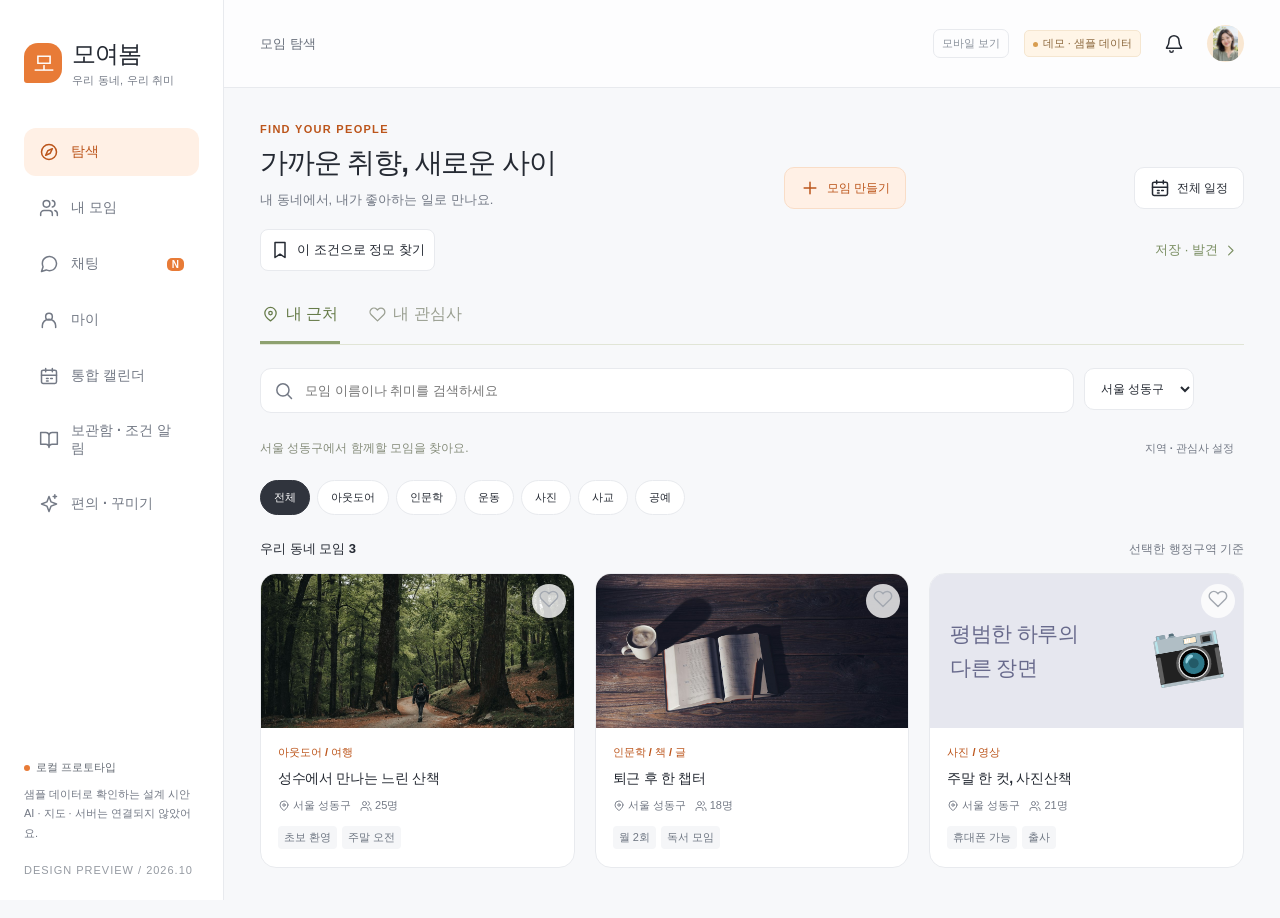
<file: index.html>
<!doctype html>
<html lang="ko">
<head>
  <meta charset="UTF-8">
  <meta name="viewport" content="width=device-width, initial-scale=1">
  <meta name="theme-color" content="#fffaf4">
  <meta name="description" content="모여봄 웹·모바일 프로토타입. 접속한 기기에 맞는 화면으로 연결합니다.">
  <title>모여봄 — 웹·모바일</title>
  <script>
    (() => {
      const query=new URLSearchParams(location.search),requested=query.get('view');
      const ua=navigator.userAgent;
      const mobileDevice=navigator.userAgentData?.mobile===true
        || /Android|iPhone|iPad|iPod|Mobile/i.test(ua)
        || (navigator.platform==='MacIntel'&&navigator.maxTouchPoints>1);
      const unknownTouchDevice=!/Windows NT|X11|CrOS|Macintosh/i.test(ua)
        && matchMedia('(max-width: 880px) and (pointer: coarse)').matches;
      const useMobile=requested==='mobile'||(requested!=='web'&&(mobileDevice||unknownTouchDevice));
      const destination=new URL(useMobile?'mobile.html':'web.html',location.href);
      destination.search=location.search;
      destination.hash=location.hash;
      location.replace(destination.href);
    })();
  </script>
  <style>
    *{box-sizing:border-box}body{margin:0;background:#fffaf4;color:#394132;font:16px/1.7 system-ui,sans-serif;display:grid;place-items:center;min-height:100dvh;padding:24px}main{max-width:420px;text-align:center}h1{font-size:28px;margin:0 0 10px}p{color:#8b9184;font-size:14px}nav{display:flex;gap:12px;justify-content:center;margin-top:24px}a{color:#815e3d;text-decoration:none;background:#fff;border:1px solid #e9dfd2;border-radius:10px;padding:11px 18px}
  </style>
</head>
<body>
  <main>
    <h1>모여봄</h1>
    <p>기기에 맞는 화면으로 연결하고 있어요.</p>
    <nav aria-label="화면 직접 선택"><a href="./mobile.html">모바일 화면</a><a href="./web.html">웹 화면</a></nav>
    <noscript><p>화면을 선택한 뒤 자바스크립트를 켜 주세요.</p></noscript>
  </main>
</body>
</html>
</file>
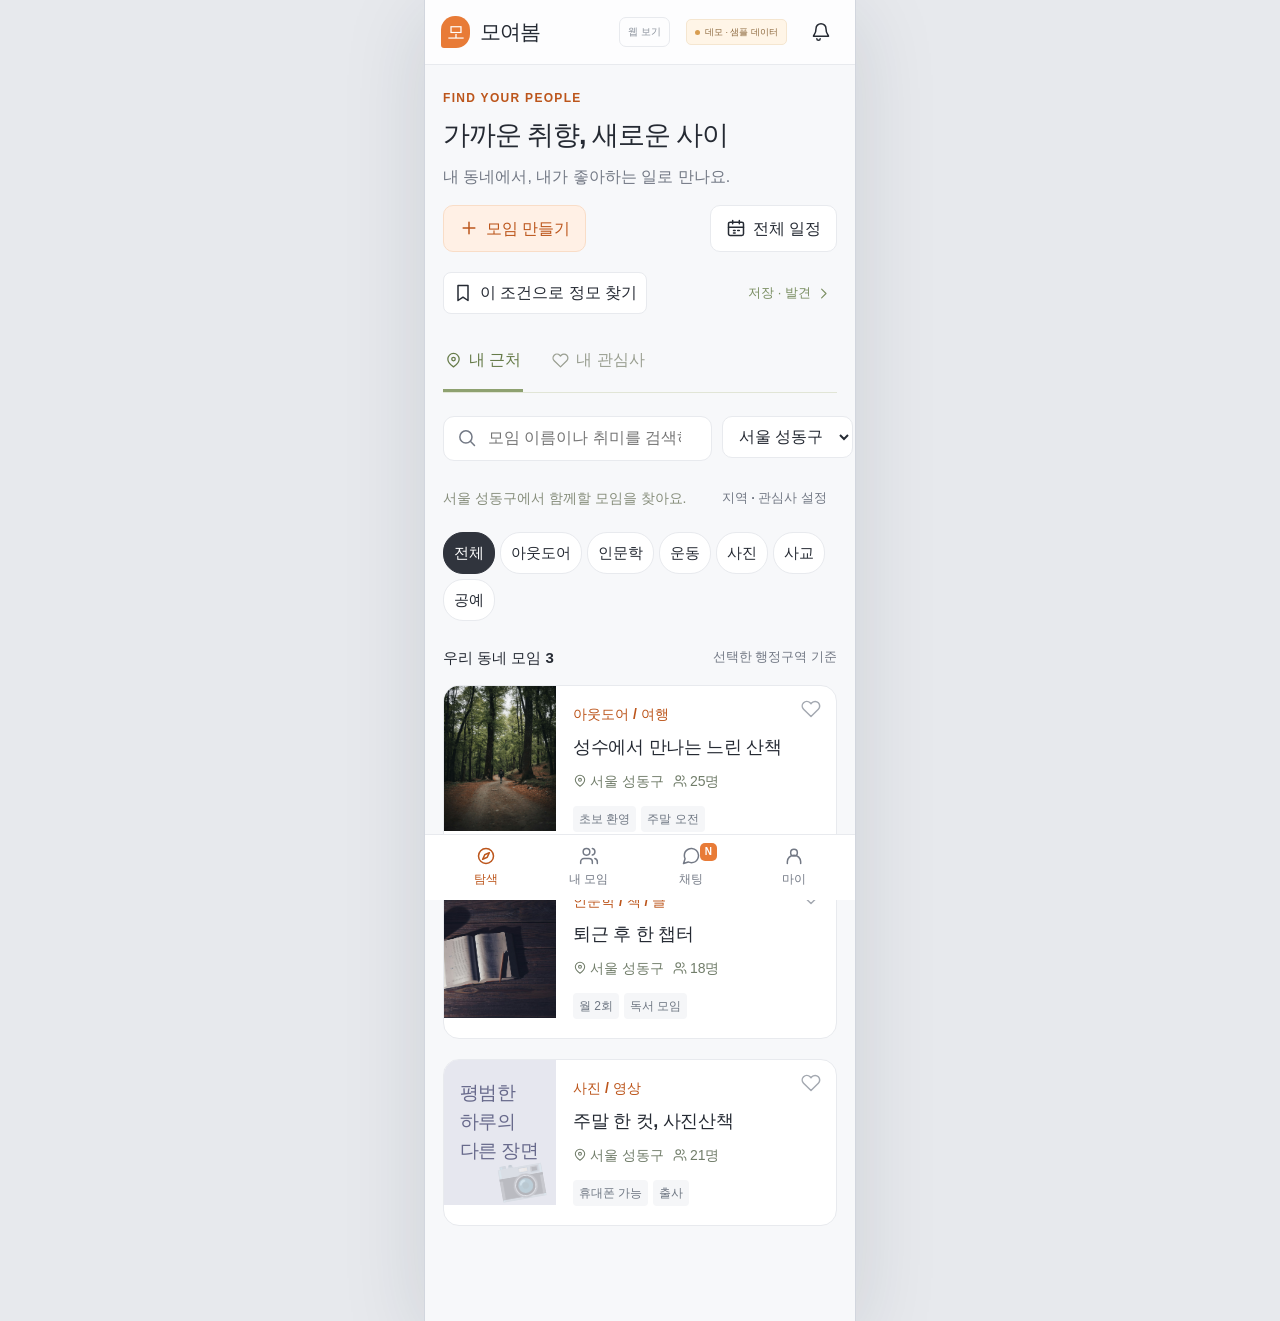
<file: mobile.html>
<!doctype html>
<html lang="ko">
<head>
  <!-- Generated by scripts/build_pages.py. -->
  <base href="./prototype/">
  <meta charset="UTF-8">
  <meta name="viewport" content="width=device-width, initial-scale=1, viewport-fit=cover">
  <meta name="theme-color" content="#fffaf4">
  <meta name="description" content="모여봄 소모임 서비스의 로컬 HTML 프로토타입. 모임 탐색, 정모 등록, 채팅, 대화 요약 흐름을 확인합니다.">
  <title>모여봄 모바일 — 취미와 대화</title>
  <link rel="stylesheet" href="./styles.css?v=102e01768815">
  <link rel="stylesheet" href="./chat-enhancements.css?v=11128536659f">
  <link rel="stylesheet" href="./community.css?v=15007c4db0a6">
  <link rel="stylesheet" href="./emoji-drawer.css?v=972b62fd15b3">
  <link rel="stylesheet" href="./mobile-chat.css?v=31f7796ce0ef">
  <link rel="stylesheet" href="./chat-font.css?v=f6cfdb60fef6">
  <link rel="stylesheet" href="./calendar.css?v=620d14b6eb19">
  <link rel="stylesheet" href="./operations.css?v=27365d15ddfa">
  <link rel="stylesheet" href="./member-tools.css?v=6b0c7a922e16">
  <link rel="stylesheet" href="./product-hub.css?v=f300391ecbcb">
  <link rel="stylesheet" href="./mobile-type.css?v=262c59ab2c10">
  <link rel="stylesheet" href="./couple-chat.css?v=eedf97911690">
  <script src="./assets/map-previews.js?v=c77ced1135c9" defer></script>
  <script src="./sticker-packs.js?v=8349905da78b" defer></script>
  <script src="./couple-story.js?v=db80a83c286b" defer></script>
  <script src="./app.js?v=2c9b698997eb" defer></script>
  <script src="./community.js?v=3f304d2074e2" defer></script>
  <script src="./chat-font.js?v=7aea9af383c0" defer></script>
  <script src="./calendar.js?v=1a031abe36b9" defer></script>
  <script src="./operations.js?v=0731bc4c644c" defer></script>
  <script src="./member-tools.js?v=90a2516181ea" defer></script>
  <script src="./product-hub.js?v=cbdfd4a052fa" defer></script>
  <script src="./couple-chat.js?v=fd558723de2d" defer></script>
</head>
<body>
  <div class="app-shell">
    <aside class="sidebar" aria-label="주요 메뉴">
      <a class="brand" href="#explore" aria-label="모여봄 홈"><span class="brand-mark" aria-hidden="true">모</span><span>모여봄<span class="brand-caption">우리 동네, 우리 취미</span></span></a>
      <nav class="side-nav" id="side-nav"></nav>
      <div class="sidebar-footer"><span class="demo-dot"></span><strong>로컬 프로토타입</strong><p>샘플 데이터로 확인하는 설계 시안<br>AI · 지도 · 서버는 연결되지 않았어요.</p><span class="version">DESIGN PREVIEW / 2026.10</span></div>
    </aside>
    <div class="workspace">
      <header class="app-header"><a class="mobile-brand" href="#explore"><span class="brand-mark" aria-hidden="true">모</span>모여봄</a><div class="breadcrumb" id="breadcrumb">모임 탐색</div><div class="header-actions"><a id="view-switch" class="app-view-switch" href="./mobile.html">모바일 보기</a><span class="demo-badge"><span></span>데모 · 샘플 데이터</span><button class="icon-button notifications-bell" type="button" data-action="inbox" aria-label="알림함"><span aria-hidden="true">♧</span><span class="notification-count" id="notification-count" hidden></span></button><button class="avatar my-avatar" type="button" data-action="my" aria-label="내 프로필">나</button></div></header>
      <main id="main-content" class="main-content"></main>
    </div>
    <nav class="mobile-nav" id="mobile-nav" aria-label="앱 메뉴"></nav>
  </div>
  <div id="modal-root"></div>
  <div class="toast" id="toast" role="status" aria-live="polite" hidden></div>
</body>
</html>
</file>
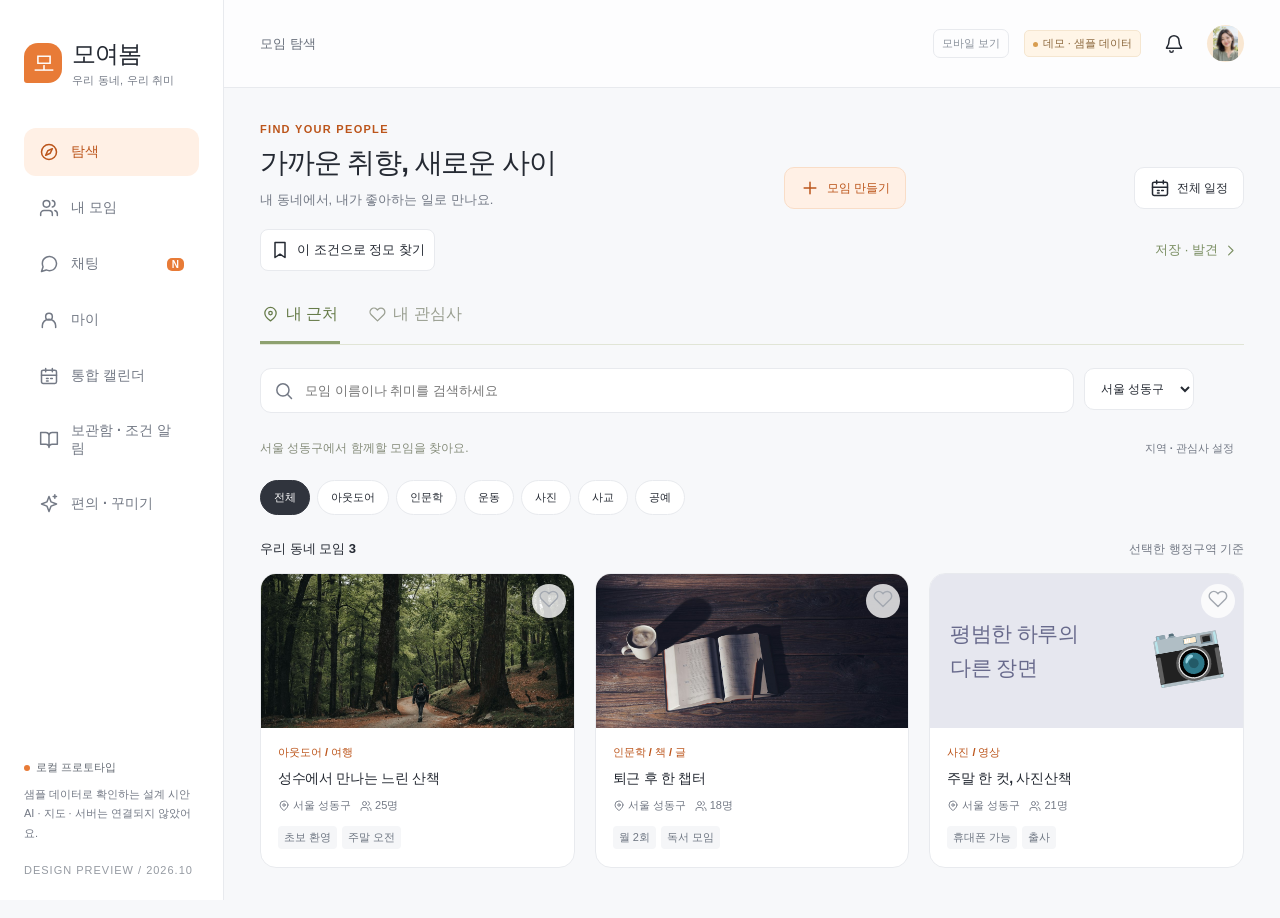
<file: web.html>
<!doctype html>
<html lang="ko">
<head>
  <!-- Generated by scripts/build_pages.py. -->
  <base href="./prototype/">
  <meta charset="UTF-8">
  <meta name="viewport" content="width=1280, viewport-fit=cover">
  <meta name="theme-color" content="#fffaf4">
  <meta name="description" content="모여봄 소모임 서비스의 로컬 HTML 프로토타입. 모임 탐색, 정모 등록, 채팅, 대화 요약 흐름을 확인합니다.">
  <title>모여봄 웹 — 함께하는 취미, 가벼운 대화</title>
  <link rel="stylesheet" href="./styles.css?v=102e01768815">
  <link rel="stylesheet" href="./chat-enhancements.css?v=11128536659f">
  <link rel="stylesheet" href="./community.css?v=15007c4db0a6">
  <link rel="stylesheet" href="./emoji-drawer.css?v=972b62fd15b3">
  <link rel="stylesheet" href="./mobile-chat.css?v=31f7796ce0ef">
  <link rel="stylesheet" href="./chat-font.css?v=f6cfdb60fef6">
  <link rel="stylesheet" href="./calendar.css?v=620d14b6eb19">
  <link rel="stylesheet" href="./operations.css?v=27365d15ddfa">
  <link rel="stylesheet" href="./member-tools.css?v=6b0c7a922e16">
  <link rel="stylesheet" href="./product-hub.css?v=f300391ecbcb">
  <link rel="stylesheet" href="./mobile-type.css?v=262c59ab2c10">
  <link rel="stylesheet" href="./couple-chat.css?v=eedf97911690">
  <link rel="stylesheet" href="./web-view.css?v=31f8b8ebbb92" data-web-view>
  <script src="./assets/map-previews.js?v=c77ced1135c9" defer></script>
  <script src="./sticker-packs.js?v=8349905da78b" defer></script>
  <script src="./couple-story.js?v=db80a83c286b" defer></script>
  <script src="./app.js?v=2c9b698997eb" defer></script>
  <script src="./community.js?v=3f304d2074e2" defer></script>
  <script src="./chat-font.js?v=7aea9af383c0" defer></script>
  <script src="./calendar.js?v=1a031abe36b9" defer></script>
  <script src="./operations.js?v=0731bc4c644c" defer></script>
  <script src="./member-tools.js?v=90a2516181ea" defer></script>
  <script src="./product-hub.js?v=cbdfd4a052fa" defer></script>
  <script src="./couple-chat.js?v=fd558723de2d" defer></script>
</head>
<body class="force-web">
  <div class="app-shell">
    <aside class="sidebar" aria-label="주요 메뉴">
      <a class="brand" href="#explore" aria-label="모여봄 홈"><span class="brand-mark" aria-hidden="true">모</span><span>모여봄<span class="brand-caption">우리 동네, 우리 취미</span></span></a>
      <nav class="side-nav" id="side-nav"></nav>
      <div class="sidebar-footer"><span class="demo-dot"></span><strong>로컬 프로토타입</strong><p>샘플 데이터로 확인하는 설계 시안<br>AI · 지도 · 서버는 연결되지 않았어요.</p><span class="version">DESIGN PREVIEW / 2026.10</span></div>
    </aside>
    <div class="workspace">
      <header class="app-header"><a class="mobile-brand" href="#explore"><span class="brand-mark" aria-hidden="true">모</span>모여봄</a><div class="breadcrumb" id="breadcrumb">모임 탐색</div><div class="header-actions"><a id="view-switch" class="app-view-switch" href="./mobile.html">모바일 보기</a><span class="demo-badge"><span></span>데모 · 샘플 데이터</span><button class="icon-button notifications-bell" type="button" data-action="inbox" aria-label="알림함"><span aria-hidden="true">♧</span><span class="notification-count" id="notification-count" hidden></span></button><button class="avatar my-avatar" type="button" data-action="my" aria-label="내 프로필">나</button></div></header>
      <main id="main-content" class="main-content"></main>
    </div>
    <nav class="mobile-nav" id="mobile-nav" aria-label="앱 메뉴"></nav>
  </div>
  <div id="modal-root"></div>
  <div class="toast" id="toast" role="status" aria-live="polite" hidden></div>
</body>
</html>
</file>
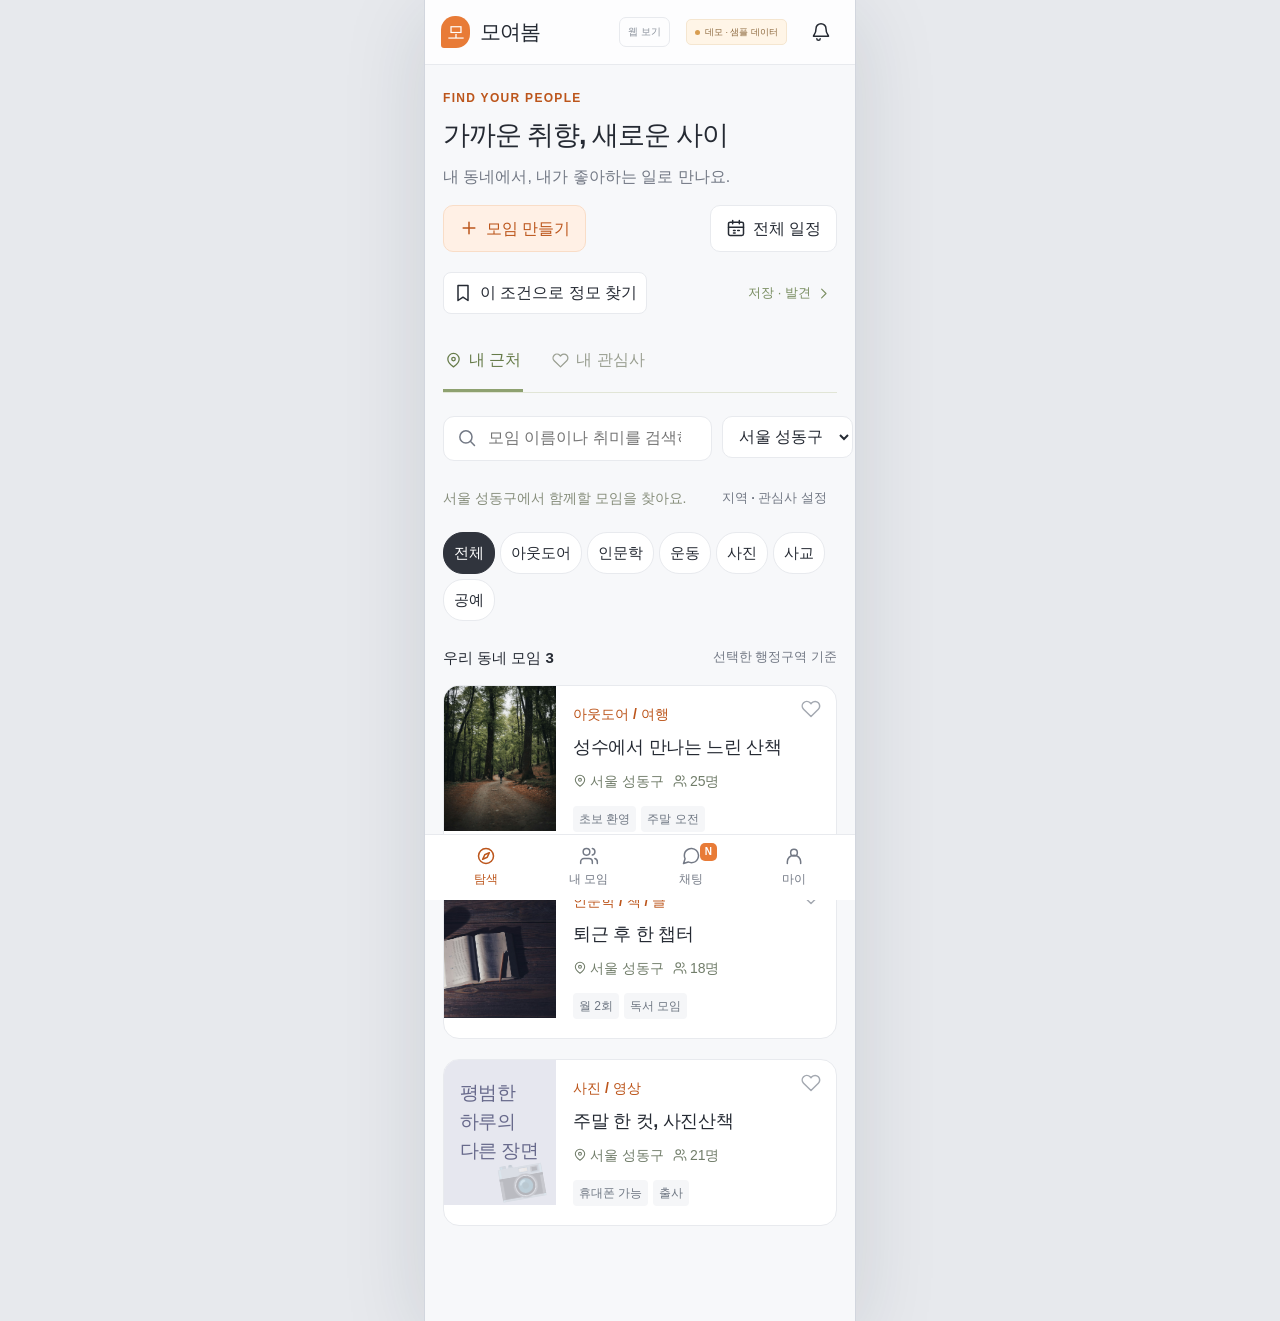
<file: prototype/mobile.html>
<!doctype html>
<html lang="ko">
<head>
  <meta charset="UTF-8">
  <meta name="viewport" content="width=device-width, initial-scale=1, viewport-fit=cover">
  <meta name="theme-color" content="#fffaf4">
  <meta name="description" content="모여봄 소모임 서비스의 로컬 HTML 프로토타입. 모임 탐색, 정모 등록, 채팅, 대화 요약 흐름을 확인합니다.">
  <title>모여봄 모바일 — 취미와 대화</title>
  <link rel="stylesheet" href="./styles.css">
  <link rel="stylesheet" href="./chat-enhancements.css">
  <link rel="stylesheet" href="./community.css">
  <link rel="stylesheet" href="./emoji-drawer.css">
  <link rel="stylesheet" href="./mobile-chat.css">
  <link rel="stylesheet" href="./chat-font.css">
  <link rel="stylesheet" href="./calendar.css">
  <link rel="stylesheet" href="./operations.css">
  <link rel="stylesheet" href="./member-tools.css">
  <link rel="stylesheet" href="./product-hub.css">
  <link rel="stylesheet" href="./mobile-type.css">
  <link rel="stylesheet" href="./couple-chat.css">
  <script src="./assets/map-previews.js" defer></script>
  <script src="./sticker-packs.js" defer></script>
  <script src="./couple-story.js" defer></script>
  <script src="./app.js" defer></script>
  <script src="./community.js" defer></script>
  <script src="./chat-font.js" defer></script>
  <script src="./calendar.js" defer></script>
  <script src="./operations.js" defer></script>
  <script src="./member-tools.js" defer></script>
  <script src="./product-hub.js" defer></script>
  <script src="./couple-chat.js" defer></script>
</head>
<body>
  <div class="app-shell">
    <aside class="sidebar" aria-label="주요 메뉴">
      <a class="brand" href="#explore" aria-label="모여봄 홈"><span class="brand-mark" aria-hidden="true">모</span><span>모여봄<span class="brand-caption">우리 동네, 우리 취미</span></span></a>
      <nav class="side-nav" id="side-nav"></nav>
      <div class="sidebar-footer"><span class="demo-dot"></span><strong>로컬 프로토타입</strong><p>샘플 데이터로 확인하는 설계 시안<br>AI · 지도 · 서버는 연결되지 않았어요.</p><span class="version">DESIGN PREVIEW / 2026.10</span></div>
    </aside>
    <div class="workspace">
      <header class="app-header"><a class="mobile-brand" href="#explore"><span class="brand-mark" aria-hidden="true">모</span>모여봄</a><div class="breadcrumb" id="breadcrumb">모임 탐색</div><div class="header-actions"><a id="view-switch" class="app-view-switch" href="./mobile.html">모바일 보기</a><span class="demo-badge"><span></span>데모 · 샘플 데이터</span><button class="icon-button notifications-bell" type="button" data-action="inbox" aria-label="알림함"><span aria-hidden="true">♧</span><span class="notification-count" id="notification-count" hidden></span></button><button class="avatar my-avatar" type="button" data-action="my" aria-label="내 프로필">나</button></div></header>
      <main id="main-content" class="main-content"></main>
    </div>
    <nav class="mobile-nav" id="mobile-nav" aria-label="앱 메뉴"></nav>
  </div>
  <div id="modal-root"></div>
  <div class="toast" id="toast" role="status" aria-live="polite" hidden></div>
</body>
</html>
</file>
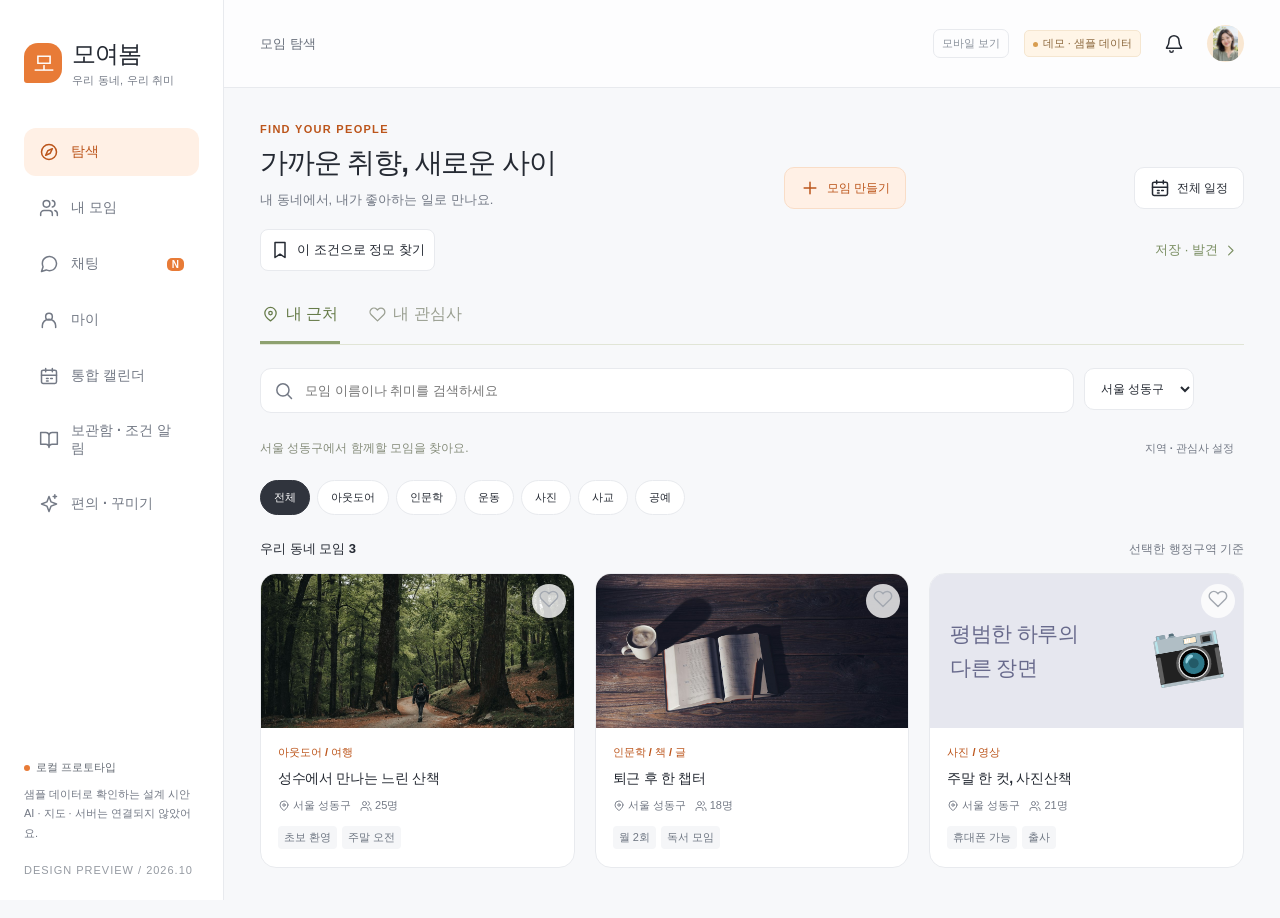
<file: prototype/web.html>
<!doctype html>
<html lang="ko">
<head>
  <meta charset="UTF-8">
  <meta name="viewport" content="width=1280, viewport-fit=cover">
  <meta name="theme-color" content="#fffaf4">
  <meta name="description" content="모여봄 소모임 서비스의 로컬 HTML 프로토타입. 모임 탐색, 정모 등록, 채팅, 대화 요약 흐름을 확인합니다.">
  <title>모여봄 웹 — 함께하는 취미, 가벼운 대화</title>
  <link rel="stylesheet" href="./styles.css">
  <link rel="stylesheet" href="./chat-enhancements.css">
  <link rel="stylesheet" href="./community.css">
  <link rel="stylesheet" href="./emoji-drawer.css">
  <link rel="stylesheet" href="./mobile-chat.css">
  <link rel="stylesheet" href="./chat-font.css">
  <link rel="stylesheet" href="./calendar.css">
  <link rel="stylesheet" href="./operations.css">
  <link rel="stylesheet" href="./member-tools.css">
  <link rel="stylesheet" href="./product-hub.css">
  <link rel="stylesheet" href="./mobile-type.css">
  <link rel="stylesheet" href="./couple-chat.css">
  <link rel="stylesheet" href="./web-view.css" data-web-view>
  <script src="./assets/map-previews.js" defer></script>
  <script src="./sticker-packs.js" defer></script>
  <script src="./couple-story.js" defer></script>
  <script src="./app.js" defer></script>
  <script src="./community.js" defer></script>
  <script src="./chat-font.js" defer></script>
  <script src="./calendar.js" defer></script>
  <script src="./operations.js" defer></script>
  <script src="./member-tools.js" defer></script>
  <script src="./product-hub.js" defer></script>
  <script src="./couple-chat.js" defer></script>
</head>
<body class="force-web">
  <div class="app-shell">
    <aside class="sidebar" aria-label="주요 메뉴">
      <a class="brand" href="#explore" aria-label="모여봄 홈"><span class="brand-mark" aria-hidden="true">모</span><span>모여봄<span class="brand-caption">우리 동네, 우리 취미</span></span></a>
      <nav class="side-nav" id="side-nav"></nav>
      <div class="sidebar-footer"><span class="demo-dot"></span><strong>로컬 프로토타입</strong><p>샘플 데이터로 확인하는 설계 시안<br>AI · 지도 · 서버는 연결되지 않았어요.</p><span class="version">DESIGN PREVIEW / 2026.10</span></div>
    </aside>
    <div class="workspace">
      <header class="app-header"><a class="mobile-brand" href="#explore"><span class="brand-mark" aria-hidden="true">모</span>모여봄</a><div class="breadcrumb" id="breadcrumb">모임 탐색</div><div class="header-actions"><a id="view-switch" class="app-view-switch" href="./mobile.html">모바일 보기</a><span class="demo-badge"><span></span>데모 · 샘플 데이터</span><button class="icon-button notifications-bell" type="button" data-action="inbox" aria-label="알림함"><span aria-hidden="true">♧</span><span class="notification-count" id="notification-count" hidden></span></button><button class="avatar my-avatar" type="button" data-action="my" aria-label="내 프로필">나</button></div></header>
      <main id="main-content" class="main-content"></main>
    </div>
    <nav class="mobile-nav" id="mobile-nav" aria-label="앱 메뉴"></nav>
  </div>
  <div id="modal-root"></div>
  <div class="toast" id="toast" role="status" aria-live="polite" hidden></div>
</body>
</html>
</file>
<file: prototype/styles.css>
:root{--bg:#f7f8fa;--surface:#fff;--text:#252a33;--muted:#737985;--line:#e8eaee;--primary:#e87b37;--primary-deep:#bc551b;--primary-soft:#fff0e5;--yellow:#fff1ae;--chat:#f1f2f4;--green:#367958;--danger:#be4343;--radius:16px;font-family:Inter,-apple-system,BlinkMacSystemFont,"Segoe UI","Malgun Gothic",sans-serif;color:var(--text);background:var(--bg);font-synthesis:none}
*{box-sizing:border-box}body{margin:0}button,input,select,textarea{font:inherit;color:inherit}button,a,input,select,textarea{-webkit-tap-highlight-color:transparent}button{cursor:pointer}button:disabled{cursor:default;opacity:.5}button:focus-visible,a:focus-visible,input:focus-visible,select:focus-visible,textarea:focus-visible{outline:3px solid #dd843c;outline-offset:3px}button{border:0;background:none}a{color:inherit;text-decoration:none}button, a{touch-action:manipulation}img{max-width:100%}h1,h2,h3,p{margin:0}h1{font-size:28px;letter-spacing:-1.1px;font-weight:750}h2{font-size:19px;letter-spacing:-.6px}h3{font-size:16px;letter-spacing:-.3px}svg.icon{width:20px;height:20px;fill:none;stroke:currentColor;stroke-width:1.8;stroke-linecap:round;stroke-linejoin:round;flex:none}button svg.icon{pointer-events:none}.app-shell{max-width:1600px;min-height:100dvh;margin:auto;display:grid;grid-template-columns:224px minmax(0,1fr)}.sidebar{position:sticky;top:0;height:100dvh;background:var(--surface);border-right:1px solid var(--line);padding:38px 24px 24px;display:flex;flex-direction:column}.brand,.mobile-brand{display:flex;gap:10px;align-items:center;font-size:24px;font-weight:800;letter-spacing:-1px}.brand-mark{display:flex;align-items:center;justify-content:center;width:38px;height:40px;border-radius:14px 14px 14px 3px;background:var(--primary);color:#fff;font-size:22px;font-weight:800}.brand-caption{display:block;margin-top:3px;font-size:10px;font-weight:500;letter-spacing:.2px;color:var(--muted)}.side-nav{display:grid;gap:8px;margin-top:56px}.nav-item{display:flex;align-items:center;gap:12px;padding:14px 15px;border-radius:12px;font-size:14px;font-weight:650;color:var(--muted);text-align:left}.nav-item.active{background:var(--primary-soft);color:var(--primary-deep)}.nav-count{margin-left:auto;font-size:10px;background:var(--primary);color:#fff;border-radius:5px;padding:1px 5px}.sidebar-footer{margin-top:auto;padding-top:30px;color:var(--muted);font-size:11px}.sidebar-footer strong{color:#646a73;font-size:11px}.demo-dot{display:inline-block;background:var(--primary);width:6px;height:6px;border-radius:50%;margin-right:6px}.sidebar-footer p{margin:10px 0 20px;line-height:1.8}.version{font-size:9px;letter-spacing:1px;color:#959aa2}.workspace{min-width:0}.app-header{height:88px;display:flex;justify-content:space-between;align-items:center;border-bottom:1px solid var(--line);padding:0 40px;background:rgba(255,255,255,.8)}.breadcrumb{font-size:13px;font-weight:650;color:#69707c}.header-actions{display:flex;align-items:center;gap:16px}.demo-badge{font-size:10px;color:#8c683d;background:#fff5e7;border:1px solid #f5e6d0;border-radius:5px;padding:5px 8px;white-space:nowrap}.demo-badge span{display:inline-block;width:5px;height:5px;border-radius:50%;background:#d89d50;margin-right:5px}.avatar{width:37px;height:37px;border-radius:13px;display:flex;align-items:center;justify-content:center;font-size:12px;font-weight:700;background:#e8eee9;color:#4b6653;flex:none}.my-avatar{background:#f9e7d2;color:#936b3d}.mobile-brand,.mobile-nav{display:none}.main-content{padding:35px 40px 50px;max-width:1240px;margin:auto}.page-heading{display:flex;align-items:end;justify-content:space-between;gap:16px;margin-bottom:25px}.eyebrow{font-size:10px;font-weight:750;letter-spacing:1.3px;color:var(--primary-deep);margin-bottom:9px}.page-heading p{color:var(--muted);font-size:13px;margin-top:9px}.button{display:inline-flex;align-items:center;justify-content:center;gap:7px;min-height:40px;border-radius:10px;padding:10px 15px;font-size:12px;font-weight:650;white-space:nowrap;background:var(--surface);border:1px solid var(--line)}.button.primary{background:var(--primary);border-color:var(--primary);color:#fff}.button.soft{background:var(--primary-soft);color:var(--primary-deep);border-color:#f9ddc7}.button.ghost{background:transparent;border-color:transparent;color:var(--muted)}.button.small{min-height:31px;padding:6px 9px;font-size:11px;border-radius:8px}.button.danger{color:var(--danger)}.icon-button{display:inline-flex;align-items:center;justify-content:center;min-width:36px;min-height:36px;border-radius:10px;flex:none}.icon-button:hover,.button.ghost:hover{background:#eff0f3}.filters{display:grid;grid-template-columns:minmax(0,1fr) 160px;gap:10px;margin-bottom:20px}.search-field{display:flex;align-items:center;gap:9px;background:var(--surface);border:1px solid var(--line);border-radius:11px;padding:0 13px;min-height:45px;color:var(--muted)}.search-field input{width:100%;border:0;outline:0;background:transparent;min-width:0;font-size:13px;height:43px}.search-field:focus-within{outline:2px solid #efb98e;outline-offset:1px}.select{background:var(--surface);border:1px solid var(--line);border-radius:10px;padding:10px 12px;min-width:0;font-size:12px;min-height:42px}.category-list{display:flex;flex-wrap:wrap;gap:7px;margin:0 0 25px}.chip{font-size:11px;border:1px solid var(--line);border-radius:20px;padding:9px 13px;background:var(--surface);white-space:nowrap}.chip.active{background:#30343d;color:#fff;border-color:#30343d}.result-title{display:flex;align-items:center;justify-content:space-between;margin:5px 0 15px;font-size:12px;color:var(--muted)}.result-title strong{color:var(--text);font-size:13px}.group-grid{display:grid;grid-template-columns:repeat(3,minmax(0,1fr));gap:20px}.group-card{border:1px solid var(--line);border-radius:16px;background:var(--surface);overflow:hidden;position:relative;transition:transform .16s,border-color .16s}.group-card:hover{transform:translateY(-3px);border-color:#d0d3da}.group-open{width:100%;padding:0;text-align:left;display:block}.group-cover{height:139px;padding:20px;position:relative;overflow:hidden;display:flex;align-items:end;background:var(--cover-bg,#e9eee8)}.cover-word{font-size:29px;font-weight:800;letter-spacing:-1px;max-width:80%;line-height:1.1;color:var(--cover-fg,#465e4e);z-index:1}.cover-art{position:absolute;width:110px;height:110px;border-radius:50%;background:var(--cover-circle,#d7e1d3);right:-18px;top:-15px;display:flex;justify-content:center;align-items:center;font-size:46px;transform:rotate(-12deg)}.cover-line{position:absolute;height:8px;width:100px;border-radius:20px;background:var(--cover-circle,#d7e1d3);right:12px;bottom:24px;transform:rotate(-30deg)}.group-info{padding:17px 17px 18px}.group-category{font-size:10px;color:var(--primary-deep);margin-bottom:8px;font-weight:650}.group-info h3{font-size:14px;padding-right:18px;margin-bottom:9px;line-height:1.5}.group-meta{display:flex;gap:9px;color:var(--muted);font-size:10px;align-items:center;flex-wrap:wrap}.group-meta span{display:flex;align-items:center;gap:3px}.group-meta svg.icon{width:12px;height:12px}.group-card .like-button{position:absolute;right:10px;bottom:62px;color:#a4a9b1;width:34px;height:34px;border-radius:50%}.like-button.liked{color:#e17b56}.like-button.liked svg{fill:#fce9df;stroke:#e17b56}.tag-row{display:flex;gap:5px;margin-top:13px;flex-wrap:wrap}.tag{font-size:9px;color:#6f7783;background:#f5f6f8;border-radius:4px;padding:4px 6px}.empty-state{padding:50px 20px;text-align:center;background:#fff;border:1px dashed #d7dbe1;border-radius:14px;color:var(--muted);font-size:13px;grid-column:1/-1}.empty-state svg{width:32px!important;height:32px!important;margin-bottom:12px}.empty-state p{margin:7px 0 15px}.section-heading{display:flex;align-items:center;justify-content:space-between;margin:28px 0 16px}.section-heading h2{font-size:17px}.back-link{display:inline-flex;align-items:center;gap:5px;font-size:12px;color:var(--muted);margin-bottom:18px}.group-detail{background:var(--surface);border:1px solid var(--line);border-radius:18px;overflow:hidden}.detail-cover{height:154px;padding:30px 32px;--cover-bg:#e9eee8;background:var(--cover-bg);position:relative;overflow:hidden}.detail-cover .cover-word{font-size:39px}.detail-cover .cover-art{height:200px;width:200px;font-size:85px;right:45px;top:-25px}.detail-cover .cover-line{height:12px;width:210px;right:20px;bottom:30px}.detail-heading{padding:25px 28px 20px;display:flex;justify-content:space-between;gap:16px;align-items:start}.detail-heading h1{font-size:23px;margin:7px 0 12px}.detail-actions{display:flex;gap:8px;align-items:center;flex-wrap:wrap;justify-content:end;max-width:260px;padding-top:8px}.detail-tabs{display:grid;grid-template-columns:repeat(4,1fr);padding:0 28px;border-bottom:1px solid var(--line)}.detail-tab{padding:15px 3px;font-size:12px;font-weight:650;border-bottom:2px solid transparent;color:var(--muted)}.detail-tab.active{color:var(--primary-deep);border-bottom-color:var(--primary)}.detail-body{padding:26px 28px 30px}.intro-layout{display:grid;grid-template-columns:minmax(0,1fr) 270px;gap:32px}.intro-copy p{font-size:13px;line-height:1.95;color:#636b77;white-space:pre-line;margin:12px 0 20px}.info-line{display:flex;gap:9px;align-items:center;font-size:12px;color:var(--muted);margin:13px 0}.info-line svg{width:17px!important;height:17px!important}.meetup-card{border:1px solid var(--line);border-radius:13px;padding:17px;text-align:left;width:100%;background:#fff}.meetup-card .meetup-date{font-size:10px;font-weight:700;color:var(--primary-deep);margin-bottom:10px}.meetup-card h3{margin-bottom:10px;font-size:14px}.meetup-card p{font-size:11px;color:var(--muted);line-height:1.8}.meetup-card .button{margin-top:15px;width:100%}.pill{display:inline-block;background:#f0f4ee;color:#5a755b;padding:4px 7px;border-radius:5px;font-size:9px;font-weight:600}.board-row{display:flex;gap:16px;align-items:center;padding:19px 0;border-bottom:1px solid var(--line);width:100%;text-align:left}.board-badge{background:var(--primary-soft);color:var(--primary-deep);border-radius:5px;font-size:9px;padding:4px 6px;flex:none}.board-text{flex:1;min-width:0}.board-text strong{font-size:13px;display:block;margin-bottom:5px}.board-text span{font-size:10px;color:var(--muted)}.board-comment{font-size:10px;color:var(--muted)}.photo-grid{display:grid;grid-template-columns:repeat(3,1fr);gap:12px}.sample-photo{position:relative;aspect-ratio:1.35;border-radius:12px;overflow:hidden;display:flex;align-items:center;justify-content:center;font-size:48px;background:var(--photo-bg,#e1e8dd)}.sample-photo:before{content:"";position:absolute;width:120%;height:55%;bottom:-17%;left:25%;border-radius:50%;background:var(--photo-shape,#b6c6ad);transform:rotate(-15deg)}.sample-photo span{z-index:1}.sample-photo small{position:absolute;z-index:2;bottom:10px;left:12px;font-size:9px;background:rgba(255,255,255,.8);padding:3px 5px;border-radius:4px;color:#576250}.meetup-grid{display:grid;grid-template-columns:repeat(2,minmax(0,1fr));gap:14px}.list-surface{background:var(--surface);border:1px solid var(--line);border-radius:16px;overflow:hidden}.chat-list-row{display:flex;align-items:center;gap:14px;padding:21px 23px;border-bottom:1px solid var(--line);text-align:left;width:100%}.chat-list-row:last-child{border:0}.chat-room-avatar{width:50px;height:50px;background:#e8eee5;display:flex;align-items:center;justify-content:center;border-radius:17px;font-size:25px;flex:none}.chat-list-text{flex:1;min-width:0}.chat-list-text strong{font-size:14px;display:block;margin-bottom:7px}.chat-list-text p{font-size:12px;color:var(--muted);overflow:hidden;white-space:nowrap;text-overflow:ellipsis}.chat-list-meta{text-align:right;font-size:10px;color:var(--muted)}.unread-dot{background:var(--primary);color:#fff;border-radius:7px;padding:3px 6px;display:table;margin:9px 0 0 auto;font-size:9px}.profile-panel{background:#fff;border:1px solid var(--line);border-radius:17px;padding:25px;display:flex;gap:15px;align-items:center}.profile-panel .avatar{width:60px;height:60px;border-radius:21px;font-size:20px}.profile-panel h2{font-size:20px;margin-bottom:7px}.profile-panel p{font-size:12px;color:var(--muted)}.profile-stats{display:grid;grid-template-columns:repeat(3,1fr);gap:12px;margin:18px 0}.profile-stat{background:#fff;border:1px solid var(--line);border-radius:12px;padding:20px}.profile-stat strong{font-size:24px;display:block;margin-top:8px}.profile-stat span{font-size:11px;color:var(--muted)}.profile-settings{padding:22px;background:#fff;border:1px solid var(--line);border-radius:12px}.profile-settings h3{margin-bottom:15px}.profile-settings p{font-size:12px;color:var(--muted);margin:8px 0;line-height:1.8}.main-content.chat-mode{max-width:none;padding:0}.chat-layout{display:flex;height:calc(100dvh - 88px);min-height:500px}.chat-room{display:flex;flex-direction:column;flex:1;min-width:0;background:var(--chat)}.chat-header{min-height:75px;background:#fff;border-bottom:1px solid var(--line);display:flex;align-items:center;gap:12px;padding:14px 24px}.chat-header .chat-room-avatar{width:39px;height:39px;border-radius:13px;font-size:20px}.chat-heading{flex:1;min-width:0}.chat-heading h2{font-size:15px;margin-bottom:4px}.chat-heading p{font-size:10px;color:var(--muted)}.chat-tools{display:flex;gap:6px;align-items:center}.chat-tools .button{font-size:11px;padding:8px 10px;min-height:35px}.chat-tools .button svg{width:16px;height:16px}.pinned-meetup{display:flex;align-items:center;gap:9px;padding:10px 24px;background:#fffdf6;border-bottom:1px solid #eee8d9;font-size:11px;text-align:left;width:100%;min-height:41px}.pinned-meetup>svg{width:15px;height:15px;color:#a28442}.pinned-meetup span{flex:1;min-width:0;overflow:hidden;text-overflow:ellipsis;white-space:nowrap}.pinned-meetup small{font-size:9px;color:var(--muted)}.chat-stream-wrap{position:relative;flex:1;min-height:0}.message-stream{height:100%;overflow-y:auto;padding:24px 28px 40px;scroll-behavior:auto;overscroll-behavior:contain}.chat-date{text-align:center;font-size:10px;color:#8b9098;margin:10px 0 24px}.chat-date span{background:#e8e9ec;border-radius:14px;padding:5px 10px}.unread-divider{display:flex;align-items:center;gap:10px;font-size:9px;color:#b98046;margin:20px 0}.unread-divider:before,.unread-divider:after{content:"";height:1px;flex:1;background:#e8d7bd}.message{display:flex;align-items:start;gap:9px;margin:0 0 20px;scroll-margin:70px}.message .avatar{width:32px;height:32px;border-radius:11px;font-size:11px}.message-main{max-width:76%;min-width:0}.message-name{font-size:10px;color:#747b86;margin-bottom:6px}.message-row{display:flex;gap:7px;align-items:end}.message-bubble{background:#fff;border:1px solid #e9eaed;padding:11px 13px;border-radius:3px 14px 14px 14px;font-size:12px;line-height:1.75;overflow-wrap:anywhere}.message-time{font-size:9px;color:#9297a0;white-space:nowrap;flex:none;padding-bottom:2px}.message.self{justify-content:end}.message.self .message-main{max-width:78%}.message.self .message-row{flex-direction:row-reverse}.message.self .message-bubble{background:var(--yellow);border-color:#efe2a9;border-radius:14px 3px 14px 14px}.message.self .message-name{text-align:right}.message.highlighted .message-bubble{outline:3px solid #e69b4a;outline-offset:3px}.message-photo{max-width:240px;max-height:200px;object-fit:contain;border-radius:8px;display:block;margin-bottom:6px}.chat-location-card{display:block;text-align:left;min-width:190px;padding:11px 0 0;border-top:1px solid var(--line);margin-top:11px;font-size:11px;line-height:1.7;color:var(--primary-deep)}.chat-location-card strong{display:block;color:var(--text);font-size:12px}.chat-location-card span{display:flex;align-items:center;gap:4px;font-size:10px}.chat-location-card svg{width:13px!important;height:13px!important}.jump-latest{position:absolute;right:20px;bottom:14px;background:#fff;border:1px solid #e3e5e9;box-shadow:0 4px 16px #242a3512;padding:10px 13px;display:flex;gap:6px;align-items:center;border-radius:20px;font-size:11px;z-index:2}.jump-latest svg{width:15px!important;height:15px!important}.composer{border-top:1px solid var(--line);background:#fff;padding:13px 20px 12px}.composer-row{display:flex;gap:10px;align-items:end}.composer textarea{border:0;resize:none;min-height:39px;max-height:100px;padding:9px 0;flex:1;min-width:0;background:#fff;outline:0;font-size:13px;line-height:1.5}.composer .send-button{min-width:36px;min-height:36px;border-radius:11px;background:var(--primary);color:#fff;display:flex;align-items:center;justify-content:center}.composer .send-button:disabled{background:#efc9ac}.composer-note{font-size:9px;color:#9398a0;padding-left:45px;margin-top:3px}.attach-preview{display:flex;align-items:center;gap:10px;background:#faf9f7;border:1px solid var(--line);padding:8px;border-radius:10px;margin-bottom:10px}.attach-preview img{width:50px;height:50px;border-radius:7px;object-fit:cover}.attach-preview span{flex:1;min-width:0;font-size:11px;overflow-wrap:anywhere}.attach-preview small{display:block;color:var(--muted);margin-top:4px;font-size:9px}.summary-panel{width:338px;flex:none;display:flex;flex-direction:column;background:#fff;border-left:1px solid var(--line);min-width:0}.summary-header{display:flex;align-items:center;justify-content:space-between;padding:21px 20px 15px}.summary-header h2{display:flex;align-items:center;gap:7px;font-size:16px}.summary-header h2 svg{color:var(--primary)}.summary-private{font-size:10px;background:#f4f5f7;border-radius:5px;padding:5px 7px;margin:0 20px 16px;display:flex;gap:5px;align-items:center;color:var(--muted);align-self:start}.summary-private svg{width:12px!important;height:12px!important}.summary-content{overflow:auto;min-height:0;padding:0 20px 24px;flex:1}.summary-label{display:block;font-size:10px;font-weight:650;color:#737986;margin-bottom:7px}.target-tabs{display:grid;grid-template-columns:1fr 1fr;background:#f4f5f7;padding:3px;border-radius:9px;gap:3px;margin-bottom:14px}.target-tabs button{font-size:11px;border-radius:7px;padding:9px 3px;color:var(--muted)}.target-tabs button.active{background:#fff;box-shadow:0 1px 4px #00000009;color:var(--text);font-weight:650}.summary-filterrow{display:grid;grid-template-columns:1fr;gap:12px;margin:0 0 14px}.summary-filterrow.person{grid-template-columns:1fr 1fr}.summary-filterrow .select{width:100%;font-size:11px;padding:9px 8px;min-height:37px}.summary-generate{width:100%;margin-bottom:12px}.summary-demo{font-size:10px;color:#9b774c;line-height:1.75;background:#fff9ef;border-radius:8px;padding:10px;margin-bottom:19px}.summary-meta{font-size:10px;color:var(--muted);border-bottom:1px solid var(--line);padding-bottom:12px;margin-bottom:3px;line-height:1.8}.summary-meta strong{display:block;font-size:12px;color:var(--text);margin-bottom:2px}.summary-item{padding:16px 0;border-bottom:1px solid var(--line)}.summary-item .summary-tag{font-size:9px;font-weight:650;display:block;color:var(--primary-deep);margin-bottom:7px}.summary-item p{font-size:12px;line-height:1.85}.source-links{display:flex;gap:5px;flex-wrap:wrap;margin-top:8px}.source-button{display:inline-flex;align-items:center;gap:4px;color:#7b818b;background:#f5f6f8;border-radius:5px;font-size:9px;padding:5px 7px}.source-button svg{width:11px!important;height:11px!important}.summary-loading,.summary-empty{padding:35px 8px;text-align:center;color:var(--muted);font-size:12px;line-height:1.9}.loading-ring{width:20px;height:20px;border:2px solid #f1d5bd;border-top-color:var(--primary);border-radius:50%;margin:0 auto 13px;animation:spin .7s linear infinite}@keyframes spin{to{transform:rotate(360deg)}}.summary-footer{padding:11px 20px;border-top:1px solid var(--line);font-size:9px;color:#9a9ea6;line-height:1.7}.modal-backdrop{position:fixed;inset:0;background:#1d25395e;z-index:50;display:flex;align-items:center;justify-content:center;padding:28px;backdrop-filter:blur(3px)}.modal{background:#fff;width:100%;max-width:560px;max-height:calc(100dvh - 56px);border-radius:19px;box-shadow:0 24px 80px #10182a2b;display:flex;flex-direction:column}.modal.wide{max-width:680px}.modal-header{display:flex;justify-content:space-between;align-items:center;border-bottom:1px solid var(--line);padding:18px 23px;gap:15px}.modal-header h2{font-size:17px}.modal-body{padding:23px;overflow:auto;min-height:0;overscroll-behavior:contain}.modal-footer{display:flex;gap:8px;justify-content:end;border-top:1px solid var(--line);padding:15px 23px}.modal-footer .button.primary{min-width:110px}.modal-subtitle{font-size:12px;color:var(--muted);line-height:1.9;margin:8px 0 20px}.member-row{display:flex;align-items:center;gap:12px;padding:13px 0;border-bottom:1px solid var(--line)}.member-row>div:nth-child(2){flex:1}.member-row strong{font-size:13px;display:block;margin-bottom:4px}.member-row span{font-size:10px;color:var(--muted)}.location-card{border:1px solid var(--line);border-radius:12px;padding:14px;margin:16px 0}.location-name{display:flex;gap:7px;align-items:center;font-size:13px;font-weight:650}.location-name svg{width:16px!important;height:16px!important;color:var(--primary-deep)}.location-card p{font-size:11px;color:var(--muted);margin:8px 0;line-height:1.8}.map-placeholder{min-height:165px;display:flex;align-items:center;justify-content:center;flex-direction:column;gap:9px;background:#f1f3f4;border:1px solid #e4e7e9;border-radius:10px;text-align:center;padding:22px;color:#8b929b;font-size:12px;margin:12px 0}.map-placeholder svg{width:27px!important;height:27px!important;color:#8d969e}.map-placeholder small{font-size:10px;line-height:1.7;color:#8b929b}.map-linkrow{display:flex;gap:7px;flex-wrap:wrap}.map-linkrow .button{font-size:10px;flex:1;min-height:35px;padding:7px 9px}.route-flow{border:1px solid #e8dfd0;background:#fffcf7;border-radius:11px;padding:15px;margin:15px 0}.route-flow h3{font-size:13px;margin-bottom:7px}.route-flow p{font-size:11px;line-height:1.85;color:var(--muted);margin-bottom:12px}.route-flow .button{font-size:11px;margin:3px 3px 3px 0}.route-points{display:grid;gap:10px;margin:13px 0;font-size:12px}.route-point{display:flex;gap:8px;align-items:center}.point{width:7px;height:7px;border-radius:50%;background:#98a39c}.point.end{background:var(--primary)}.form-field{margin-bottom:18px}.form-field>label{display:block;font-size:12px;font-weight:650;margin-bottom:8px}.form-input,.form-textarea{width:100%;border:1px solid #dfe3e8;border-radius:9px;padding:11px 12px;background:#fff;font-size:13px;min-width:0}.form-textarea{resize:vertical;min-height:80px;line-height:1.8}.form-row{display:grid;grid-template-columns:1fr 1fr;gap:12px}.form-hint{font-size:10px;color:var(--muted);line-height:1.7;margin-top:6px}.place-results{border:1px solid var(--line);border-radius:9px;overflow:hidden;margin-top:8px}.place-result{display:block;text-align:left;width:100%;border-bottom:1px solid var(--line);padding:11px 12px;font-size:12px}.place-result:last-child{border:0}.place-result small{display:block;font-size:10px;margin-top:4px;color:var(--muted)}.place-result:hover,.place-result.selected{background:var(--primary-soft)}.selected-place{background:#f4f7f2;border:1px solid #e0e8dc;border-radius:9px;padding:12px;margin-top:9px;font-size:12px}.selected-place small{display:block;color:var(--muted);margin-top:4px;font-size:10px}.form-error{font-size:12px;color:var(--danger);background:#fff3f1;padding:10px;border-radius:7px;margin-bottom:14px}.meetup-modal-title{font-size:23px;line-height:1.45;margin:8px 0 16px;letter-spacing:-.6px}.meetup-details{display:grid;gap:11px;font-size:12px;color:#616b77;margin-bottom:18px}.meetup-details>div{display:flex;gap:9px;align-items:start}.meetup-details svg{width:17px!important;height:17px!important}.toast{position:fixed;bottom:30px;left:50%;transform:translateX(-50%);z-index:100;background:#303641;color:#fff;box-shadow:0 8px 30px #0002;padding:13px 20px;border-radius:12px;max-width:min(90vw,520px);font-size:12px;line-height:1.65;text-align:center}.note-box{background:#f4f5f7;border-radius:10px;padding:15px;color:var(--muted);font-size:11px;line-height:1.9}.article-copy{font-size:13px;line-height:2;white-space:pre-line;color:#555f6c}.article-meta{font-size:10px;color:var(--muted);margin:10px 0 20px}.inline-count{color:var(--muted);font-weight:400;font-size:12px;margin-left:6px}[hidden]{display:none!important}.sr-only{position:absolute;width:1px;height:1px;overflow:hidden;clip:rect(0,0,0,0);white-space:nowrap}
@media(min-width:1500px){.main-content{padding-top:44px}.group-cover{height:160px}.group-grid{gap:24px}}
@media(max-width:1180px){.app-shell{grid-template-columns:190px minmax(0,1fr)}.sidebar{padding:30px 18px}.brand{font-size:22px}.main-content{padding:30px 28px}.app-header{padding:0 28px}.group-grid{grid-template-columns:repeat(2,minmax(0,1fr))}.intro-layout{grid-template-columns:minmax(0,1fr) 240px;gap:20px}.summary-panel{width:310px}.chat-header{padding:14px 18px}.chat-tools .demo-incoming{font-size:0;padding:8px}.chat-tools .demo-incoming svg{width:17px;height:17px}.message-stream{padding:20px 19px}.detail-heading{display:block}.detail-actions{max-width:none;justify-content:start;padding-top:15px}}
@media(max-width:880px){.app-shell{grid-template-columns:160px minmax(0,1fr)}.sidebar{padding:29px 12px}.brand{font-size:20px;gap:7px}.brand-mark{width:33px;height:36px;font-size:19px}.brand-caption{font-size:8px}.nav-item{font-size:12px;padding:13px 10px;gap:8px}.main-content{padding:25px 22px}.app-header{padding:0 22px;height:75px}.intro-layout{grid-template-columns:1fr}.detail-cover .cover-art{right:0}.summary-panel{position:fixed;top:0;bottom:0;right:0;width:360px;z-index:40;box-shadow:-12px 0 50px #1c25352b}.summary-scrim{position:fixed;inset:0;background:#1b253750;z-index:39}.chat-layout{height:calc(100dvh - 75px)}.detail-heading,.detail-body{padding:22px}.detail-tabs{padding:0 22px}.filters{grid-template-columns:minmax(0,1fr) 140px}.page-heading h1{font-size:25px}.photo-grid{grid-template-columns:repeat(2,1fr)}}
@media(max-width:680px){.app-shell{display:block;min-height:100dvh}.sidebar{display:none}.app-header{height:65px;padding:0 19px;background:#fff}.mobile-brand{display:flex;font-size:21px;gap:7px}.mobile-brand .brand-mark{width:28px;height:31px;font-size:17px;border-radius:10px 10px 10px 2px}.breadcrumb{display:none}.header-actions{gap:9px}.header-actions .avatar{width:31px;height:31px;border-radius:11px;font-size:10px}.demo-badge{font-size:8px;padding:4px 6px}.main-content{padding:25px 19px 100px}.page-heading{margin-bottom:21px}.page-heading h1{font-size:25px}.page-heading p{font-size:11px;line-height:1.8;margin-top:7px}.eyebrow{font-size:9px;margin-bottom:8px}.page-heading .button{font-size:10px;padding:8px 10px;min-height:34px}.page-heading .button svg{width:15px;height:15px}.filters{grid-template-columns:minmax(0,1fr) 114px;gap:8px;margin-bottom:15px}.search-field{padding:0 10px;min-height:42px}.search-field svg{width:16px;height:16px}.search-field input{font-size:12px;height:40px}.select{font-size:11px;padding:8px;min-height:42px}.category-list{gap:6px;margin-bottom:22px}.chip{font-size:10px;padding:8px 10px}.result-title{font-size:10px}.result-title strong{font-size:12px}.group-grid{gap:12px}.group-cover{height:117px;padding:15px 12px}.cover-word{font-size:23px}.cover-art{font-size:37px;width:85px;height:85px;right:-17px;top:-12px}.cover-line{width:80px;height:6px;right:0;bottom:19px}.group-info{padding:13px 12px 15px}.group-category{font-size:8px;margin-bottom:6px}.group-info h3{font-size:12px;margin-bottom:8px;padding-right:10px;line-height:1.6}.group-meta{font-size:9px;gap:5px}.group-meta svg{width:10px!important;height:10px!important}.tag-row{gap:4px;margin-top:11px}.tag{font-size:8px;padding:3px 5px}.group-card{border-radius:13px}.group-card .like-button{right:5px;bottom:59px;width:28px;height:28px}.like-button svg{width:17px;height:17px}.mobile-nav{display:grid;grid-template-columns:repeat(4,1fr);position:fixed;left:0;bottom:0;right:0;background:#fffffffa;border-top:1px solid var(--line);padding:7px 10px calc(7px + env(safe-area-inset-bottom));z-index:20;backdrop-filter:blur(10px)}.mobile-nav .nav-item{display:flex;flex-direction:column;gap:5px;align-items:center;justify-content:center;padding:3px;min-height:44px;font-size:9px;border-radius:0;background:transparent;position:relative}.mobile-nav .nav-count{position:absolute;top:-1px;left:55%;font-size:8px}.mobile-nav .nav-item.active{color:var(--primary-deep)}.mobile-nav svg{width:20px;height:20px}.detail-cover{height:140px;padding:27px 23px}.detail-cover .cover-word{font-size:32px}.detail-cover .cover-art{width:165px;height:165px;font-size:65px;right:-24px;top:-15px}.detail-heading,.detail-body{padding:21px 18px}.detail-heading h1{font-size:21px}.detail-tabs{padding:0 18px}.detail-tab{font-size:11px}.detail-actions .button{font-size:11px}.detail-body .intro-copy p{font-size:12px}.detail-cover .cover-line{width:130px;right:0}.group-detail{border-radius:15px}.meetup-grid{grid-template-columns:1fr}.detail-actions{gap:6px}.back-link{font-size:11px}.profile-stats{gap:8px}.profile-stat{padding:15px 12px}.profile-stat strong{font-size:22px}.profile-stat span{font-size:10px}.chat-list-row{padding:18px 15px;gap:11px}.chat-list-text strong{font-size:12px}.chat-list-text p{font-size:11px}.chat-room-avatar{width:44px;height:44px;font-size:22px;border-radius:15px}.chat-list-meta{font-size:9px}.main-content.chat-mode{padding:0}.chat-layout{height:calc(100dvh - 65px - 63px - env(safe-area-inset-bottom));min-height:360px}.chat-header{min-height:66px;padding:11px 12px;gap:8px}.chat-header .chat-room-avatar{display:none}.chat-header .icon-button{min-width:29px}.chat-heading h2{font-size:13px;white-space:nowrap;overflow:hidden;text-overflow:ellipsis}.chat-heading p{font-size:9px}.chat-tools{gap:3px}.chat-tools .button{min-height:33px;padding:7px 8px;font-size:10px;gap:5px}.chat-tools .demo-incoming{padding:7px;font-size:0}.chat-tools .button svg{width:15px;height:15px}.pinned-meetup{padding:10px 17px;font-size:10px;gap:6px}.pinned-meetup small{display:none}.message-stream{padding:18px 13px 30px}.message{gap:7px;margin-bottom:18px}.message .avatar{width:29px;height:29px;border-radius:10px;font-size:10px}.message-main{max-width:78%}.message-bubble{font-size:11px;padding:10px 11px;line-height:1.8}.message-name{font-size:9px;margin-bottom:5px}.message-time{font-size:8px}.message-row{gap:5px}.chat-date{font-size:9px;margin:8px 0 20px}.composer{padding:9px 10px 7px}.composer-row{gap:7px}.composer textarea{font-size:16px;min-height:36px;padding:7px 0}.composer .icon-button{min-width:33px;min-height:36px}.composer-note{font-size:8px;padding-left:40px;margin-top:1px}.composer .send-button{min-height:34px;min-width:34px;border-radius:10px}.composer .send-button svg{width:17px;height:17px}.jump-latest{font-size:10px;right:13px;bottom:10px;padding:9px 11px}.summary-panel{top:65px;bottom:63px;width:100%;max-width:430px;border-radius:19px 0 0 19px}.summary-header{padding:18px 20px 13px}.summary-header h2{font-size:16px}.summary-scrim{top:65px;bottom:63px}.summary-content{padding-bottom:18px}.summary-item p{font-size:13px}.summary-meta{font-size:10px}.summary-filterrow .select{font-size:12px}.modal-backdrop{padding:14px}.modal{max-height:calc(100dvh - 28px);border-radius:16px}.modal-header{padding:15px 17px}.modal-header h2{font-size:15px}.modal-body{padding:18px}.modal-footer{padding:13px 17px}.modal-footer .button{font-size:11px}.meetup-modal-title{font-size:21px}.form-input,.form-textarea{font-size:16px;padding:10px}.form-row{grid-template-columns:1fr}.form-field{margin-bottom:17px}.form-field>label{font-size:11px}.map-placeholder{min-height:145px;font-size:11px}.map-linkrow .button{min-height:40px}.toast{bottom:83px;font-size:11px;padding:12px 16px}.photo-grid{gap:8px}.sample-photo{font-size:38px}.sample-photo small{font-size:8px;left:8px;bottom:8px}.board-row{gap:10px;padding:17px 0}.board-text strong{font-size:12px}.board-text span{font-size:9px}.board-badge{font-size:8px}.board-comment{font-size:9px}.profile-panel{padding:20px}.profile-panel p{font-size:11px}.section-heading{margin-top:24px}.section-heading h2{font-size:16px}}
@media(max-width:360px){.main-content{padding-left:14px;padding-right:14px}.group-grid{gap:9px}.group-info{padding:12px 10px}.cover-word{font-size:21px}.group-cover{height:109px}.group-info h3{font-size:11px}.tag{font-size:7px}.group-meta{font-size:8px}.chat-tools .demo-incoming{display:none}.detail-actions .button{padding:9px 11px}.summary-panel{border-radius:0}.app-header{padding:0 14px}.map-linkrow .button{font-size:9px}.group-card .like-button{bottom:60px}}
@media(prefers-reduced-motion:reduce){*,*:before,*:after{scroll-behavior:auto!important;animation-duration:.01ms!important;transition:none!important}}
/* Keep the working prototype readable at phone sizes as well as desktop. */
.brand-caption,.demo-badge,.version,.eyebrow,.group-category,.group-meta,.tag,.meetup-card .meetup-date,.meetup-card p,.pill,.board-badge,.board-text span,.board-comment,.sample-photo small,.chat-list-meta,.unread-dot,.profile-stat span,.chat-heading p,.pinned-meetup,.pinned-meetup small,.chat-date,.unread-divider,.message-name,.message-time,.chat-location-card span,.composer-note,.attach-preview small,.summary-label,.summary-private,.summary-demo,.summary-meta,.summary-item .summary-tag,.source-button,.summary-footer,.member-row span,.location-card p,.map-placeholder small,.form-hint,.selected-place small,.article-meta{font-size:11px}
.message-bubble,.summary-item p,.meetup-card h3,.board-text strong,.intro-copy p,.profile-settings p,.chat-list-text p,.route-flow p{font-size:13px}
.summary-filterrow .select,.target-tabs button,.summary-generate,.map-linkrow .button{font-size:12px}
.chat-location-card{min-width:0}.summary-meta strong{font-size:13px}.sidebar-footer{font-size:11px}.sidebar-footer strong{font-size:11px}.profile-panel p{line-height:1.8}.group-card .like-button{top:10px;bottom:auto;right:8px;background:#ffffffc9}.group-card .like-button.liked{background:#fff2e8}
@media(max-width:680px){
 .page-heading p,.result-title,.result-title strong,.group-category,.group-meta,.tag,.eyebrow,.demo-badge,.board-text span,.board-badge,.board-comment,.sample-photo small,.chat-heading p,.pinned-meetup,.chat-date,.unread-divider,.message-name,.message-time,.composer-note,.summary-label,.summary-private,.summary-demo,.summary-meta,.summary-footer,.form-hint,.place-result small,.selected-place small,.map-placeholder small,.attach-preview small,.chat-list-meta,.unread-dot,.profile-panel p,.profile-stat span,.article-meta,.form-field>label{font-size:11px}
 .group-info h3{font-size:14px}.cover-word{font-size:24px}.group-info{padding:15px 13px}.group-meta{gap:8px}.tag-row{margin-top:11px}.tag{padding:4px 5px}.group-category{margin-bottom:7px}.group-card .like-button{width:36px;height:36px;top:8px;right:6px}.group-card .like-button svg{width:20px;height:20px}.group-cover{height:145px}
 .message-bubble,.summary-item p,.chat-list-text p,.board-text strong,.detail-body .intro-copy p,.meetup-card p,.route-flow p{font-size:13px}.message-time{white-space:normal;max-width:40px;text-align:center}.message-main{max-width:75%}.message-name{margin-bottom:6px}.chat-heading h2{font-size:14px}.composer-note{font-size:11px;line-height:1.6}.chat-list-text strong{font-size:14px}.chat-list-text p{line-height:1.8}.pinned-meetup{min-height:44px}.summary-filterrow .select{font-size:13px}.summary-meta strong{font-size:14px}.source-button{font-size:11px;min-height:36px}.summary-private{line-height:1.7}.summary-demo{line-height:1.8}.summary-footer{line-height:1.8}.summary-panel{bottom:67px}.summary-scrim{bottom:67px}
 button.button,.chip,.target-tabs button,.select,.summary-filterrow .select,.icon-button,.place-result{min-height:44px}.chat-tools .button{min-height:40px;font-size:12px}.chat-tools .demo-incoming{font-size:0;min-width:35px}.chat-header .icon-button{min-width:30px}.chat-header{padding-left:9px;padding-right:11px}.chat-heading{min-width:0}.chat-tools{gap:2px}.chat-tools .button svg{width:16px;height:16px}.mobile-nav .nav-item{font-size:11px;min-height:46px}.mobile-nav{padding-top:8px;padding-bottom:8px}.chat-layout{height:calc(100dvh - 65px - 68px - env(safe-area-inset-bottom))}.composer .send-button{min-width:40px;min-height:40px}.composer .icon-button{min-width:36px;min-height:40px}.summary-header .icon-button{min-width:44px;min-height:44px}.map-linkrow .button{min-height:44px;font-size:12px}.photo-grid{gap:10px}.group-info h3{padding-right:0}
}
@media(max-width:480px){.group-grid{grid-template-columns:1fr;gap:14px}.group-open{display:grid;grid-template-columns:112px minmax(0,1fr);min-height:165px}.group-cover{height:100%;padding:15px 12px;align-items:end}.group-cover .cover-word{font-size:22px;max-width:100%;line-height:1.25;overflow-wrap:anywhere}.group-cover .cover-art{width:92px;height:92px;top:-10px;right:-25px;font-size:42px}.group-cover .cover-line{bottom:36px;right:-20px;width:80px}.group-info{padding:17px 16px 16px}.group-category{padding-right:19px;line-height:1.7}.group-info h3{font-size:15px;line-height:1.55;margin-bottom:12px}.group-meta{font-size:11px;gap:7px;line-height:1.8}.tag{font-size:11px}.group-card .like-button{top:6px;right:5px;min-height:32px;min-width:32px;width:32px;height:32px}.group-info .tag-row{gap:5px}.result-title{gap:10px}.result-title>span{max-width:120px;text-align:right;line-height:1.7}.filters{grid-template-columns:minmax(0,1fr) 116px}.chip{font-size:12px;padding:8px 12px;min-height:40px}.search-field input{font-size:16px}.search-field input::placeholder{font-size:12px}.profile-stat{padding:15px 10px}.group-meta .button{white-space:normal}.detail-actions .button{min-height:44px}.header-actions .demo-badge{font-size:10px}.category-list{gap:7px}.chat-tools .demo-incoming{display:flex}.chat-header .chat-heading h2{font-size:13px}.chat-heading p{font-size:11px}.chat-tools .button{font-size:11px;padding:8px 7px}.chat-tools .demo-incoming{font-size:0}.message-main{max-width:74%}.message.self .message-main{max-width:80%}.summary-panel{max-width:none}.form-row{gap:0}.photo-grid{grid-template-columns:repeat(2,1fr)}}
.chat-photo-button{display:block;padding:0;max-width:100%;border-radius:8px}.chat-photo-button .message-photo{margin-bottom:0}.image-full{display:block;max-width:100%;max-height:65dvh;margin:0 auto;object-fit:contain;border-radius:9px}
.chat-start{text-align:center;padding:65px 20px;color:#9096a0}.chat-start>.icon{width:34px;height:34px;margin-bottom:16px;color:#b3b9c0}.chat-start h3{font-size:14px;color:#747c88;margin-bottom:11px;font-weight:600}.chat-start p{font-size:12px;line-height:1.9}
</file>
<file: prototype/chat-enhancements.css>
.avatar{overflow:hidden;border-radius:50%}.avatar img{width:100%;height:100%;object-fit:cover;display:block}.avatar-profile-button{padding:0;border-radius:50%;flex:none}.avatar-profile-button .avatar{width:34px;height:34px}.chat-header .room-self-avatar{width:38px;height:38px;flex:none}.group-cover-image{width:100%;height:100%;object-fit:cover;position:absolute;inset:0}.detail-cover.has-image,.group-cover.has-image{padding:0}.room-switch-row{display:flex;align-items:center;justify-content:space-between;gap:10px;padding:8px 20px;background:#fff;border-bottom:1px solid var(--line)}.room-switch-row label{min-width:0;flex:1}.room-switch-row select{width:100%;max-width:360px;border:1px solid var(--line);border-radius:8px;background:#fafafa;min-height:36px;padding:7px 9px;font-size:12px}.room-privacy{font-size:11px;color:#8b929b;white-space:nowrap}.unread-summary-banner{display:flex;align-items:center;gap:10px;text-align:left;background:#fff6e9;padding:11px 22px;border-bottom:1px solid #f0e2cf;color:#9b662e;font-size:12px;min-height:58px}.unread-summary-banner>span{flex:1}.unread-summary-banner small{font-size:11px;color:#a28d76;display:block;margin-top:4px}.unread-summary-banner strong{display:flex;align-items:center;gap:5px;font-weight:600;font-size:11px}.unread-summary-banner strong svg{width:14px;height:14px}.chat-demo-controls{display:flex;align-items:center;gap:7px;flex-wrap:wrap;padding:6px 20px;background:#f8f9fa;border-bottom:1px solid var(--line);font-size:11px}.chat-demo-controls>span{color:#9097a0;font-size:10px;margin-right:3px}.chat-demo-controls button{background:#fff;border:1px solid #e3e6eb;border-radius:6px;padding:5px 8px;min-height:28px;font-size:10px;color:#717b87}.composer{position:relative}.composer-row{gap:6px}.composer-row .emoji-button{font-size:24px;color:#8a929b;min-width:32px}.composer-row .at-button{font-size:20px;color:#8a929b;min-width:30px}.composer textarea{padding-left:5px}.mention-popup{position:absolute;bottom:100%;left:18px;right:18px;max-width:345px;border:1px solid #d8dce3;border-radius:11px;background:#fff;box-shadow:0 -8px 32px #1d25371c;z-index:10;overflow:hidden}.mention-popup-header{display:flex;align-items:center;justify-content:space-between;font-size:11px;color:#87909b;padding:11px 13px;border-bottom:1px solid var(--line)}.mention-popup-header span{font-size:10px;color:#a0a6af}.mention-list{max-height:280px;overflow:auto;padding:4px}.mention-option{display:flex;align-items:center;gap:11px;width:100%;padding:9px 11px;border-radius:7px;text-align:left;min-height:54px}.mention-option .avatar{width:36px;height:36px;flex:none}.mention-option>span:nth-child(2){flex:1;min-width:0}.mention-option strong{display:block;font-size:13px;font-weight:600;color:#424a55}.mention-option small{display:block;font-size:11px;color:#9ba2ab;margin-top:2px}.mention-option.active,.mention-option:hover{background:#f1f3f6}.mention-option>.icon{width:16px;height:16px;color:var(--primary)}.mention-no-result{padding:25px 15px;font-size:12px;color:var(--muted);line-height:1.8}.mention-chips{display:flex;gap:6px;flex-wrap:wrap;margin:0 0 8px;padding:0 4px}.mention-chip{display:flex;align-items:center;gap:5px;border:1px solid #f0d5ba;background:#fff2e6;color:#b36b2d;border-radius:16px;padding:3px 4px 3px 5px;font-size:11px;min-height:30px}.mention-chip .avatar{width:22px;height:22px}.mention-chip button{display:flex;align-items:center;justify-content:center;border-radius:50%;width:24px;height:24px;padding:0;color:#bd8658}.mention-chip button svg{width:13px;height:13px}.message-mentions:empty{display:none}.sent-mention{color:#bd632b;background:#fff0e2;padding:2px 5px;margin:0 4px 5px 0;border-radius:4px;font-size:12px;font-weight:600}.sent-mention.mentions-me{background:#ffe49b;color:#9c642b}.reply-card{display:flex;align-items:center;gap:8px;text-align:left;width:100%;padding:0 0 9px;margin:0 0 9px;border-bottom:1px solid #e5e6e8;color:#7b8590;max-width:290px}.reply-card>.avatar{width:25px;height:25px;flex:none}.reply-card>span:not(.avatar){min-width:0;flex:1}.reply-card strong{display:block;font-size:10px;font-weight:600;color:#b17a42;margin-bottom:4px}.reply-card small{display:block;font-size:11px;overflow:hidden;text-overflow:ellipsis;white-space:nowrap;max-width:100%}.reply-thumbnail{width:42px;height:42px;border-radius:5px;object-fit:cover;flex:none}.compose-reply{margin:0;border-bottom:0;padding:0;max-width:none}.compose-reply>.avatar{width:30px;height:30px}.reply-preview{display:flex;align-items:center;gap:8px;background:#f7f6f2;padding:10px 11px;border-radius:9px;margin-bottom:9px;border-left:3px solid #eab775}.reply-preview .reply-card{flex:1;min-width:0}.reply-preview .icon-button{min-width:30px}.message.self .reply-card{border-bottom-color:#e6d89d}.message.self .reply-card small{color:#8c8266}.message-tools{display:flex;gap:2px;margin-top:5px;opacity:.6;flex-wrap:wrap}.message:hover .message-tools,.message:focus-within .message-tools{opacity:1}.message-tools button{font-size:10px;padding:3px 5px;color:#9199a3;min-height:24px}.message.self .message-tools{justify-content:end}.message-reactions{display:flex;gap:5px;flex-wrap:wrap;margin-top:5px}.message-reactions:empty{display:none}.message.self .message-reactions{justify-content:end}.reaction-chip{display:flex;align-items:center;gap:3px;font-size:11px;background:#fff;border:1px solid #e1e5e9;border-radius:14px;padding:3px 7px;min-height:26px;color:#7c8591}.reaction-chip.reacted{background:#fff4df;border-color:#eccca3;color:#ae6e32}.emoji-popup{position:absolute;left:18px;bottom:100%;z-index:12;width:min(315px,calc(100% - 36px));background:#fff;border:1px solid #dce0e7;border-radius:12px;padding:12px;box-shadow:0 -6px 30px #23304320}.emoji-popup-header{font-size:12px;color:#777f8b;display:flex;justify-content:space-between;align-items:center;margin-bottom:8px}.emoji-popup-header button{font-size:11px;padding:5px}.emoji-grid{display:grid;grid-template-columns:repeat(6,1fr);gap:3px}.emoji-grid button{font-size:23px;min-height:42px;border-radius:7px;padding:4px}.emoji-grid button:hover{background:#fff4e6}.notifications-bell{position:relative}.notifications-bell svg{width:20px;height:20px}.notification-count{position:absolute;right:0;top:0;background:var(--primary);color:#fff;border-radius:10px;min-width:15px;min-height:15px;padding:1px 4px;font-size:9px}.notification-header-actions{display:flex;gap:8px;flex-wrap:wrap}.notification-list{background:#fff;border:1px solid var(--line);border-radius:13px;overflow:hidden}.notification-item{display:flex;align-items:start;gap:13px;text-align:left;padding:19px 21px;width:100%;border-bottom:1px solid var(--line)}.notification-item:last-child{border:0}.notification-item.unread{background:#fff9f0}.notification-item .avatar{width:40px;height:40px;flex:none}.notification-item>span:nth-child(2){min-width:0;flex:1}.notification-item strong{display:block;font-size:13px;margin-bottom:6px}.notification-item p{font-size:12px;line-height:1.8;color:#7c8590;overflow-wrap:anywhere}.notification-item small{font-size:11px;line-height:1.7;color:#a2a8b1;display:block;margin-top:7px}.notification-kind{font-size:10px;color:#af6e2e;background:#fff0d9;padding:3px 5px;border-radius:4px;margin-left:5px}.notification-settings-box{padding:18px;background:#fff;border:1px solid var(--line);border-radius:13px;margin-bottom:20px}.notification-settings-box h3{font-size:14px;margin-bottom:12px}.notification-settings-box p{font-size:12px;color:var(--muted);line-height:1.9}.check-label{display:flex;align-items:center;gap:8px;font-size:13px;margin:16px 0}.check-label input{width:18px;height:18px;accent-color:var(--primary)}.room-setting-info{font-size:12px;color:#85909b;line-height:1.9;background:#f7f8fa;padding:13px;border-radius:9px;margin-top:15px}.meetup-card-shell{border:1px solid var(--line);border-radius:13px;background:#fff;overflow:hidden}.meetup-card-shell .meetup-card{border:0;border-radius:0}.meetup-room-entry{display:flex;justify-content:space-between;align-items:center;gap:7px;padding:12px 15px;border-top:1px solid var(--line);font-size:11px;background:#fcfcfd}.meetup-room-entry .button{font-size:11px;min-height:34px;padding:7px 10px}.meetup-attendees{display:flex;align-items:center;margin:6px 0 12px}.meetup-attendees .avatar{width:29px;height:29px;border:2px solid #fff;margin-left:-5px}.meetup-attendees .avatar:first-child{margin-left:0}.meetup-attendees>small{font-size:11px;color:#8b949f;margin-left:8px}.chat-list-section-heading{font-size:13px;color:#7e8792;margin:23px 0 12px}.subroom-label{font-size:10px;color:#a77b43;background:#fff3df;padding:3px 5px;border-radius:4px;margin-right:5px}.chat-list-row.locked{opacity:.65}.app-view-switch{font-size:11px;color:#8c939d;border:1px solid var(--line);border-radius:7px;padding:6px 8px}.map-preview{position:relative;border:1px solid #e0e5e8;background:#edf0ee;border-radius:10px;overflow:hidden;margin:12px 0}.map-preview img{width:100%;max-height:240px;object-fit:cover;display:block}.map-preview figcaption{background:#fff;font-size:10px;color:#9099a3;line-height:1.7;padding:7px 9px}.map-preview figcaption a{text-decoration:underline}.map-preview-label{position:absolute;left:9px;top:9px;max-width:calc(100% - 18px);background:#fffc;padding:5px 8px;border-radius:5px;color:#637261;font-size:11px}.map-selected-pin{position:absolute;left:50%;top:47%;transform:translate(-50%,-100%);display:flex;flex-direction:column;align-items:center;filter:drop-shadow(0 2px 4px #0003)}.map-selected-pin>span{background:#de7939;color:#fff;border:3px solid #fff;border-radius:50%;width:25px;height:25px;display:flex;align-items:center;justify-content:center;font-size:13px}.map-selected-pin small{font-size:10px;background:#fff;padding:3px 5px;border-radius:4px;white-space:nowrap;margin-top:3px}.chat-room .message-photo{min-width:100px}.body-mobile-frame{display:none}
@media(max-width:880px){.chat-header .room-self-avatar{width:32px;height:32px}.room-privacy{display:none}.message-tools{opacity:1}.message-tools button{min-height:30px}.app-view-switch{font-size:10px}.map-preview img{max-height:210px}}
@media(max-width:680px){.chat-header .room-self-avatar{display:none}.chat-heading h2{max-width:175px}.chat-tools .icon-button{min-width:34px;min-height:40px}.room-switch-row{padding:7px 12px}.room-switch-row select{min-height:38px;font-size:12px;max-width:none}.unread-summary-banner{padding:9px 13px;font-size:12px;min-height:61px;gap:7px}.unread-summary-banner>svg{width:17px;height:17px}.unread-summary-banner small{font-size:10px;line-height:1.7}.unread-summary-banner strong{font-size:10px;white-space:nowrap}.unread-summary-banner strong svg{display:none}.chat-demo-controls{padding:5px 12px;gap:5px}.chat-demo-controls>span{display:none}.chat-demo-controls button{font-size:10px;min-height:28px;padding:5px 7px}.composer-row .emoji-button{font-size:23px;min-width:30px}.composer-row .at-button{font-size:19px;min-width:27px}.composer-row{gap:3px}.composer textarea{font-size:16px;padding-left:4px}.composer-note{padding-left:4px;font-size:10px}.mention-popup{left:8px;right:8px;max-width:none}.mention-option{min-height:52px;padding:8px 10px}.mention-list{max-height:250px}.mention-popup-header{font-size:11px}.mention-popup-header span{font-size:10px}.mention-chips{gap:5px}.mention-chip{font-size:11px;min-height:32px}.mention-chip button{width:26px;height:26px}.reply-card strong{font-size:11px}.reply-card small{font-size:11px}.reply-card>.avatar{display:none}.reply-thumbnail{width:36px;height:36px}.reply-preview .reply-card>.avatar{display:flex}.message-main{max-width:78%}.message.self .message-main{max-width:86%}.message-tools button{font-size:10px;min-height:28px;padding:3px 5px}.message-tools{gap:0}.reaction-chip{min-height:29px}.emoji-grid button{min-height:44px}.emoji-popup{left:9px;width:min(315px,calc(100% - 18px))}.notification-item{padding:17px 14px;gap:10px}.notification-item strong{font-size:12px;line-height:1.7}.notification-item p{font-size:12px}.notification-header-actions .button{font-size:11px}.notification-settings-box{padding:15px}.app-view-switch{display:none}.header-actions{gap:6px}.notifications-bell{min-width:30px;min-height:32px}.notification-count{font-size:9px}.meetup-room-entry{padding:10px 12px}.map-preview img{max-height:190px}}
body.force-mobile{background:#e7e9ed}.force-mobile .app-shell{max-width:430px;display:block;background:var(--bg);box-shadow:0 0 0 1px #d2d6de,0 16px 80px #17243721;min-height:100dvh}.force-mobile .sidebar{display:none}.force-mobile .app-header{height:65px;padding:0 16px}.force-mobile .mobile-brand{display:flex;font-size:21px}.force-mobile .mobile-brand .brand-mark{width:29px;height:32px;font-size:18px}.force-mobile .breadcrumb{display:none}.force-mobile .mobile-nav{display:grid;grid-template-columns:repeat(4,1fr);position:fixed;left:50%;transform:translateX(-50%);bottom:0;width:min(430px,100%);background:#fff;border-top:1px solid var(--line);padding:8px 10px;z-index:20}.force-mobile .mobile-nav .nav-item{display:flex;flex-direction:column;align-items:center;justify-content:center;gap:4px;font-size:11px;min-height:46px;padding:3px;position:relative;background:none}.force-mobile .mobile-nav .nav-count{position:absolute;right:25%;top:0;margin:0}.force-mobile .main-content{padding:24px 18px 95px}.force-mobile .main-content.chat-mode{padding:0}.force-mobile .chat-layout{height:calc(100dvh - 65px - 68px);min-height:400px}.force-mobile .chat-header{padding:10px;gap:6px;min-height:65px}.force-mobile .chat-header .room-self-avatar{display:none}.force-mobile .chat-heading h2{font-size:14px}.force-mobile .chat-heading p{font-size:10px}.force-mobile .chat-header .icon-button{min-width:32px}.force-mobile .chat-tools .button{font-size:11px;padding:8px}.force-mobile .summary-panel{position:fixed;left:50%;right:auto;transform:translateX(-50%);top:65px;bottom:68px;width:min(430px,100%);max-width:none;z-index:40;border-radius:0}.force-mobile .summary-scrim{position:fixed;inset:65px 0 68px;z-index:39;background:#1b253750}.force-mobile .group-grid{grid-template-columns:1fr}.force-mobile .group-open{display:grid;grid-template-columns:112px minmax(0,1fr);min-height:165px}.force-mobile .group-cover{height:100%;padding:15px 12px}.force-mobile .group-cover .cover-word{font-size:23px;max-width:100%}.force-mobile .group-info{padding:16px}.force-mobile .intro-layout,.force-mobile .meetup-grid{grid-template-columns:1fr}.force-mobile .detail-heading{display:block;padding:20px}.force-mobile .detail-heading h1{font-size:22px}.force-mobile .detail-actions{justify-content:start;max-width:none}.force-mobile .detail-tabs{padding:0 20px}.force-mobile .detail-body{padding:22px 20px}.force-mobile .detail-cover{height:140px;padding:25px 20px}.force-mobile .detail-cover .cover-word{font-size:32px}.force-mobile .detail-cover .cover-art{right:-25px}.force-mobile .page-heading h1{font-size:26px}.force-mobile .filters{grid-template-columns:minmax(0,1fr) 115px}.force-mobile .search-field input{font-size:14px}.force-mobile .category-list{gap:5px}.force-mobile .chip{font-size:11px;padding:8px 10px}.force-mobile .app-view-switch{display:inline-flex;font-size:10px}.force-mobile .demo-badge{font-size:9px}.force-mobile .header-actions .avatar{display:none}.force-mobile .room-privacy{display:none}.force-mobile .room-switch-row{padding:7px 12px}.force-mobile .chat-demo-controls{padding:5px 12px;gap:5px}.force-mobile .chat-demo-controls>span{display:none}.force-mobile .composer{padding:9px 10px}.force-mobile .composer textarea{font-size:16px}.force-mobile .composer-row{gap:3px}.force-mobile .composer-row .emoji-button{min-width:30px}.force-mobile .composer-row .at-button{min-width:27px}.force-mobile .message-main{max-width:78%}.force-mobile .message-tools{opacity:1}.force-mobile .message-stream{padding:18px 13px 30px}.force-mobile .chat-heading{min-width:0}.force-mobile .message-bubble{font-size:13px}.force-mobile .message-time{font-size:10px}.force-mobile .composer-note{padding-left:4px;font-size:10px}.force-mobile .unread-summary-banner{padding:10px 13px;gap:7px}.force-mobile .unread-summary-banner strong{font-size:10px}.force-mobile .unread-summary-banner strong svg{display:none}.force-mobile .unread-summary-banner small{font-size:10px}.force-mobile .summary-item p{font-size:13px}.force-mobile .profile-stats{gap:8px}.force-mobile .profile-stat{padding:15px 10px}
.room-notification-button{display:flex;align-items:center;gap:5px;min-height:36px;padding:6px 8px;border:1px solid var(--line);border-radius:7px;font-size:11px;color:#818a96;white-space:nowrap}.room-notification-button svg{width:15px;height:15px}.chat-header [data-action=room-notifications]{display:none}.reaction-avatars{display:flex;margin:0 2px}.reaction-avatars .avatar{width:17px;height:17px;border:1px solid #fff;margin-left:-3px}.reaction-avatars .avatar:first-child{margin-left:0}.force-mobile .modal{max-width:400px}.force-mobile .chat-header .room-self-avatar{display:flex;width:30px;height:30px}.force-mobile .reply-card>.avatar{display:flex;width:22px;height:22px}.force-mobile .room-notification-button{font-size:10px;min-height:38px}
@media(max-width:680px){.chat-header .room-self-avatar{display:flex;width:30px;height:30px}.reply-card>.avatar{display:flex;width:22px;height:22px}.room-notification-button{font-size:10px;min-height:38px}.chat-heading h2{max-width:160px}.room-switch-row{gap:6px}.room-switch-row select{font-size:11px}.composer .at-button{min-width:26px}.composer .emoji-button{min-width:29px}}
.message-row{min-width:0}.message-row>.message-bubble{min-width:0}.message-row>.message-time{flex-shrink:0}
.message-stream{overflow-x:hidden}.message-row{position:relative}.message-bubble{touch-action:pan-y}.message-bubble.is-reply-swiping,.message-bubble.is-reply-resetting{position:relative;z-index:1;transform:translate3d(var(--reply-swipe-x,0px),0,0)}.message-bubble.is-reply-swiping{transition:none;will-change:transform;user-select:none;-webkit-user-select:none}.message-bubble.is-reply-resetting{transition:transform 160ms cubic-bezier(.2,.7,.3,1)}.reply-swipe-cue{position:absolute;top:50%;transform:translateY(-50%) scale(var(--reply-cue-scale,.65));width:34px;height:34px;border-radius:50%;display:flex;align-items:center;justify-content:center;background:#e3e7eb;color:#89939e;opacity:0;pointer-events:none;transition:background-color 100ms,color 100ms}.reply-swipe-cue>span{font-size:22px;line-height:1}.reply-swipe-cue>small{position:absolute;top:36px;left:0;width:100%;text-align:center;white-space:nowrap;font-size:10px;color:#929aa4}.reply-swipe-cue.is-ready{background:#edb16d;color:#fff}.reply-swipe-cue.is-ready>small{color:#b57b3a}@media(prefers-reduced-motion:reduce){.message-bubble.is-reply-resetting,.reply-swipe-cue{transition:none}}
</file>
<file: prototype/community.css>
/* Community surfaces share the core type and color tokens. */
.cm-muted{font-size:12px;line-height:1.7;color:#777c74}.cm-kicker{font-size:9px;letter-spacing:1.5px;font-weight:700;color:#859174}.cm-section-title{display:flex;align-items:center;justify-content:space-between;gap:12px;margin-bottom:12px}.cm-section-title h2,.cm-section-title h3{margin:0}.cm-section-title h2{font-size:21px}.cm-section-title h3{font-size:15px}.cm-section-title small,.cm-profile-section h3 small{font-size:12px;color:#92978c;font-weight:400}.cm-empty{padding:32px 16px;text-align:center;border:1px dashed #dedfd8;border-radius:15px;color:#858a80;font-size:13px;line-height:1.8;grid-column:1/-1}.cm-empty>.icon{width:25px;height:25px;color:#a6af9c}.cm-empty .button{margin:6px 4px 0}.cm-empty h3{font-size:15px;color:#606a58}.cm-avatar{display:inline-flex;position:relative;flex:0 0 auto;justify-content:center;align-items:center;width:42px;height:42px;border-radius:50%;overflow:hidden;background:var(--cm-avatar-bg,#e8eee3);color:var(--cm-avatar-fg,#61744f);font-size:16px;font-weight:600;border:2px solid #fff;box-shadow:0 0 0 1px #e5e8df}.cm-avatar img{width:100%;height:100%;object-fit:cover}.cm-avatar-xl{width:88px;height:88px;font-size:30px;border-width:4px}.cm-people{display:flex;gap:17px}.cm-people>div{display:grid;gap:6px;justify-items:center}.cm-people>div>span{font-size:11px;color:#777}.cm-member-strip{display:flex;align-items:center;justify-content:space-between;gap:20px;padding:0 0 23px;margin-bottom:24px;border-bottom:1px solid #edeee7}.cm-member-strip h3{font-size:15px;margin:0 0 5px}.cm-home-notice{margin-bottom:30px;padding:18px;border-radius:15px;background:#f6f7f0;border:1px solid #e5e8da}.cm-home-foot{display:flex;gap:10px;flex-wrap:wrap;margin-top:28px;padding-top:24px;border-top:1px solid #eee}.cm-post-list{border-top:1px solid #e8e9e2}.cm-post-row{border-bottom:1px solid #e8e9e2}.cm-post-open{display:flex;width:100%;gap:20px;text-align:left;align-items:center;padding:20px 2px;min-width:0}.cm-post-open:hover h3{color:#75854e}.cm-post-summary{min-width:0;flex:1}.cm-post-summary h3{font-size:16px;line-height:1.5;margin:7px 0 6px;color:#363d32;overflow-wrap:anywhere}.cm-post-summary p{font-size:12px;line-height:1.7;color:#83877d;margin:0 0 9px;display:-webkit-box;-webkit-line-clamp:2;-webkit-box-orient:vertical;overflow:hidden}.cm-post-summary small{color:#92968c;font-size:10px}.cm-label{font-size:10px;border-radius:5px;padding:3px 7px;background:#eeeee8;color:#7d8375;display:inline-block}.cm-label.cm-pinned{background:#e4ead8;color:#647546}.cm-post-thumb{width:86px;height:86px;object-fit:cover;border-radius:10px;flex:0 0 auto}.cm-modal .modal-body{overscroll-behavior:contain}.cm-modal .modal-body>form{display:grid;gap:10px}.cm-modal form>label,.cm-form-grid>label{font-size:12px;font-weight:600;color:#51594b;display:grid;gap:7px;margin-top:5px}.cm-modal input:not([type=checkbox]):not([type=radio]):not([type=color]):not([type=file]),.cm-modal textarea,.cm-modal select{width:100%;min-width:0;box-sizing:border-box;border:1px solid #dedfd6;border-radius:9px;background:#fff;padding:11px 12px;font:inherit;font-size:13px;color:#363e30}.cm-modal textarea{resize:vertical;line-height:1.8}.cm-modal input:focus-visible,.cm-modal textarea:focus-visible,.cm-modal select:focus-visible{outline:2px solid #afbd91;outline-offset:2px}.cm-modal form>label.cm-upload-label{display:inline-flex;justify-self:start;font-weight:500;margin-top:6px;gap:7px}.cm-form-grid{display:grid;grid-template-columns:1fr 1fr;gap:16px;align-items:end}.cm-form-grid .cm-checkbox{display:flex;align-items:center;gap:8px;min-height:43px;font-weight:400}.cm-inline{display:flex;align-items:center;gap:10px;flex-wrap:wrap}.cm-inline small{font-size:10px;color:#969b8f}.cm-inline .button:last-child{margin-left:auto}.cm-error{background:#fff0eb;color:#a6533e;padding:11px;border-radius:8px;font-size:12px;line-height:1.7}.cm-error[hidden]{display:none}.cm-photo-previews{display:grid;grid-template-columns:repeat(3,minmax(0,1fr));gap:10px;margin:8px 0}.cm-photo-previews>div{position:relative;min-width:0}.cm-photo-previews img{width:100%;height:110px;object-fit:cover;border-radius:9px}.cm-photo-previews button{position:absolute;top:5px;right:5px;display:grid;place-items:center;width:26px;height:26px;border-radius:50%;background:#2d382bd9;color:#fff}.cm-photo-previews button .icon{width:13px;height:13px}.cm-photo-previews small{font-size:9px;white-space:nowrap;overflow:hidden;text-overflow:ellipsis;display:block;color:#969b8e;max-width:100%;margin-top:4px}.cm-prose{white-space:pre-wrap;overflow-wrap:anywhere;line-height:1.95;font-size:14px;color:#555e4e}.cm-post-detail h1{font-size:25px;line-height:1.5;overflow-wrap:anywhere;margin:12px 0 20px}.cm-author{display:flex;align-items:center;gap:10px;margin:14px 0}.cm-author .cm-avatar{width:34px;height:34px;font-size:13px}.cm-author>div{display:grid;gap:5px}.cm-author strong{font-size:12px}.cm-author small{font-size:10px;color:#93978b}.cm-author>.button{margin-left:auto}.cm-post-detail>.cm-prose{margin:25px 0}.cm-image-grid{display:grid;grid-template-columns:repeat(3,minmax(0,1fr));gap:7px;margin:15px 0}.cm-image-grid button{min-width:0;overflow:hidden;border-radius:10px;background:#f0f1e9}.cm-image-grid img{width:100%;height:170px;object-fit:cover;display:block}.cm-images-1{grid-template-columns:1fr}.cm-images-1 img{height:auto;max-height:440px;object-fit:contain}.cm-images-2{grid-template-columns:repeat(2,minmax(0,1fr))}.cm-source-box{background:#f3f5ee;border:1px solid #e2e7d9;border-radius:12px;padding:16px;margin:20px 0}.cm-source-box h3{font-size:13px;display:flex;gap:7px;align-items:center;margin:0}.cm-source-box .icon{width:14px;height:14px}.cm-source{width:100%;display:grid;gap:7px;text-align:left;padding:12px 0;border-top:1px solid #e0e6d7}.cm-source strong{font-size:11px}.cm-source span{font-size:12px;line-height:1.7;overflow-wrap:anywhere}.cm-source small{display:flex;align-items:center;color:#7a8a61;font-size:10px;gap:4px}.cm-post-tools{display:flex;justify-content:flex-end;gap:7px;padding:20px 0 6px}.cm-comments{margin-top:22px;border-top:1px solid #e6e8de;padding-top:22px}.cm-comments>h3{font-size:14px}.cm-comments>h3 span{color:#8e9c76}.cm-comment{padding:5px 0 17px;border-bottom:1px solid #edeee7}.cm-comment .cm-prose{font-size:13px;margin:7px 0 0}.cm-comment-form{margin-top:24px;display:grid;gap:10px}.cm-comment-form>label{font-size:12px;font-weight:600}.cm-comment-form .cm-inline .cm-upload-label{margin:0}.cm-lightbox{display:block;max-width:100%;max-height:70vh;object-fit:contain;margin:auto;border-radius:8px}.cm-palette{display:flex;align-items:center;gap:12px;flex-wrap:wrap;margin:2px 0 10px}.cm-palette>label{width:34px;height:34px;border-radius:50%;display:grid;place-items:center;cursor:pointer;border:2px solid #fff;box-shadow:0 0 0 1px #ddd}.cm-palette input[type=radio]{accent-color:#6e8254;width:16px;height:16px}.cm-palette .cm-custom-color{background:#fff;overflow:hidden}.cm-palette input[type=color]{width:40px;height:40px;border:0;padding:0;cursor:pointer}.cm-cover-preview{height:150px;display:grid;place-items:center;background:#eef0e5;border-radius:12px;overflow:hidden;color:#8c947f;font-size:12px}.cm-cover-preview img{width:100%;height:100%;object-fit:cover}.cm-notice-manager{margin-top:27px;border-top:1px solid #e6e8df;padding-top:22px}.cm-notice-item{display:flex;align-items:center;gap:10px;border-top:1px solid #eee;padding:10px 0}.cm-notice-item>button:first-child{flex:1;text-align:left;font-size:12px;line-height:1.6}.cm-demo-note{background:#f4f4ed;border:1px solid #e8e8dc;padding:14px 16px;border-radius:12px;color:#848771;font-size:11px;line-height:1.8;margin-bottom:20px}.cm-album{display:grid;grid-template-columns:repeat(3,minmax(0,1fr));gap:12px;margin-top:20px}.cm-album button{position:relative;border-radius:11px;overflow:hidden;aspect-ratio:1;background:#e9eddf}.cm-album img{width:100%;height:100%;object-fit:cover}.cm-album span{position:absolute;left:0;right:0;bottom:0;padding:20px 10px 10px;background:linear-gradient(transparent,#273024bb);font-size:11px;color:#fff;text-align:left}.cm-profile-head{text-align:center;padding:5px 12px 22px}.cm-profile-head .cm-avatar{margin:auto}.cm-profile-head h1{font-size:24px;margin:15px 0 10px}.cm-profile-head>.cm-prose{font-size:13px;margin:17px auto;max-width:400px}.cm-profile-section{margin-top:28px}.cm-profile-section>h3{font-size:15px;padding-bottom:8px;border-bottom:1px solid #eee}.cm-meeting-link{display:grid;grid-template-columns:1fr auto;text-align:left;gap:7px;position:relative;width:100%;padding:17px 0;border-bottom:1px solid #eee}.cm-meeting-link strong{font-size:13px;grid-column:1}.cm-meeting-link span{font-size:11px;color:#8a8f80;grid-column:1}.cm-meeting-link>.icon{grid-column:2;grid-row:1/3;align-self:center;width:16px;height:16px}.cm-member-list{display:grid;gap:4px;margin:20px 0}.cm-member-button{display:flex;align-items:center;gap:13px;width:100%;padding:11px;border-radius:10px;text-align:left}.cm-member-button:hover{background:#f3f5ed}.cm-member-button>span:not(.cm-avatar){display:grid;gap:5px;flex:1}.cm-member-button strong{font-size:14px}.cm-member-button small{font-size:11px;color:#909780}.cm-member-button>.icon{width:16px;height:16px;color:#a1a890}.cm-representatives{display:grid;grid-template-columns:repeat(3,minmax(0,1fr));gap:10px}.cm-representatives button{border:2px solid #e6e8df;overflow:hidden;border-radius:10px;text-align:center}.cm-representatives button.selected{border-color:#8c9e68;background:#f2f6e9}.cm-representatives img{width:100%;height:80px;object-fit:cover}.cm-representatives span{display:block;font-size:10px;padding:8px;color:#6e7d54}.cm-my-profile{display:flex;gap:23px;align-items:center;padding:29px;background:#fff;border:1px solid #e6e8de;border-radius:18px}.cm-my-profile>div{flex:1}.cm-my-profile h2{font-size:23px;margin:8px 0}.cm-my-profile p{font-size:12px;color:#7c8370;line-height:1.8;overflow-wrap:anywhere}.cm-my-preferences{padding:23px;border:1px solid #e6e8de;background:#fff;border-radius:15px;margin-top:22px}.cm-my-preferences h2,.cm-profile-section .cm-section-title h2{font-size:17px}.cm-my-preferences>p{display:flex;gap:6px;align-items:center;font-size:13px;color:#737e62}.cm-my-preferences>p .icon{width:15px;height:15px}.cm-my-reset{margin:18px 0}.cm-my-profile+.profile-stats{margin-top:18px}.cm-my-profile~.cm-demo-note{margin-top:28px}.cm-explore-tabs{display:flex;border-bottom:1px solid #e1e5d6;gap:27px;margin:2px 0 23px}.cm-explore-tabs button{display:flex;align-items:center;justify-content:center;gap:7px;position:relative;padding:13px 2px 16px;color:#9a9f91;font-size:16px;font-weight:600;border-bottom:3px solid transparent}.cm-explore-tabs button.active{color:#667b49;border-bottom-color:#8ea170}.cm-explore-tabs .icon{width:17px;height:17px}.cm-explore-description{display:flex;align-items:center;justify-content:space-between;gap:10px;margin:10px 0 16px}.cm-explore-description p{font-size:12px;color:#878e7c;line-height:1.8;margin:0}.cm-interest-note{font-size:11px;color:#83936a;background:#f0f3e9;border-radius:8px;padding:10px 13px;margin-top:15px;line-height:1.7}.cm-interest-options{display:grid;grid-template-columns:1fr 1fr;gap:8px;margin-top:8px}.cm-interest-options label{display:flex;align-items:center;gap:8px;font-size:12px;background:#f6f7f1;border:1px solid #e6e8dc;border-radius:8px;padding:12px}.cm-interest-options input{accent-color:#879b65}.cm-group-cover{position:relative;display:flex;align-items:center;justify-content:space-between;padding:25px 27px;overflow:hidden}.cm-group-cover>span{font-size:21px;line-height:1.6;font-weight:500;letter-spacing:-.6px;position:relative;z-index:1}.cm-group-cover>b{font-size:58px;font-weight:400;transform:rotate(-10deg);line-height:1}.cm-group-cover>img{position:absolute;inset:0;width:100%;height:100%;object-fit:cover}.cm-modal .modal-footer .button{min-width:90px}.cm-modal .modal-header h2{font-size:17px}.cm-modal .modal-body{scroll-padding-bottom:24px}.cm-modal .modal-footer{flex-shrink:0}
@media(max-width:700px){.cm-member-strip{display:block}.cm-member-strip .cm-people{margin-top:18px;justify-content:flex-start;gap:20px;overflow:auto;padding:2px}.cm-home-notice{padding:14px}.cm-post-summary h3{font-size:15px}.cm-post-thumb{width:70px;height:70px}.cm-post-open{gap:12px;padding:17px 0}.cm-post-summary small{font-size:9px}.cm-post-detail h1{font-size:21px}.cm-my-profile{padding:20px;gap:15px;flex-wrap:wrap}.cm-my-profile>.button{width:100%;margin-top:8px}.cm-my-profile h2{font-size:20px}.cm-my-profile>.cm-avatar-xl{width:68px;height:68px}.cm-form-grid{grid-template-columns:1fr;gap:8px}.cm-form-grid .cm-checkbox{min-height:30px}.cm-image-grid img{height:120px}.cm-images-1 img{height:auto;max-height:350px}.cm-album{gap:8px}.cm-photo-previews img{height:80px}.cm-section-title h2{font-size:19px}.cm-section-title .button{font-size:11px}.cm-interest-options{grid-template-columns:1fr}.cm-explore-tabs{margin-bottom:18px}.cm-explore-description{align-items:flex-start}.cm-explore-description p{max-width:190px;font-size:11px}.cm-explore-description .button{font-size:10px;white-space:nowrap;padding:5px 0}.cm-modal .modal-body{padding-bottom:24px}.cm-inline{gap:8px}.cm-inline .button{font-size:11px}.cm-inline small{font-size:9px}.cm-comment .cm-image-grid{grid-template-columns:repeat(2,minmax(0,1fr))}.cm-representatives img{height:70px}.cm-notice-item{align-items:flex-start}.cm-notice-item>.button{white-space:nowrap;font-size:10px}.cm-my-preferences{padding:18px}.cm-palette{gap:10px}.cm-member-strip>.cm-people .cm-avatar{width:39px;height:39px}}
@media(prefers-reduced-motion:reduce){.cm-modal *{scroll-behavior:auto}}
/* Keep mobile cover copy independent of its decorative emoji. */
@media(max-width:700px){.cm-group-cover{display:block;height:145px;min-height:145px;padding:18px 16px}.cm-group-cover>span{display:block;min-width:0;width:100%;font-size:19px;line-height:1.55;word-break:keep-all;overflow-wrap:normal}.cm-group-cover>b{position:absolute;right:10px;bottom:8px;font-size:40px;opacity:.22;pointer-events:none}}
body.force-mobile .cm-group-cover{display:block;height:145px;min-height:145px;padding:18px 16px}body.force-mobile .cm-group-cover>span{display:block;min-width:0;width:100%;font-size:19px;line-height:1.55;word-break:keep-all;overflow-wrap:normal}body.force-mobile .cm-group-cover>b{position:absolute;right:10px;bottom:8px;font-size:40px;opacity:.22;pointer-events:none}
/* Members remain a vertical friend list at every viewport. */
.cm-member-strip.cm-friend-list{display:block;width:100%;min-width:0}.cm-member-heading{display:block;width:100%;min-width:0}.cm-member-heading h3{white-space:normal;word-break:keep-all}.cm-member-heading .cm-muted{display:block;margin-top:6px;white-space:normal;word-break:keep-all;overflow-wrap:normal}.cm-friend-list .cm-people{display:flex;flex-direction:column;align-items:stretch;gap:0;overflow:visible;margin-top:15px;padding:0}.cm-friend-row{display:flex;align-items:center;gap:13px;width:100%;min-width:0;min-height:72px;padding:12px 4px;text-align:left;border-bottom:1px solid #edf0e7;border-radius:0}.cm-friend-row:last-child{border-bottom:0}.cm-friend-row:hover{background:#f7f9f2}.cm-friend-list .cm-people .cm-avatar{width:44px;height:44px;flex:0 0 44px}.cm-friend-copy{display:grid;flex:1;min-width:0;gap:6px}.cm-friend-copy strong{display:flex;align-items:center;gap:7px;font-size:14px;font-weight:600;line-height:1.5;word-break:keep-all}.cm-friend-copy small{font-size:12px;line-height:1.5;color:#919985}.cm-self-badge{font-size:10px;line-height:1.5;padding:1px 6px;border-radius:5px;background:#edf1e5;color:#7a8965;font-weight:500}.cm-friend-row>.icon{flex:0 0 16px;width:16px;height:16px;color:#a3ac96}
@media(max-width:700px){.cm-modal input:not([type=checkbox]):not([type=radio]):not([type=color]):not([type=file]),.cm-modal textarea,.cm-modal select{font-size:16px}.cm-post-summary small{font-size:11px;line-height:1.7}.cm-photo-previews button{width:30px;height:30px}.cm-source-locked strong{display:flex;align-items:center;gap:6px}.cm-modal .modal-body{overflow-x:hidden}.cm-prose{font-size:14px}}
.main-content .page-heading h1{word-break:keep-all;overflow-wrap:normal}
</file>
<file: prototype/emoji-drawer.css>
/* Sticker drawer is inside the composer, underneath the message input. */
.em-drawer[hidden]{display:none!important}.em-drawer{display:flex;flex-direction:column;height:330px;max-height:43dvh;margin:11px -16px -13px;border-top:1px solid #e1e5d9;background:#f8faf5;border-radius:0 0 15px 15px;overflow:hidden;flex:none}.em-drawer-tabs{display:flex;align-items:center;gap:18px;min-height:47px;padding:0 16px;border-bottom:1px solid #e5e9de;background:#fff;flex:none}.em-drawer-tabs>button[role=tab]{align-self:stretch;border-bottom:2px solid transparent;font-size:12px;color:#8b9481;font-weight:600;white-space:nowrap;padding:0 2px}.em-drawer-tabs>button[aria-selected=true]{color:#657c47;border-color:#8da16c}.em-drawer-tabs>.em-drawer-tools{display:flex;margin-left:auto;gap:3px}.em-drawer-tools button{display:grid;place-items:center;width:31px;height:35px;color:#8b9681;border-radius:7px;font-size:17px}.em-drawer-tools button:hover{background:#f0f4e9}.em-drawer-tools .icon{width:17px;height:17px}.em-preview{display:flex;align-items:center;gap:13px;min-height:93px;padding:7px 16px;border-bottom:1px solid #e3e8d9;background:#f1f5e9;flex:none}.em-preview[hidden]{display:none}.em-preview>img{width:76px;height:76px;object-fit:contain;flex:none}.em-preview>div{flex:1;min-width:0}.em-preview strong{display:block;font-size:13px;color:#59694a}.em-preview p{font-size:10px;color:#8f9b81;margin-top:7px;line-height:1.6}.em-preview .button{font-size:11px;min-height:38px}.em-sticker-scroll{overflow:auto;overscroll-behavior:contain;min-height:0;flex:1;padding:10px 13px}.em-sticker-grid{display:grid;grid-template-columns:repeat(5,minmax(0,1fr));gap:6px}.em-sticker-option{min-width:0;position:relative;border:2px solid transparent;border-radius:11px;padding:3px;background:transparent}.em-sticker-option:hover{background:#edf2e4}.em-sticker-option.selected{border-color:#a0b57e;background:#edf3e3}.em-sticker-option img{display:block;width:100%;aspect-ratio:1;object-fit:contain;pointer-events:none}.em-sticker-option small{display:block;text-align:center;font-size:9px;color:#8e9980;margin-top:1px;line-height:1.5}.em-pack-bar{display:flex;align-items:center;gap:8px;min-height:46px;padding:7px 15px;border-top:1px solid #e2e8d9;background:#fff;flex:none}.em-pack-bar>button{display:flex;align-items:center;gap:6px;border:1px solid #e1e8d7;border-radius:8px;padding:5px 9px;min-height:31px;font-size:10px;color:#8f9981}.em-pack-bar>button.active{background:#edf3e4;border-color:#b9cba0;color:#6b8050}.em-pack-bar img{width:24px;height:24px}.em-pack-bar>.em-pack-caption{font-size:9px;color:#a1a98f;margin-left:auto}.em-mini-grid{display:grid;grid-template-columns:repeat(9,minmax(0,1fr));gap:6px}.em-mini-grid button{display:grid;place-items:center;font-size:27px;aspect-ratio:1;border-radius:9px;min-width:0}.em-mini-grid button:hover{background:#eaf1df}.em-drawer-empty{text-align:center;font-size:12px;line-height:1.9;color:#97a18c;padding:25px 10px}.em-mini-note{font-size:10px;line-height:1.7;color:#9ba58e;padding:11px 15px;border-top:1px solid #e4eadd;background:#fff;flex:none}.em-sticker-message{display:block;position:relative;padding:0;background:none;border:0;border-radius:12px;max-width:190px}.em-sticker-message>img{width:178px;height:178px;display:block;object-fit:contain}.em-sticker-message:focus-visible{outline:2px solid #9db27e;outline-offset:1px}.em-sticker-full{display:block;width:290px;max-width:90%;height:auto;margin:0 auto}.composer.em-drawer-open .composer-note{display:none}.emoji-button.em-active{background:#e9f0dd;color:#657f42}.em-preview-close{width:26px;height:30px;display:grid;place-items:center;flex:none;color:#9ca68e}.em-preview-close .icon{width:15px;height:15px}
@media(max-width:700px){.em-drawer{height:310px;max-height:43dvh;margin:9px -10px -7px;border-radius:0}.em-sticker-grid{grid-template-columns:repeat(4,minmax(0,1fr));gap:6px}.em-sticker-scroll{padding:8px 11px}.em-drawer-tabs{gap:13px;padding:0 12px;min-height:44px}.em-drawer-tabs>button[role=tab]{font-size:11px}.em-preview{padding:6px 12px;min-height:86px;gap:8px}.em-preview>img{width:68px;height:68px}.em-preview p{font-size:9px}.em-preview .button{font-size:11px;padding:8px 12px}.em-mini-grid{grid-template-columns:repeat(7,minmax(0,1fr));gap:6px}.em-mini-grid button{font-size:27px}.em-pack-bar{padding:6px 12px;min-height:43px}.em-pack-bar .em-pack-caption{display:none}.em-sticker-message>img{width:150px;height:150px}.em-sticker-message{max-width:160px}}
body.force-mobile .em-drawer{height:310px;max-height:43dvh;margin:9px -10px -7px;border-radius:0}body.force-mobile .em-sticker-grid{grid-template-columns:repeat(4,minmax(0,1fr));gap:6px}body.force-mobile .em-mini-grid{grid-template-columns:repeat(7,minmax(0,1fr))}body.force-mobile .em-sticker-message>img{width:150px;height:150px}body.force-mobile .em-pack-bar>.em-pack-caption{display:none}body.force-mobile .em-drawer-tabs{gap:13px;padding:0 12px;min-height:44px}body.force-mobile .em-drawer-tabs>button[role=tab]{font-size:11px}
.em-pack-bar{border-top:0;border-bottom:1px solid #e2e8d9}
.message-bubble{touch-action:pan-y pinch-zoom}
/* Pending sticker stays above the composer when the keyboard or drawer changes. */
#sticker-selection-preview[hidden]{display:none!important}.em-selection-preview{position:absolute;right:13px;bottom:calc(100% + 10px);width:112px;max-width:calc(100% - 26px);z-index:5;pointer-events:none}.em-selection-bubble{position:relative;display:grid;justify-items:center;width:112px;padding:6px 7px 8px;border:1px solid #dce5d1;border-radius:15px;background:#fffffff2;box-shadow:0 5px 20px #3f512012;pointer-events:auto}.em-selection-bubble>img{display:block;width:96px;height:96px;object-fit:contain;pointer-events:none}.em-selection-bubble>small{font-size:10px;line-height:1.4;color:#9aa68a}.em-selection-cancel{position:absolute;right:-5px;top:-6px;width:27px;height:27px;display:grid;place-items:center;border:1px solid #e0e7d7;border-radius:50%;color:#7c8b68;background:#fff;box-shadow:0 2px 7px #52683514}.em-selection-cancel>.icon{width:14px;height:14px}.chat-room:has(#sticker-selection-preview:not([hidden])) .message-stream{padding-bottom:133px;scroll-padding-bottom:133px}
@media(max-width:700px){.em-selection-preview{right:12px;bottom:calc(100% + 9px)}}
body.force-mobile .em-selection-preview{right:12px;bottom:calc(100% + 9px)}

/* Pack choices stay within the drawer on small phones. */
.em-pack-bar{gap:5px;overflow-x:auto;overscroll-behavior-x:contain;scrollbar-width:thin}
.em-pack-bar>button{flex:0 0 auto;gap:3px;padding:4px 6px;min-height:38px;white-space:nowrap}
.em-pack-bar img{width:24px;height:24px;object-fit:contain}
.em-current-pack{display:flex;align-items:center;gap:7px;margin:1px 3px 7px;font-size:10px;line-height:1.6;color:#879477}
.em-current-pack>span{color:#acb59f;font-size:9px}
</file>
<file: prototype/mobile-chat.css>
/* Group navigation and a conversation-first phone layout. */
.group-context-header,
.group-context-nav,
.chat-more-button,
.message-more-button { display:none; }
.chat-title-button { display:block; width:100%; min-width:0; text-align:left; }
.chat-title-chevron { font-size:11px; margin-left:4px; color:#949ca4; }
.group-side-back { font-size:12px; margin-bottom:13px; border-bottom:1px solid var(--line); border-radius:0; }
.group-side-caption { font-size:11px; font-weight:600; line-height:1.8; color:#899281; padding:1px 12px 12px; overflow-wrap:anywhere; }
.group-side-caption > span { display:block; font-size:10px; font-weight:400; color:#9ba393; }
.group-side-caption > strong { display:block; margin-top:4px; font-size:12px; color:#67755b; }

/* Text above, attachments and sending below, on both web and mobile. */
.composer-row {
  display:grid;
  grid-template-columns:36px 36px 30px minmax(0,1fr) auto;
  grid-template-rows:auto 40px;
  gap:4px 5px;
  align-items:center;
}
.composer-row > textarea {
  grid-column:1 / -1;
  grid-row:1;
  width:100%;
  min-height:52px;
  max-height:120px;
  padding:6px 4px;
  margin:0;
  font-size:14px;
  line-height:1.5;
}
.composer-row > [data-action="attach"] { grid-column:1; grid-row:2; }
.composer-row > [data-action="emoji"] { grid-column:2; grid-row:2; }
.composer-row > [data-action="mention-open"] { grid-column:3; grid-row:2; }
.composer-row > .send-button {
  grid-column:5;
  grid-row:2;
  display:flex;
  gap:6px;
  min-width:72px;
  min-height:38px;
  padding:7px 12px;
  border-radius:9px;
}
.send-label { font-size:13px; white-space:nowrap; }
.composer-row > .send-button svg { width:16px; height:16px; }
.chat-more-section + .chat-more-section { margin-top:22px; padding-top:19px; border-top:1px solid var(--line); }
.chat-more-section h3 { font-size:13px; margin:0 0 11px; }
.chat-more-section label { display:grid; gap:8px; font-size:12px; line-height:1.6; }
.chat-more-section select { width:100%; min-width:0; }
.chat-more-actions,.message-more-actions { display:grid; gap:8px; }
.chat-more-actions .button,.message-more-actions .button { justify-content:flex-start; text-align:left; min-height:44px; }
.chat-more-section > p { font-size:12px; color:var(--muted); line-height:1.7; }
.message-more-preview { padding:14px; margin-bottom:18px; border-radius:10px; background:#f3f5f6; font-size:13px; line-height:1.7; overflow-wrap:anywhere; }

/* Group pages have their own menu; global navigation returns outside the group. */
body.mobile-group-active .app-header,
body.mobile-group-active .mobile-nav,
body.mobile-group-active .group-desktop-back,
body.mobile-group-active .detail-tabs { display:none; }
body.mobile-group-active .main-content { padding:0; max-width:none; }
body.mobile-group-active .group-detail { border:0; border-radius:0; overflow:visible; }
body.mobile-group-active .group-context-header {
  display:flex;
  align-items:center;
  gap:8px;
  position:sticky;
  top:0;
  z-index:25;
  height:calc(54px + env(safe-area-inset-top));
  padding:calc(4px + env(safe-area-inset-top)) 10px 4px;
  background:#fff;
  border-bottom:1px solid var(--line);
}
body.mobile-group-active .group-context-header .icon-button { min-width:40px; min-height:40px; }
body.mobile-group-active .group-context-heading { flex:1; min-width:0; }
body.mobile-group-active .group-context-heading strong { display:block; font-size:15px; overflow:hidden; text-overflow:ellipsis; white-space:nowrap; }
body.mobile-group-active .group-context-heading > span { display:none; }
body.mobile-group-active .group-context-nav {
  display:grid;
  grid-template-columns:repeat(5,minmax(0,1fr));
  flex:none;
  position:sticky;
  top:calc(54px + env(safe-area-inset-top));
  z-index:24;
  height:44px;
  padding:0 8px;
  background:#fff;
  border-bottom:1px solid var(--line);
}
body.mobile-group-active .group-context-tab { font-size:12px; color:#969ba2; border-bottom:2px solid transparent; padding:0 3px; min-height:44px; white-space:nowrap; }
body.mobile-group-active .group-context-tab.active { color:#303943; font-weight:700; border-bottom-color:#303943; }
body.mobile-group-active .is-inner-tab > .detail-cover,
body.mobile-group-active .is-inner-tab > .detail-heading { display:none; }
body.mobile-group-active .detail-body { padding:20px 16px calc(28px + env(safe-area-inset-bottom)); }
body.mobile-group-active .detail-heading { padding:20px 16px; }
body.mobile-group-active .detail-heading h1 { font-size:21px; }
body.mobile-group-active .detail-cover { height:128px; }

/* The room fills the visible viewport, including space previously reserved for tabs. */
body.mobile-chat-active { overflow:hidden; }
body.mobile-chat-active .app-shell { height:var(--chat-viewport-height,100dvh); min-height:0; }
body.mobile-chat-active .workspace { display:flex; flex-direction:column; height:100%; min-height:0; overflow:hidden; }
body.mobile-chat-active .main-content.chat-mode { flex:1; height:100%; min-height:0; width:100%; margin:0; padding:0; }
body.mobile-chat-active .chat-layout { position:relative; width:100%; height:100%; min-height:0; overflow:hidden; }
body.mobile-chat-active .chat-room { height:100%; min-height:0; overflow:hidden; }
body.mobile-chat-active .chat-header {
  flex:none;
  gap:6px;
  height:calc(54px + env(safe-area-inset-top));
  min-height:calc(54px + env(safe-area-inset-top));
  padding:calc(4px + env(safe-area-inset-top)) 8px 4px;
}
body.mobile-chat-active .chat-header .room-self-avatar { display:none; }
body.mobile-chat-active .chat-header > .icon-button { min-width:36px; min-height:40px; }
body.mobile-chat-active .chat-heading { flex:1; min-width:0; }
body.mobile-chat-active .chat-header .chat-heading h2 { font-size:14px; line-height:1.4; max-width:none; margin:0; white-space:nowrap; text-overflow:ellipsis; overflow:hidden; }
body.mobile-chat-active .chat-heading p { font-size:10px; line-height:1.4; margin-top:2px; color:#969da6; }
body.mobile-chat-active .chat-tools { gap:2px; flex:none; }
body.mobile-chat-active .chat-tools .button { font-size:11px; padding:6px 8px; min-height:35px; gap:4px; }
body.mobile-chat-active .chat-tools .button svg { width:14px; height:14px; }
body.mobile-chat-active .chat-more-button { display:grid; place-items:center; font-size:23px; min-width:32px; min-height:40px; padding:0; }
body.mobile-chat-active .group-context-nav { position:static; }
body.mobile-chat-active .room-switch-row,
body.mobile-chat-active .chat-demo-controls,
body.mobile-chat-active .pinned-meetup,
body.mobile-chat-active .composer-note { display:none; }
body.mobile-chat-active .unread-summary-banner { flex:none; gap:7px; min-height:34px; height:34px; padding:5px 12px; font-size:11px; }
body.mobile-chat-active .unread-summary-banner.is-empty { display:none; }
body.mobile-chat-active .unread-summary-banner > svg { width:14px; height:14px; }
body.mobile-chat-active .unread-summary-banner small { display:none; }
body.mobile-chat-active .unread-summary-banner strong { font-size:10px; }
body.mobile-chat-active .chat-stream-wrap { flex:1; min-height:0; margin:0; }
body.mobile-chat-active .message-stream { height:100%; padding:14px 12px 16px; scrollbar-width:thin; }
body.mobile-chat-active .message { margin-bottom:21px; gap:8px; }
body.mobile-chat-active .message-main { position:relative; max-width:80%; }
body.mobile-chat-active .message.self .message-main { max-width:86%; }
body.mobile-chat-active .message-bubble { font-size:13px; line-height:1.75; padding:9px 11px; }
body.mobile-chat-active .message-name { font-size:10px; margin-bottom:4px; }
body.mobile-chat-active .message-time { font-size:9px; white-space:nowrap; }
body.mobile-chat-active .message-tools { display:none; }
body.mobile-chat-active .message-more-button { display:grid; place-items:center; position:absolute; right:0; bottom:-17px; width:28px; height:21px; min-height:0; padding:0; color:#9ba3ad; font-size:18px; }
body.mobile-chat-active .message.self .message-more-button { left:0; right:auto; }
body.mobile-chat-active .message-reactions:not(:empty) { padding-bottom:5px; }
body.mobile-chat-active .composer {
  flex:none;
  position:relative;
  overflow:visible;
  padding:6px 10px calc(7px + env(safe-area-inset-bottom));
  border-radius:0;
}
body.mobile-chat-active .composer-row { grid-template-columns:32px 32px 30px minmax(0,1fr) auto; grid-template-rows:auto 38px; gap:3px 4px; }
body.mobile-chat-active .composer-row > textarea { min-height:38px; max-height:112px; padding:4px 2px; font-size:16px; }
body.mobile-chat-active .composer-row > .icon-button { min-width:30px; min-height:36px; height:36px; padding:0; }
body.mobile-chat-active .composer-row > .send-button { min-width:65px; min-height:36px; height:36px; padding:6px 12px; border-radius:8px; }
body.mobile-chat-active .composer-row > .send-button svg { display:none; }
body.mobile-chat-active .send-label { font-size:13px; }
body.mobile-chat-active .reply-preview { padding:7px 9px; margin-bottom:5px; }
body.mobile-chat-active .em-drawer { height:260px; max-height:34dvh; margin:6px -10px calc(-7px - env(safe-area-inset-bottom)); border-radius:0; padding-bottom:env(safe-area-inset-bottom); }
body.mobile-chat-active .mention-popup { left:8px; right:8px; bottom:100%; max-height:min(330px,55dvh); }
body.mobile-chat-active .mention-list { max-height:min(265px,43dvh); }
body.mobile-chat-active .jump-latest { bottom:12px; }
body.mobile-chat-active .summary-panel { position:absolute; left:0; right:0; top:0; bottom:0; transform:none; width:100%; max-width:none; height:100%; border-radius:0; z-index:40; }
body.mobile-chat-active .summary-scrim { position:absolute; inset:0; z-index:39; }
body.mobile-chat-active .toast { bottom:calc(108px + env(safe-area-inset-bottom)); }
</file>
<file: prototype/chat-font.css>
/* This variable affects message content only in mobile chat rooms. */
body.mobile-chat-active .message-bubble { font-size:var(--chat-message-font-size,16px); }
body.mobile-chat-active .message-bubble .sent-mention { font-size:1em; }
body.mobile-chat-active .message-bubble .chat-location-card strong { font-size:1em; }
body.mobile-chat-active .message-bubble .chat-location-card span { font-size:calc(var(--chat-message-font-size,16px) - 1px); }
body.mobile-chat-active .reply-card small { font-size:calc(var(--chat-message-font-size,16px) - 1px); }
.chat-font-panel[hidden] { display:none!important; }
.chat-font-panel { display:none; }
.chat-font-entry { display:flex; align-items:center; gap:12px; width:100%; min-height:56px; text-align:left; }
.chat-font-symbol { display:flex; align-items:baseline; gap:1px; color:#8c9b78; font-size:15px; }
.chat-font-symbol > span { font-size:23px; }
.chat-font-entry > span:nth-child(2) { flex:1; display:grid; gap:6px; }
.chat-font-entry strong { font-size:14px; }
.chat-font-entry small { font-size:11px; color:#929b89; }
.chat-font-entry > [data-chat-font-badge] { padding:5px 8px; border-radius:7px; background:#f1f5eb; color:#7c8c69; font-size:12px; }
.chat-font-entry > .icon { width:15px; height:15px; color:#9ba68e; }
body.mobile-chat-active .chat-font-panel {
  display:block;
  position:absolute;
  left:12px;
  right:12px;
  bottom:12px;
  z-index:16;
  border:1px solid #dfe5d7;
  border-radius:15px;
  padding:8px 12px 9px;
  background:#fffffff7;
  box-shadow:0 5px 26px #24391d20;
}
.chat-font-heading { display:flex; align-items:center; justify-content:space-between; gap:8px; }
.chat-font-heading > label { font-size:12px; font-weight:600; }
.chat-font-heading output { margin-left:6px; color:#8c9c76; font-size:11px; font-weight:400; }
.chat-font-heading > .icon-button { min-height:32px; min-width:32px; width:32px; height:32px; padding:7px; }
.chat-font-slider { display:flex; gap:10px; align-items:center; }
.chat-font-slider > button { display:grid; place-items:center; min-width:36px; min-height:38px; color:#7b8b69; font-size:12px; }
.chat-font-slider > button:last-child { font-size:22px; }
.chat-font-slider input { flex:1; width:100%; min-width:0; height:38px; accent-color:#8a9d70; cursor:pointer; }
.chat-font-preview { margin:1px 3px 7px; font-size:var(--chat-message-font-size,16px); line-height:1.6; color:#46513e; overflow-wrap:anywhere; }
.chat-font-footer { display:flex; align-items:center; justify-content:space-between; gap:6px; border-top:1px solid #edf0e8; padding:5px 2px 0; }
.chat-font-footer > span { color:#9aa28f; font-size:10px; }
.chat-font-footer > button { padding:5px 7px; min-height:30px; color:#7a8c63; font-size:11px; }
body.mobile-chat-active.chat-font-adjusting .message-stream { padding-bottom:190px; scroll-padding-bottom:190px; }
body.mobile-chat-active.chat-font-adjusting .em-selection-preview { visibility:hidden; }
</file>
<file: prototype/calendar.css>
/* Calendar rules are scoped so chat and community screens keep their layout. */
.calendar-page{font-size:14px;line-height:1.65;min-width:0}.calendar-page button,.calendar-page select{font:inherit}.calendar-page button:disabled{opacity:.5}.cal-page-heading{align-items:center}.cal-page-heading p{font-size:14px}.calendar-page .button{min-height:44px;font-size:13px}.cal-export-button{flex:none}.cal-filters{display:flex;justify-content:space-between;gap:14px;align-items:center;margin-bottom:14px}.cal-filter-tabs{display:flex;gap:3px;padding:4px;background:#eceef0;border-radius:12px}.cal-filter-tabs button{min-height:44px;padding:8px 17px;border-radius:9px;font-weight:650;font-size:14px;white-space:nowrap;color:#646c78}.cal-filter-tabs button.active{color:var(--primary-deep);background:var(--surface);box-shadow:0 1px 5px #252a3310}.cal-group-select{min-width:0;max-width:260px}.cal-group-select select{width:100%;min-width:0;max-width:100%;min-height:44px;padding:9px 33px 9px 12px;border:1px solid var(--line);border-radius:10px;background:var(--surface);text-overflow:ellipsis;font-size:14px}.cal-attendance-status{display:flex;flex-wrap:wrap;justify-content:space-between;gap:5px 16px;padding:12px 15px;border:1px solid #deeadf;border-radius:11px;background:#f1f7f0;margin-bottom:23px;color:#49694d;font-size:13px}.cal-attendance-status>span{display:flex;align-items:center;gap:6px;flex-wrap:wrap}.cal-attendance-status .icon{width:17px;height:17px}.cal-attendance-status small{font-size:12px;color:#637863;align-self:center}.cal-attendance-status.has-conflict{background:#fff4e8;border-color:#f3d6b3;color:#995618}.cal-attendance-status.has-conflict small{color:#8d6944}.cal-layout{display:grid;grid-template-columns:minmax(0,1.25fr) minmax(300px,1fr);gap:23px;align-items:start}.cal-month{min-width:0;border:1px solid var(--line);border-radius:15px;background:var(--surface);overflow:hidden}.cal-month-heading{display:flex;align-items:center;justify-content:space-between;gap:8px;padding:17px 18px;border-bottom:1px solid var(--line)}.cal-month-heading h2{font-size:20px;white-space:nowrap}.cal-month-navigation{display:flex;align-items:center;gap:2px}.cal-icon-button,.cal-today-button{display:inline-flex;align-items:center;justify-content:center;min-width:44px;min-height:44px;border-radius:8px}.cal-icon-button .icon{width:18px;height:18px}.cal-today-button{font-size:13px!important;padding:7px 8px}.cal-icon-button:hover,.cal-today-button:hover{background:var(--primary-soft)}.cal-month-table{table-layout:fixed;border-collapse:collapse;width:100%;font-size:13px}.cal-month-table th{height:39px;font-weight:600;color:#737985;font-size:12px}.cal-month-table td{height:91px;padding:0;vertical-align:top;border-top:1px solid #eff0f2}.cal-month-table td+td{border-left:1px solid #f3f4f5}.cal-month-table .cal-sunday{color:#bf6558}.cal-month-table .cal-saturday{color:#6388b4}.cal-day{display:flex;flex-direction:column;align-items:stretch;width:100%;min-height:91px;height:100%;padding:5px 3px;text-align:left;position:relative;border-radius:0}.cal-day>time{align-self:center;display:grid;place-items:center;width:27px;height:27px;font-size:13px;line-height:1.2;border:1px solid transparent;border-radius:50%;flex:none}.cal-day.is-today>time{border-color:var(--primary);font-weight:750;color:var(--primary-deep)}.cal-day.is-selected{background:#fff7ee;box-shadow:inset 0 0 0 2px #e7b17f}.cal-day.is-selected>time{background:var(--primary);border-color:var(--primary);color:white}.cal-day:hover{background:#faf3ea}.cal-outside .cal-day>time{color:#aab0b9}.cal-outside{background:#fafbfc}.cal-day-events{display:grid;gap:3px;margin-top:3px;min-width:0}.cal-day-event{display:block;font-size:10px;line-height:1.6;padding:1px 4px;background:#eef0f3;color:#5f6773;overflow:hidden;text-overflow:ellipsis;white-space:nowrap;border-radius:3px;min-width:0}.cal-day-event.is-attending{background:#fff0e1;color:var(--primary-deep);font-weight:650}.cal-day-extra{font-size:10px;color:var(--muted);padding-left:3px}.cal-day-dots{display:none;justify-content:center;align-items:center;gap:3px;margin-top:6px;height:8px}.cal-day-dots i,.cal-legend i{display:inline-block;width:6px;height:6px;border-radius:50%;background:#a5aeb8;flex:none}.cal-day-dots i.is-attending,.cal-legend i.is-attending{background:var(--primary)}.cal-day-dots b{font-size:10px;color:var(--muted);font-weight:500;line-height:1}.cal-legend{display:flex;align-items:center;flex-wrap:wrap;gap:5px 13px;padding:13px 14px;color:var(--muted);font-size:11px;border-top:1px solid var(--line)}.cal-legend>span{display:inline-flex;align-items:center;gap:5px}.cal-legend>span:last-child{margin-left:auto}.cal-agenda{min-width:0}.cal-agenda-heading{display:flex;align-items:center;justify-content:space-between;gap:8px;min-height:44px}.cal-agenda-heading h2{font-size:18px}.cal-agenda-heading h2>span{font-size:13px;color:var(--muted);font-weight:500;white-space:nowrap}.cal-text-button{min-height:44px;font-size:12px!important;color:var(--primary-deep);white-space:nowrap}.cal-results-status{font-size:12px;color:var(--muted);margin:3px 0 15px;line-height:1.8;overflow-wrap:anywhere}.cal-event-list{display:grid;gap:12px}.cal-event-card{display:flex;align-items:flex-start;gap:12px;border:1px solid var(--line);border-radius:13px;background:var(--surface);padding:17px 14px;min-width:0}.cal-event-card.has-conflict{border-color:#e4b071}.cal-event-day{display:flex;flex-direction:column;align-items:center;flex:none;min-width:32px;padding-top:2px;color:#646b76}.cal-event-day strong{font-size:23px;line-height:1.3;letter-spacing:-.5px}.cal-event-day span{font-size:12px}.cal-event-body{min-width:0;flex:1}.cal-event-labels{display:flex;align-items:center;gap:5px;flex-wrap:wrap;min-height:24px}.cal-group-link{display:block;max-width:100%;text-align:left;padding:0;line-height:1.6;font-size:12px!important;color:#737985;overflow-wrap:anywhere}.cal-group-link:hover{text-decoration:underline}.cal-status{font-size:11px;line-height:1.6;border-radius:5px;padding:2px 5px;background:var(--primary-soft);color:var(--primary-deep);white-space:nowrap}.cal-status.is-joined{background:#eef2ed;color:#5e7656}.cal-status.is-conflict{background:#fff0de;color:#985714}.cal-event-title{display:block;text-align:left;font-size:16px!important;font-weight:750;line-height:1.65;margin:5px 0 6px;padding:0;overflow-wrap:anywhere}.cal-event-title:hover{color:var(--primary-deep)}.cal-event-time{font-size:14px;color:#4d5663}.cal-event-time>span{display:inline-block;font-size:11px;color:var(--muted);margin-left:7px}.cal-event-location{display:flex;align-items:center;gap:5px;font-size:12px;color:var(--muted);margin-top:5px;overflow-wrap:anywhere}.cal-event-location .icon{width:14px;height:14px;flex:none}.cal-conflict-detail{font-size:12px;color:#95571e;margin-top:9px;line-height:1.8;overflow-wrap:anywhere}.cal-event-actions{display:flex;gap:7px;margin-top:14px;flex-wrap:wrap}.calendar-page .cal-event-actions .button{min-height:44px;font-size:12px;padding:8px 10px;gap:5px}.cal-event-actions .icon{width:15px;height:15px}.cal-empty{text-align:center;background:var(--surface);border:1px dashed #d9dde2;border-radius:13px;padding:34px 17px}.cal-empty>.icon{width:29px;height:29px;color:#a2aab4;margin-bottom:14px}.cal-empty h3{font-size:15px;margin-bottom:9px}.cal-empty p{font-size:13px;line-height:1.9;color:var(--muted);margin-bottom:17px}.cal-footnote{margin-top:23px;color:#737985;font-size:12px;line-height:1.9;max-width:880px}.calendar-page button:focus-visible,.calendar-page select:focus-visible{outline-offset:2px}.cal-day:focus-visible{outline-offset:-3px;z-index:1}
@media(max-width:1120px){body:not(.force-web) .cal-layout{grid-template-columns:minmax(0,1fr)}body:not(.force-web) .cal-month-table td{height:76px}body:not(.force-web) .cal-day{min-height:76px}body:not(.force-web) .cal-day-event{font-size:11px}body:not(.force-web) .cal-event-list{grid-template-columns:repeat(2,minmax(0,1fr))}}
@media(max-width:680px){body:not(.force-web) .calendar-page .cal-page-heading{align-items:flex-start;flex-direction:column;gap:13px}body:not(.force-web) .cal-page-heading h1{font-size:25px}body:not(.force-web) .cal-page-heading p{font-size:14px}body:not(.force-web) .cal-page-heading .button{font-size:13px;min-height:44px}body:not(.force-web) .cal-filters{align-items:stretch;flex-direction:column;gap:11px}body:not(.force-web) .cal-filter-tabs{display:grid;grid-template-columns:repeat(3,minmax(0,1fr))}body:not(.force-web) .cal-filter-tabs button{padding:8px 6px;font-size:14px}body:not(.force-web) .cal-group-select{max-width:none;width:100%}body:not(.force-web) .cal-group-select select{font-size:16px}body:not(.force-web) .cal-attendance-status{padding:12px 13px;gap:6px;margin-bottom:17px}body:not(.force-web) .cal-attendance-status small{font-size:12px;line-height:1.8}body:not(.force-web) .cal-month-heading{padding:11px 12px}body:not(.force-web) .cal-month-heading h2{font-size:19px}body:not(.force-web) .cal-month-table td{height:52px}body:not(.force-web) .cal-day{min-height:52px;padding:4px 2px}body:not(.force-web) .cal-day-events{display:none}body:not(.force-web) .cal-day-dots{display:flex}body:not(.force-web) .cal-month-table th{font-size:12px;height:34px}body:not(.force-web) .cal-day>time{font-size:14px;width:26px;height:26px}body:not(.force-web) .cal-legend{gap:6px 13px;font-size:12px;padding:11px 12px}body:not(.force-web) .cal-legend>span:last-child{margin-left:0;flex-basis:100%}body:not(.force-web) .cal-layout{gap:19px}body:not(.force-web) .cal-event-list{grid-template-columns:1fr}body:not(.force-web) .cal-event-card{padding:15px 12px;gap:11px}body:not(.force-web) .cal-event-title{font-size:16px!important}body:not(.force-web) .cal-event-time{font-size:14px}body:not(.force-web) .cal-event-time>span{font-size:12px;margin-left:0;display:block;margin-top:2px}body:not(.force-web) .cal-group-link{font-size:13px!important}body:not(.force-web) .cal-event-location{font-size:13px}body:not(.force-web) .cal-event-actions{gap:7px}body:not(.force-web) .cal-event-actions .button{font-size:12px;padding:8px 10px}body:not(.force-web) .cal-results-status,body:not(.force-web) .cal-footnote{font-size:13px}body:not(.force-web) .cal-text-button{font-size:13px!important}body:not(.force-web) .cal-event-day{min-width:29px}body:not(.force-web) .cal-agenda-heading h2{font-size:18px}}
body.force-mobile .cal-layout{grid-template-columns:minmax(0,1fr);gap:19px}body.force-mobile .cal-page-heading{align-items:flex-start;flex-direction:column;gap:13px}body.force-mobile .cal-page-heading h1{font-size:25px}body.force-mobile .cal-filters{align-items:stretch;flex-direction:column;gap:11px}body.force-mobile .cal-filter-tabs{display:grid;grid-template-columns:repeat(3,minmax(0,1fr))}body.force-mobile .cal-filter-tabs button{font-size:14px;padding:8px 6px}body.force-mobile .cal-group-select{max-width:none;width:100%}body.force-mobile .cal-group-select select{font-size:16px}body.force-mobile .cal-attendance-status{margin-bottom:17px;padding:12px 13px}body.force-mobile .cal-attendance-status small{line-height:1.8}body.force-mobile .cal-month-heading{padding:11px 12px}body.force-mobile .cal-month-heading h2{font-size:19px}body.force-mobile .cal-month-table td{height:52px}body.force-mobile .cal-day{min-height:52px;padding:4px 2px}body.force-mobile .cal-day>time{font-size:14px;width:26px;height:26px}body.force-mobile .cal-day-events{display:none}body.force-mobile .cal-day-dots{display:flex}body.force-mobile .cal-month-table th{font-size:12px;height:34px}body.force-mobile .cal-legend{gap:6px 13px;font-size:12px}body.force-mobile .cal-legend>span:last-child{margin-left:0;flex-basis:100%}body.force-mobile .cal-event-list{grid-template-columns:1fr}body.force-mobile .cal-event-card{padding:15px 12px;gap:11px}body.force-mobile .cal-event-day{min-width:29px}body.force-mobile .cal-event-time>span{display:block;font-size:12px;margin-left:0;margin-top:2px}body.force-mobile .cal-group-link{font-size:13px!important}body.force-mobile .cal-event-location{font-size:13px}body.force-mobile .cal-results-status,body.force-mobile .cal-footnote{font-size:13px}
@media(prefers-reduced-motion:reduce){.calendar-page *{scroll-behavior:auto!important}}
/* Mobile calendar reading scale: titles 18, main text 16, metadata 14, labels 12. */
body.force-mobile .calendar-page{font-size:16px;line-height:1.65}
body.force-mobile .calendar-page .cal-page-heading p,
body.force-mobile .calendar-page .cal-filter-tabs button,
body.force-mobile .calendar-page .button,
body.force-mobile .calendar-page .cal-event-time,
body.force-mobile .calendar-page .cal-empty p{font-size:16px}
body.force-mobile .calendar-page .cal-event-title{font-size:18px!important;line-height:1.55}
body.force-mobile .calendar-page .cal-agenda-heading h2,
body.force-mobile .calendar-page .cal-empty h3{font-size:18px;line-height:1.55}
body.force-mobile .calendar-page .cal-group-link{font-size:14px!important}
body.force-mobile .calendar-page .cal-event-location,
body.force-mobile .calendar-page .cal-results-status,
body.force-mobile .calendar-page .cal-conflict-detail,
body.force-mobile .calendar-page .cal-footnote,
body.force-mobile .calendar-page .cal-attendance-status small,
body.force-mobile .calendar-page .cal-event-time>span{font-size:14px;line-height:1.7}
body.force-mobile .calendar-page .cal-attendance-status{font-size:16px}
body.force-mobile .calendar-page .cal-status{font-size:12px}
body.force-mobile .calendar-page .cal-event-day span,
body.force-mobile .calendar-page .cal-month-table th{font-size:13px}
body.force-mobile .calendar-page .cal-day>time{font-size:16px;width:28px;height:28px}
body.force-mobile .calendar-page .cal-text-button{font-size:14px!important}
body.force-mobile .calendar-page .cal-today-button{font-size:16px!important}
body.force-mobile .calendar-page .cal-event-actions{display:grid;grid-template-columns:minmax(0,1fr)}
body.force-mobile .calendar-page .cal-event-actions .button{min-height:46px;white-space:normal;overflow-wrap:anywhere}
@media(max-width:880px){
 body:not(.force-web):not(.force-mobile) .calendar-page{font-size:16px;line-height:1.65}
 body:not(.force-web):not(.force-mobile) .calendar-page .cal-page-heading p,
 body:not(.force-web):not(.force-mobile) .calendar-page .cal-filter-tabs button,
 body:not(.force-web):not(.force-mobile) .calendar-page .button,
 body:not(.force-web):not(.force-mobile) .calendar-page .cal-event-time,
 body:not(.force-web):not(.force-mobile) .calendar-page .cal-empty p{font-size:16px}
 body:not(.force-web):not(.force-mobile) .calendar-page .cal-event-title{font-size:18px!important;line-height:1.55}
 body:not(.force-web):not(.force-mobile) .calendar-page .cal-agenda-heading h2,
 body:not(.force-web):not(.force-mobile) .calendar-page .cal-empty h3{font-size:18px;line-height:1.55}
 body:not(.force-web):not(.force-mobile) .calendar-page .cal-group-link{font-size:14px!important}
 body:not(.force-web):not(.force-mobile) .calendar-page .cal-event-location,
 body:not(.force-web):not(.force-mobile) .calendar-page .cal-results-status,
 body:not(.force-web):not(.force-mobile) .calendar-page .cal-conflict-detail,
 body:not(.force-web):not(.force-mobile) .calendar-page .cal-footnote,
 body:not(.force-web):not(.force-mobile) .calendar-page .cal-attendance-status small,
 body:not(.force-web):not(.force-mobile) .calendar-page .cal-event-time>span{font-size:14px;line-height:1.7}
 body:not(.force-web):not(.force-mobile) .calendar-page .cal-attendance-status{font-size:16px}
 body:not(.force-web):not(.force-mobile) .calendar-page .cal-status{font-size:12px}
 body:not(.force-web):not(.force-mobile) .calendar-page .cal-event-day span,
 body:not(.force-web):not(.force-mobile) .calendar-page .cal-month-table th{font-size:13px}
 body:not(.force-web):not(.force-mobile) .calendar-page .cal-day>time{font-size:16px;width:28px;height:28px}
 body:not(.force-web):not(.force-mobile) .calendar-page .cal-text-button{font-size:14px!important}
 body:not(.force-web):not(.force-mobile) .calendar-page .cal-today-button{font-size:16px!important}
 body:not(.force-web):not(.force-mobile) .calendar-page .cal-event-actions{display:grid;grid-template-columns:minmax(0,1fr)}
 body:not(.force-web):not(.force-mobile) .calendar-page .cal-event-actions .button{min-height:46px;white-space:normal;overflow-wrap:anywhere}
}
/* Group identity stays the same in the month, agenda and named legend. */
.calendar-page .cal-day-event{background:var(--cal-group-soft,#eef0f3);color:var(--cal-group-color,#5f6773);border-left:3px solid var(--cal-group-color,#a5aeb8)}
.calendar-page .cal-day-event.is-attending{background:var(--cal-group-soft,#eef0f3);color:var(--cal-group-color,#5f6773);outline:1px solid var(--cal-group-color,#5f6773);outline-offset:-1px}
.calendar-page .cal-day-dots{gap:6px}
.calendar-page .cal-day-dots i{width:7px;height:7px;background:var(--cal-group-color,#a5aeb8)}
.calendar-page .cal-day-dots i.is-attending{background:var(--cal-group-color,#a5aeb8);outline:1px solid var(--cal-group-color,#a5aeb8);outline-offset:2px}
.calendar-page .cal-legend .cal-attendance-ring{background:transparent;border:1px solid #626d7b;outline:1px solid #626d7b;outline-offset:2px;width:6px;height:6px;margin:0 3px}
.calendar-page .cal-event-card{border-left:4px solid var(--cal-group-color,var(--line))}
.calendar-page .cal-event-day{color:var(--cal-group-color,#646b76)}
.calendar-page .cal-group-link{color:var(--cal-group-color,#737985);background:var(--cal-group-soft,transparent);border-radius:5px;padding:2px 6px}
.calendar-page .cal-status.is-attending{background:#fff;border:1px solid #b1b8bf;color:#485562;padding:1px 5px}
.cal-group-legend{padding:12px 14px 14px;border-top:1px solid var(--line)}
.cal-group-legend-heading{display:flex;align-items:center;justify-content:space-between;gap:10px;margin-bottom:9px;font-size:12px;color:#68717c}
.cal-group-legend-heading strong{font-weight:650;color:#555f6c}
.cal-group-legend-heading span{font-size:12px;white-space:nowrap}
.cal-group-legend ul{display:flex;flex-wrap:wrap;gap:7px;list-style:none;margin:0;padding:0}
.cal-group-legend-item{display:flex;align-items:center;gap:7px;min-width:0;max-width:100%;padding:5px 8px;border-radius:7px;background:var(--cal-group-soft);color:var(--cal-group-color);font-size:13px;line-height:1.6}
.cal-group-legend-item>i{width:7px;height:7px;border-radius:50%;background:var(--cal-group-color);flex:none}
.cal-group-legend-item>span{min-width:0;overflow-wrap:anywhere}
.cal-group-legend-item>small{font-size:12px;white-space:nowrap;flex:none;opacity:.85}
.cal-group-legend>p{font-size:13px;color:var(--muted);line-height:1.7}
.cal-sample-row{display:flex;align-items:center;justify-content:space-between;flex-wrap:wrap;gap:3px 16px;margin:-3px 0 15px;padding:0 2px}
.cal-sample-row p{font-size:12px;color:var(--muted);line-height:1.7}
.cal-sample-row button{display:inline-flex;align-items:center;gap:5px;min-height:44px;padding:5px 0;font-size:13px!important;color:var(--primary-deep);font-weight:650}
.cal-sample-row button .icon{width:15px;height:15px}
body.force-mobile .cal-group-legend-item{font-size:14px}
body.force-mobile .cal-group-legend-heading{font-size:13px}
body.force-mobile .cal-sample-row button{font-size:14px!important}
@media(max-width:880px){
 body:not(.force-web) .cal-group-legend-item{font-size:14px}
 body:not(.force-web) .cal-group-legend-heading{font-size:13px}
 body:not(.force-web) .cal-sample-row button{font-size:14px!important}
}
</file>
<file: prototype/operations.css>
.op-heading h1{word-break:keep-all}.op-demo-note{padding:14px 17px;border:1px solid #e5e9da;border-radius:12px;background:#f5f7ef;font-size:12px;line-height:1.8;color:#859075;margin-bottom:20px}.op-selectors{display:grid;grid-template-columns:1fr 1fr;gap:15px;margin-bottom:20px}.op-selectors label,.op-panel form>label,.op-repeat-form>label{display:grid;gap:8px;font-size:12px;font-weight:600;color:#627052}.op-selectors select,.op-panel input:not([type=checkbox]),.op-panel select,.op-panel textarea{font:inherit;min-width:0;width:100%;border:1px solid #e0e5d7;border-radius:9px;padding:10px 11px;min-height:42px;background:#fff;color:#4d5c42;font-size:13px}.op-panel textarea{resize:vertical;line-height:1.8}.op-panel input[type=checkbox]{accent-color:#8ea567;width:17px;height:17px}.op-panel input:focus-visible,.op-panel select:focus-visible,.op-panel textarea:focus-visible{outline:2px solid #a4b98a;outline-offset:2px}.op-stats{display:grid;grid-template-columns:repeat(4,minmax(0,1fr));gap:12px;margin-bottom:22px}.op-stats>div{padding:19px 18px;background:#fff;border:1px solid #e3e8d9;border-radius:13px;min-width:0}.op-stats span{display:block;font-size:11px;color:#909a83;margin-bottom:11px}.op-stats strong{font-size:22px;letter-spacing:-.7px;color:#556b3d;white-space:nowrap}.op-stats small{font-size:12px;font-weight:400;color:#98a18b}.op-tabs{display:flex;gap:6px;border-bottom:1px solid #e2e7d8;margin-bottom:22px;overflow:auto;white-space:nowrap}.op-tabs button{font-size:13px;padding:13px 18px;color:#98a08d;border-bottom:2px solid transparent;min-height:44px}.op-tabs button.active{color:#5c7541;border-bottom-color:#8da566;font-weight:600}.op-panel{padding:25px;background:#fff;border:1px solid #e3e8db;border-radius:16px;margin-bottom:20px;min-width:0}.op-panel h2{font-size:18px;margin:0 0 12px}.op-panel h3{font-size:15px;margin:10px 0;line-height:1.7}.op-panel-heading{display:flex;justify-content:space-between;align-items:center;gap:13px;margin-bottom:17px}.op-panel-heading h2{margin:0}.op-pill,.op-sample-label{display:inline-block;font-size:10px;line-height:1.8;border-radius:7px;background:#f0f4e7;color:#82956a;padding:4px 8px}.op-sample-label{background:#fff4e0;color:#a18b5d}.op-muted{font-size:12px;color:#8c9581;line-height:1.9;margin:10px 0}.op-muted .icon{width:13px;height:13px;vertical-align:-2px;margin-right:5px}.op-hint{font-size:11px;line-height:1.85;color:#9ba38e;margin-top:13px}.op-inline{display:flex;flex-wrap:wrap;gap:9px;margin-top:15px}.op-repeat-form{display:flex;align-items:flex-end;gap:12px;margin:20px 0}.op-repeat-form>label{flex:1}.op-repeat-form>.button{flex:none;min-height:42px}.op-panel form:not(.op-repeat-form){display:grid;gap:14px}.op-panel form:not(.op-repeat-form)>.button{justify-self:start}.op-ledger-head,.op-ledger-row{display:grid;grid-template-columns:1.2fr .5fr 1fr 1fr 1.4fr;gap:12px;align-items:center;min-width:0}.op-ledger-head{padding:9px 0;border-bottom:1px solid #e7ebdf;font-size:10px;color:#a0a891}.op-ledger-row{padding:13px 0;border-bottom:1px solid #eef1e8}.op-member{display:flex;align-items:center;gap:9px;min-width:0}.op-member>strong,.op-member strong{font-size:12px;line-height:1.6;font-weight:600}.op-member>strong>small{display:inline;font-size:9px;margin-left:6px;padding:2px 5px;background:#eef3e4;color:#8b9b75;border-radius:4px}.op-member>span:not(.op-avatar){display:grid;gap:5px}.op-member small{font-size:10px;color:#99a18c}.op-avatar{display:flex;align-items:center;justify-content:center;width:34px;height:34px;flex:0 0 34px;overflow:hidden;border-radius:50%;background:#eef2e5;color:#7b8b65}.op-avatar img{width:100%;height:100%;object-fit:cover}.op-check{display:flex;align-items:center;justify-content:center;gap:6px}.op-check>span{display:none;font-size:11px;color:#8b977c}.op-ledger-row label{min-width:0}.op-ledger-row input,.op-ledger-row select{font-size:12px!important;padding:8px!important;min-height:37px!important}.op-ledger-footer{display:flex;justify-content:space-between;align-items:center;gap:14px;padding-top:10px}.op-ledger-footer p{font-size:11px;line-height:1.8;color:#8f9c7c}.op-empty{text-align:center;grid-column:1/-1;padding:30px 14px;border:1px dashed #dfe6d3;border-radius:12px;color:#97a287;font-size:13px;line-height:1.9}.op-empty>.icon{width:24px;height:24px;margin-bottom:12px;color:#a8b498}.op-error{padding:10px 12px;font-size:12px;line-height:1.8;color:#ad6651;background:#fff0e8;border-radius:8px}.op-error[hidden]{display:none}.op-auto{display:flex;align-items:center;flex-wrap:wrap;gap:8px;font-size:12px;line-height:1.8;padding:13px 0}.op-auto>span{color:#b0b79f;font-size:10px}.op-waitlist{margin-top:22px}.op-wait-row{display:flex;align-items:center;gap:13px;padding:13px 0;border-bottom:1px solid #edf1e5;min-width:0}.op-wait-row>.op-member{flex:1}.op-wait-row>.button{flex:none}.op-queue-number{display:grid;place-items:center;width:26px;height:26px;border-radius:50%;background:#eff4e5;font-size:11px;color:#8d9d71}.op-subheading{padding-top:23px}.op-promotion-log{margin-top:20px;padding:13px 17px;border-radius:11px;background:#f6f8f1;color:#91a07b}.op-promotion-log h3{font-size:12px!important;margin-top:0!important}.op-promotion-log p{font-size:11px;line-height:1.9}.op-funnel{display:grid;grid-template-columns:repeat(4,minmax(0,1fr));gap:14px;margin-top:26px}.op-funnel>div{padding:17px 13px;background:#f8faf4;border:1px solid #e9eddf;border-radius:12px}.op-funnel span{font-size:11px;color:#8e9a7c}.op-funnel strong{display:block;margin:13px 0;font-size:25px;color:#6c8251;letter-spacing:-.7px}.op-funnel strong small{font-size:10px;margin-left:4px;font-weight:400;color:#a0ad8c}.op-bar{height:5px;overflow:hidden;border-radius:5px;background:#e5ecd9}.op-bar i{height:100%;display:block;background:#afc38c;border-radius:5px}.op-rates{display:flex;gap:20px;justify-content:space-between;flex-wrap:wrap;margin-top:24px;padding-top:20px;border-top:1px solid #e9eddf}.op-rates p{font-size:11px;color:#9aa48c}.op-rates strong{color:#7e9361;display:block;margin-top:7px;font-size:19px}.op-insight-note{padding:17px 20px;border-radius:12px;background:#f5f7ee;margin-top:22px}.op-insight-note h3{font-size:13px;margin-top:0}.op-insight-note p{font-size:12px;line-height:1.9;color:#8a9778}.op-bottom-actions{display:flex;gap:10px;justify-content:space-between;flex-wrap:wrap;margin-top:22px}.op-modal-wait{margin-top:24px;padding:17px;border:1px solid #e3e9d7;border-radius:12px;background:#f8faf3}.op-modal-wait h3{font-size:14px;margin:0 0 10px;color:#718554}.op-modal-wait p{font-size:12px;line-height:1.8;color:#8b9877}.op-modal-wait small{display:block;margin-top:9px;font-size:10px;color:#abb49c}
@media(max-width:700px){.op-heading{align-items:flex-start}.op-heading h1{font-size:25px}.op-heading>.button{font-size:10px}.op-demo-note{font-size:11px;padding:12px 14px}.op-selectors{grid-template-columns:1fr;gap:13px}.op-selectors select,.op-panel input:not([type=checkbox]),.op-panel select,.op-panel textarea{font-size:16px}.op-stats{grid-template-columns:1fr 1fr;gap:9px}.op-stats>div{padding:15px}.op-stats strong{font-size:21px}.op-tabs button{padding:12px 11px;font-size:12px}.op-panel{padding:19px 16px;border-radius:13px}.op-panel h2{font-size:17px}.op-panel-heading{align-items:flex-start;flex-wrap:wrap}.op-repeat-form{flex-wrap:wrap;gap:10px}.op-repeat-form>label{flex-basis:100%}.op-repeat-form>.button{width:100%}.op-ledger-head{display:none}.op-ledger-row{grid-template-columns:1fr 1fr;gap:11px;padding:18px 0}.op-ledger-row>.op-member{grid-column:1}.op-ledger-row>.op-check{justify-content:flex-end;grid-column:2}.op-check>span{display:inline}.op-ledger-note{grid-column:1/-1}.op-ledger-row input,.op-ledger-row select{font-size:16px!important;min-height:42px!important}.op-ledger-footer{display:grid}.op-ledger-footer>.button{width:100%}.op-ledger-footer p{font-size:11px}.op-funnel{grid-template-columns:1fr 1fr;gap:9px}.op-funnel>div{padding:14px}.op-rates{gap:15px}.op-rates>p{flex-basis:42%}.op-wait-row{gap:8px}.op-wait-row>.button{font-size:10px;padding:7px}.op-member>strong,.op-member strong{font-size:12px}.op-queue-number{flex:0 0 23px;width:23px;height:23px}.op-bottom-actions>.button{font-size:11px;flex:1}.op-pill{font-size:9px}.op-sample-label{font-size:10px}}
body.force-mobile .op-selectors{grid-template-columns:1fr}body.force-mobile .op-stats{grid-template-columns:1fr 1fr}body.force-mobile .op-ledger-head{display:none}body.force-mobile .op-ledger-row{grid-template-columns:1fr 1fr;gap:11px}body.force-mobile .op-ledger-row>.op-member{grid-column:1}body.force-mobile .op-ledger-row>.op-check{grid-column:2;justify-content:flex-end}body.force-mobile .op-check>span{display:inline}body.force-mobile .op-ledger-note{grid-column:1/-1}body.force-mobile .op-funnel{grid-template-columns:1fr 1fr}body.force-mobile .op-panel{padding:19px 16px}body.force-mobile .op-repeat-form{flex-wrap:wrap}body.force-mobile .op-repeat-form>label{flex-basis:100%}body.force-mobile .op-repeat-form>.button{width:100%}body.force-mobile .op-ledger-footer{display:grid}body.force-mobile .op-tabs button{padding:12px 11px;font-size:12px}
/* Mobile reading scale: section 18, body 16, metadata 13, compact labels 12. */
@media(max-width:700px){.op-panel h2{font-size:18px}.op-panel h3{font-size:17px}.op-muted,.op-insight-note p,.op-modal-wait p{font-size:16px;line-height:1.85}.op-demo-note{font-size:14px;line-height:1.85}.op-hint,.op-ledger-footer p,.op-rates p{font-size:13px;line-height:1.85}.op-selectors label,.op-panel form>label,.op-repeat-form>label{font-size:14px}.op-stats span,.op-member small,.op-funnel span{font-size:13px}.op-stats small,.op-pill,.op-sample-label,.op-modal-wait small{font-size:12px}.op-stats strong{font-size:21px}.op-member>strong,.op-member strong{font-size:16px}.op-member>strong>small{font-size:12px}.op-check>span,.op-auto{font-size:14px}.op-auto>span{font-size:12px}.op-tabs button{font-size:14px;padding:12px 10px}.op-wait-row>.button{font-size:12px}.op-promotion-log h3{font-size:16px!important}.op-promotion-log p{font-size:13px}.op-insight-note h3,.op-modal-wait h3{font-size:17px}.op-empty{font-size:15px}.op-error{font-size:14px}.op-heading>div>p{font-size:14px}.op-bottom-actions>.button{font-size:13px}}
body.force-mobile .op-panel h2{font-size:18px}body.force-mobile .op-panel h3{font-size:17px}body.force-mobile .op-muted,body.force-mobile .op-insight-note p,body.force-mobile .op-modal-wait p{font-size:16px;line-height:1.85}body.force-mobile .op-demo-note{font-size:14px;line-height:1.85}body.force-mobile .op-hint,body.force-mobile .op-ledger-footer p,body.force-mobile .op-rates p{font-size:13px;line-height:1.85}body.force-mobile .op-selectors label,body.force-mobile .op-panel form>label,body.force-mobile .op-repeat-form>label{font-size:14px}body.force-mobile .op-stats span,body.force-mobile .op-member small,body.force-mobile .op-funnel span{font-size:13px}body.force-mobile .op-stats small,body.force-mobile .op-pill,body.force-mobile .op-sample-label,body.force-mobile .op-modal-wait small{font-size:12px}body.force-mobile .op-stats strong{font-size:21px}body.force-mobile .op-member>strong,body.force-mobile .op-member strong{font-size:16px}body.force-mobile .op-member>strong>small{font-size:12px}body.force-mobile .op-check>span,body.force-mobile .op-auto{font-size:14px}body.force-mobile .op-auto>span{font-size:12px}body.force-mobile .op-tabs button{font-size:14px;padding:12px 10px}body.force-mobile .op-wait-row>.button{font-size:12px}body.force-mobile .op-promotion-log h3{font-size:16px!important}body.force-mobile .op-promotion-log p{font-size:13px}body.force-mobile .op-insight-note h3,body.force-mobile .op-modal-wait h3{font-size:17px}body.force-mobile .op-empty{font-size:15px}body.force-mobile .op-error{font-size:14px}body.force-mobile .op-heading>div>p{font-size:14px}body.force-mobile .op-bottom-actions>.button{font-size:13px}
</file>
<file: prototype/member-tools.css>
.mt-page{color:var(--text);max-width:1040px;margin:0 auto}.mt-page .page-heading h1{word-break:keep-all}.mt-page button,.mt-page select,.mt-page input,.mt-form input,.mt-form select{font:inherit}.mt-tabs{display:flex;gap:22px;border-bottom:1px solid var(--line);margin-bottom:24px;overflow-x:auto;scrollbar-width:thin}.mt-tabs>button{display:flex;align-items:center;gap:7px;min-height:48px;flex:none;font-size:15px;color:#879180;border-bottom:3px solid transparent;padding:0 2px;white-space:nowrap}.mt-tabs>button.active{border-color:#93a477;color:#617447;font-weight:700}.mt-tabs>button>span{font-size:12px;background:#eef2e8;border-radius:6px;padding:2px 5px}.mt-tabs .mt-unread-count,.mt-unread-count{display:inline-grid;place-items:center;min-width:20px;min-height:20px;background:#f08442!important;color:#fff;font-size:11px;border-radius:8px;padding:2px 5px}.mt-explore-actions{display:flex;justify-content:space-between;align-items:center;gap:12px;margin:-5px 0 20px}.mt-explore-actions>.button{font-size:13px;min-height:42px;white-space:normal;text-align:left}.mt-saved-link{display:flex;align-items:center;gap:5px;color:#7a8e62;font-size:13px;min-height:42px;flex:none}.mt-saved-link .icon{width:15px;height:15px}.mt-save-button{display:inline-flex;align-items:center;justify-content:center;gap:6px;min-height:42px;padding:8px 11px;border:1px solid #dfe5d8;border-radius:9px;color:#879479;background:#fff;font-size:14px;white-space:nowrap;flex:none}.mt-save-button .icon{width:17px;height:17px;fill:none}.mt-save-button.is-saved{background:#f0f5e8;color:#677f45;border-color:#b8c8a3}.mt-save-button.is-saved .icon{fill:#aabd8e}.mt-save-button.is-compact{font-size:12px;min-height:40px;padding:7px 9px}.mt-bookmark-row{display:flex;justify-content:flex-end;padding:8px 12px;border-top:1px solid var(--line);background:#fff}.mt-bookmark-row .mt-save-button{min-height:36px;border-color:transparent}.mt-detail-save{margin:12px 0 15px}.mt-section-line{display:flex;align-items:center;justify-content:space-between;gap:12px;margin:20px 0 15px;flex-wrap:wrap}.mt-section-line>p{font-size:14px;line-height:1.7;color:#8a9382;flex:1;min-width:130px}.mt-section-line h2{font-size:18px;line-height:1.5;word-break:keep-all}.mt-section-line>span{font-size:13px;color:#8b997b}.mt-section-line select,.mt-collection-select select{min-height:42px;border:1px solid #e2e7dc;background:#fff;border-radius:9px;padding:8px 11px;font-size:14px;max-width:100%}.mt-meetup-list{display:grid;gap:13px}.mt-meetup{border:1px solid #e2e6dc;background:#fff;border-radius:14px;overflow:hidden}.mt-meetup-main{display:flex;align-items:center;gap:12px;padding:17px}.mt-meetup-open{display:grid;gap:9px;flex:1;min-width:0;text-align:left;padding:0}.mt-meetup-open>small{color:#87927c;font-size:12px;line-height:1.7}.mt-meetup-open>strong{font-size:16px;line-height:1.6;word-break:keep-all;overflow-wrap:anywhere}.mt-meetup-open>span{display:flex;align-items:center;gap:7px;font-size:13px;line-height:1.7;color:#8c9485}.mt-meetup-open .icon{width:15px;height:15px}.mt-membership{font-size:10px;padding:3px 5px;background:#f3f5ef;border-radius:4px;color:#869672;white-space:nowrap;margin-left:4px}.mt-collection-select{display:flex;align-items:center;gap:10px;border-top:1px solid #f0f2ec;padding:9px 16px;color:#929b88;font-size:12px}.mt-collection-select select{min-height:36px;padding:5px 10px;flex:1;font-size:12px}.mt-collection-bar{display:flex;align-items:center;gap:7px;overflow-x:auto;max-width:100%;padding:2px 0 8px;scrollbar-width:thin}.mt-collection-bar>button{border:1px solid #e2e7dc;border-radius:19px;padding:8px 12px;font-size:13px;white-space:nowrap;min-height:40px;flex:none;background:#fff;color:#8c9681}.mt-collection-bar>button>span{font-size:11px;margin-left:3px}.mt-collection-bar>button.active{border-color:#9bb181;background:#eef4e5;color:#6b8250}.mt-collection-bar>.mt-add-collection{border-style:dashed}.mt-condition-list{display:grid;gap:12px}.mt-condition{border:1px solid #e2e7dc;border-radius:14px;background:#fff;padding:18px}.mt-condition.is-active{border-color:#b6c89d;box-shadow:0 0 0 1px #dce7cf}.mt-condition-heading{display:flex;align-items:flex-start;justify-content:space-between;gap:15px}.mt-condition-heading>div{min-width:0;flex:1}.mt-condition h3{font-size:16px;line-height:1.6;overflow-wrap:anywhere}.mt-condition p{font-size:13px;line-height:1.9;color:#929c88;margin-top:6px;word-break:keep-all;overflow-wrap:anywhere}.mt-alert-toggle{display:flex;align-items:center;gap:6px;font-size:11px;color:#93a080;flex:none;min-height:30px}.mt-alert-toggle input,.mt-form-checkbox input{accent-color:#8ba26f;width:18px;height:18px;flex:none}.mt-condition-actions{display:flex;gap:8px;flex-wrap:wrap;margin-top:13px}.mt-condition-actions>.button{min-height:38px;font-size:12px}.mt-matches{margin-top:29px;scroll-margin-top:20px}.mt-match-alerts{display:grid;gap:11px}.mt-match-alert{display:flex;gap:13px;align-items:center;padding:18px;border:1px solid #e3e7dd;border-radius:13px;background:#fff}.mt-match-alert.is-unread{background:#fbfcf6;border-color:#d4dfc6}.mt-match-alert>div{flex:1;min-width:0}.mt-match-alert>div>span{font-size:11px;font-weight:600;color:#d58a4f;margin-right:8px}.mt-match-alert small{font-size:12px;color:#9aa58c}.mt-match-alert button:not(.mt-save-button){display:block;text-align:left;width:100%;padding:10px 0 0}.mt-match-alert strong{font-size:16px;line-height:1.6;word-break:keep-all;overflow-wrap:anywhere}.mt-match-alert p{font-size:13px;line-height:1.8;color:#929d87;margin-top:5px}.mt-footnote{font-size:12px;color:#a2aa99;line-height:1.9;margin:23px 0;word-break:keep-all}.mt-empty{display:grid;justify-items:center;text-align:center;padding:38px 20px;border:1px dashed #dce4d2;border-radius:15px;background:#fafbf8}.mt-empty>.icon{width:28px;height:28px;color:#b1c09c;margin-bottom:13px}.mt-empty h3{font-size:17px;line-height:1.6;word-break:keep-all}.mt-empty p{font-size:14px;color:#98a18e;line-height:1.8;margin:10px 0 18px;max-width:420px;word-break:keep-all}.mt-form{display:grid;gap:19px}.mt-form>label,.mt-form-grid>label{display:grid;gap:9px;font-size:14px;line-height:1.7;color:#6f7b64}.mt-form input:not([type=checkbox]),.mt-form select{width:100%;min-width:0;min-height:46px;border:1px solid #dfe5d6;border-radius:9px;background:#fff;padding:10px 12px;font-size:16px}.mt-form-grid{display:grid;grid-template-columns:repeat(2,minmax(0,1fr));gap:16px}.mt-form>.mt-form-checkbox{display:flex;align-items:center;gap:9px;color:#81906f}.mt-form-help{font-size:13px;line-height:1.9;color:#97a28b;word-break:keep-all}.mt-form-error{font-size:13px;color:#b85e4c;line-height:1.7}
@media(max-width:700px){.mt-tabs{gap:18px;margin-bottom:19px}.mt-tabs>button{font-size:14px;min-height:47px}.mt-section-line{gap:8px}.mt-section-line>p{font-size:13px}.mt-meetup-main{padding:14px;gap:8px;align-items:flex-start}.mt-meetup-open>strong{font-size:16px}.mt-meetup-open>small{font-size:11px}.mt-meetup-open>span{font-size:13px}.mt-save-button.is-compact{font-size:11px;padding:7px;min-width:39px}.mt-save-button.is-compact>span{display:none}.mt-condition{padding:15px}.mt-condition-heading{flex-wrap:wrap;gap:7px}.mt-condition-heading>div{flex-basis:100%}.mt-alert-toggle{font-size:12px}.mt-form-grid{grid-template-columns:1fr}.mt-match-alert{padding:14px;gap:8px;align-items:flex-start}.mt-match-alert strong{font-size:15px}.mt-match-alert p{font-size:12px}.mt-explore-actions{gap:8px}.mt-explore-actions>.button{font-size:12px;padding:8px}.mt-saved-link{font-size:12px}.mt-collection-bar>button{font-size:13px}.mt-empty{padding:30px 18px}}
body.force-mobile .mt-save-button.is-compact>span{display:none}body.force-mobile .mt-save-button.is-compact{min-width:39px;padding:7px}body.force-mobile .mt-form-grid{grid-template-columns:1fr}
</file>
<file: prototype/product-hub.css>
.hub-shortcuts{display:grid;grid-template-columns:repeat(3,minmax(0,1fr));gap:12px;margin:0 0 28px}.hub-shortcut{display:flex;align-items:center;gap:12px;border:1px solid #e1e6d8;border-radius:15px;background:#fff;padding:18px;text-align:left;min-width:0}.hub-shortcut>span:first-child{display:grid;place-items:center;width:40px;height:40px;border-radius:12px;background:#edf2e6;color:#758c55;flex:none}.hub-shortcut>span:nth-child(2){flex:1;min-width:0;display:grid;gap:5px}.hub-shortcut strong{font-size:15px}.hub-shortcut small{font-size:12px;line-height:1.6;color:#8b9382}.hub-shortcut>.icon{width:16px;height:16px;flex:none;color:#929d87}.hub-panel{padding:24px;border:1px solid #e1e5d9;border-radius:17px;background:white;margin:22px 0}.hub-panel>.section-heading{margin-top:0}.hub-panel>p{font-size:15px;line-height:1.7;color:#777f6f}.hub-info{padding:13px 16px;margin:12px 0 20px;background:#f1f4eb;border-radius:10px;font-size:13px;line-height:1.7;color:#737f66}.hub-theme-grid{display:grid;grid-template-columns:repeat(3,minmax(0,1fr));gap:14px}.hub-theme{border:2px solid #e6e9df;border-radius:13px;overflow:hidden;text-align:left;padding-bottom:13px}.hub-theme.selected{border-color:#92a576}.hub-theme-preview{height:120px;padding:18px;display:flex;flex-direction:column;align-items:flex-start;gap:13px}.hub-theme-preview i,.hub-theme-preview b{font-size:12px;font-style:normal;font-weight:400;border-radius:8px;background:#fff;padding:7px 9px}.hub-theme-preview b{align-self:flex-end;background:var(--theme-color);color:#fff}.hub-theme strong,.hub-theme small{display:block;margin:10px 13px 0}.hub-theme strong{font-size:15px}.hub-theme small{font-size:12px;color:#8a927f}.hub-pack-preview{display:flex;justify-content:space-around;gap:10px}.hub-pack-preview>div{display:grid;justify-items:center;gap:8px;font-size:13px}.hub-pack-preview img{width:82px;height:82px;object-fit:contain}.hub-actions{display:flex;flex-wrap:wrap;gap:10px;margin-top:18px}#hub-promotion-form{display:grid;gap:16px}#hub-promotion-form label{display:grid;gap:8px;font-size:14px}#hub-promotion-form select,#hub-promotion-form input{padding:12px;border:1px solid #dce3d0;border-radius:9px;font:inherit;width:100%}.hub-promotion-list>div{display:flex;align-items:center;gap:12px;border-top:1px solid #edf0e5;padding-top:15px;margin-top:15px}.hub-promotion-list>div>span{display:grid;gap:6px;flex:1}.hub-promotion-list strong{font-size:14px}.hub-promotion-list small{font-size:12px;color:#8b9380}.hub-sponsored{border:1px solid #b7c69c;background:#f5f8ef;border-radius:14px;padding:13px 17px;margin:0 0 20px}.hub-ad-label{font-size:11px;color:#7a8668;display:block;margin-bottom:6px}.hub-sponsored>button{display:flex;gap:14px;align-items:center;text-align:left;width:100%}.hub-sponsored>button>span:first-child{font-size:30px;border-radius:11px;width:60px;height:60px;display:grid;place-items:center;flex:none}.hub-sponsored>button>span:nth-child(2){flex:1;display:grid;gap:5px;min-width:0}.hub-sponsored strong{font-size:16px;line-height:1.5}.hub-sponsored small{font-size:14px;line-height:1.5}.hub-sponsored em{font-size:12px;font-style:normal;color:#8b927e}.hub-highlight{border:2px solid #b0c288!important;position:relative}.hub-highlight>.hub-ad-label{background:#edf3e1;padding:5px 12px;margin:0}.chat-stream-wrap,.message-stream{background:var(--hub-chat-bg,#eff2eb)}
body.force-mobile .hub-shortcuts{grid-template-columns:1fr;gap:8px;margin-bottom:22px}body.force-mobile .hub-shortcut{padding:13px 15px}body.force-mobile .hub-shortcut strong{font-size:16px}body.force-mobile .hub-shortcut small{font-size:13px}body.force-mobile .hub-panel{padding:17px}body.force-mobile .hub-panel h2{font-size:19px}body.force-mobile .hub-theme-grid{grid-template-columns:1fr;gap:10px}body.force-mobile .hub-theme{display:grid;grid-template-columns:112px 1fr;grid-template-rows:1fr 1fr;padding:0}body.force-mobile .hub-theme-preview{height:100px;grid-row:1/3;padding:12px;gap:8px}body.force-mobile .hub-theme-preview i,body.force-mobile .hub-theme-preview b{font-size:10px;padding:6px}body.force-mobile .hub-theme strong{align-self:end;font-size:16px}body.force-mobile .hub-theme small{margin-bottom:16px;font-size:13px}body.force-mobile .hub-pack-preview img{width:60px;height:60px}body.force-mobile .hub-info{font-size:14px}body.force-mobile .hub-actions>.button{width:100%}
</file>
<file: prototype/mobile-type.css>
/* Reading sizes for this app only. Explicit chat preferences continue to win. */
body.force-mobile { font-size:16px; line-height:1.6; font-family:-apple-system,BlinkMacSystemFont,"Apple SD Gothic Neo","Malgun Gothic",Arial,sans-serif; }
body.force-mobile .page-heading h1 { font-size:27px; line-height:1.35; }
body.force-mobile .page-heading p,
body.force-mobile .intro-copy p,
body.force-mobile .cm-prose,
body.force-mobile .cm-comment .cm-prose,
body.force-mobile .article-copy,
body.force-mobile .modal-subtitle { font-size:16px; line-height:1.75; }
body.force-mobile .group-name,
body.force-mobile .group-card h3,
body.force-mobile .meetup-card h3,
body.force-mobile .chat-list-text strong,
body.force-mobile .cm-post-summary h3,
body.force-mobile .cm-friend-copy strong { font-size:17px; line-height:1.5; }
body.force-mobile .button,
body.force-mobile .button.small,
body.force-mobile .nav-item,
body.force-mobile .group-context-tab,
body.force-mobile .detail-tab,
body.force-mobile .category-chip,
body.force-mobile .filter-chip { font-size:16px; }
body.force-mobile .mobile-nav .nav-item { font-size:12px; }
body.force-mobile .group-meta,
body.force-mobile .group-meta span,
body.force-mobile .group-category,
body.force-mobile .group-description,
body.force-mobile .group-card p,
body.force-mobile .meetup-card p,
body.force-mobile .meetup-date,
body.force-mobile .meetup-room-entry > span,
body.force-mobile .chat-list-text p,
body.force-mobile .cm-post-summary p,
body.force-mobile .cm-my-profile p,
body.force-mobile .cm-explore-description p,
body.force-mobile .cm-friend-copy small,
body.force-mobile .cm-muted,
body.force-mobile .form-hint,
body.force-mobile .form-field > label,
body.force-mobile .modal-body .form-label { font-size:14px; line-height:1.65; }
body.force-mobile .cm-post-summary small,
body.force-mobile .cm-author small,
body.force-mobile .cm-author strong,
body.force-mobile .cm-label,
body.force-mobile .cm-source small,
body.force-mobile .cm-source strong,
body.force-mobile .cm-demo-note,
body.force-mobile .cm-interest-note,
body.force-mobile .pill,
body.force-mobile .tag,
body.force-mobile .chat-list-meta { font-size:12px; line-height:1.55; }
body.force-mobile input:not([type=range]):not([type=checkbox]):not([type=radio]):not([type=color]),
body.force-mobile select,
body.force-mobile textarea { font-size:16px; }
body.mobile-chat-active .chat-header .chat-heading h2 { font-size:16px; }
body.mobile-chat-active .chat-heading p { font-size:12px; }
body.mobile-chat-active .message-name { font-size:13px; }
body.mobile-chat-active .message-time { font-size:11px; }
body.mobile-chat-active .message-bubble { line-height:1.6; }
body.mobile-chat-active .chat-tools .button { font-size:12px; padding:6px 7px; }
body.mobile-chat-active .unread-summary-banner { font-size:12px; }
body.mobile-chat-active .unread-summary-banner strong { font-size:12px; }
body.mobile-chat-active .send-label { font-size:14px; }
body.mobile-chat-active .chat-font-entry strong { font-size:16px; }
body.mobile-chat-active .chat-font-entry small,
body.mobile-chat-active .chat-font-heading > label,
body.mobile-chat-active .chat-font-footer > span,
body.mobile-chat-active .chat-font-footer > button { font-size:12px; }
body.force-mobile .page-heading { flex-wrap:wrap; gap:14px; }
body.force-mobile .cm-explore-description p { max-width:none; flex:1; }
body.force-mobile .cm-explore-description .button { font-size:13px; }
body.force-mobile .cm-friend-copy { gap:3px; }
body.force-mobile .cm-post-open { padding:14px 0; }
body.force-mobile .group-context-nav { padding:0 6px; }
body.force-mobile .modal-footer { flex-wrap:wrap; gap:8px; }
body.force-mobile .modal-footer .button { flex:1; }
body.force-mobile .chip { font-size:15px; }
body.force-mobile .result-title,
body.force-mobile .result-title strong { font-size:15px; }
body.force-mobile .result-title > span { font-size:13px; word-break:keep-all; }
body.force-mobile .group-info h3 { font-size:18px; line-height:1.5; word-break:keep-all; overflow-wrap:anywhere; }
body.force-mobile .group-info { padding:17px; }
body.force-mobile .eyebrow { font-size:12px; }
body.force-mobile .group-meta svg.icon { width:14px!important; height:14px!important; }
body.force-mobile .profile-stat span { font-size:14px; }
body.force-mobile .meetup-room-entry { flex-wrap:wrap; gap:8px; }
body.force-mobile .cm-explore-description p,
body.force-mobile .page-heading p { word-break:keep-all; }
body.force-mobile .group-meta { color:#717d6a; }
</file>
<file: prototype/couple-chat.css>
.cp-portrait{display:grid;place-items:center;flex:none;width:34px;height:34px;border-radius:50%;overflow:hidden;background:#f6e4d7;color:#926c58;border:2px solid #fff;font-size:13px;font-weight:650}
.cp-portrait>img{display:block;width:100%;height:100%;object-fit:cover;object-position:center}
.cp-pair{display:inline-flex;align-items:center;flex:none;padding-right:0}
.cp-pair>.cp-portrait+.cp-portrait{margin-left:-10px}
.cp-chat-entry{display:flex;align-items:center;gap:14px;width:100%;padding:19px 21px;border:1px solid #ecd7c9;border-radius:16px;margin:0 0 26px;background:#fff8f1;text-align:left;box-shadow:0 2px 9px #ab775608}
.cp-chat-entry:hover{background:#fff2e7;border-color:#dbbba4}
.cp-entry-pair .cp-portrait{width:43px;height:43px;border-width:2px}
.cp-entry-copy{display:grid;gap:6px;min-width:0;flex:1}
.cp-entry-title{font-size:17px;line-height:1.5;font-weight:750;color:#614c41}
.cp-entry-title i{font-style:normal;font-size:12px;margin-left:4px;color:#c48675}
.cp-entry-preview{font-size:14px;line-height:1.65;color:#927c70;overflow:hidden;text-overflow:ellipsis;white-space:nowrap}
.cp-entry-meta{display:flex;align-items:flex-end;flex-direction:column;gap:9px;flex:none;font-size:11px;color:#a08b7f}
.cp-unread{display:grid;place-items:center;min-width:23px;height:23px;padding:0 6px;border-radius:12px;background:#b9795e;color:#fff;font-size:11px;line-height:1}
.cp-entry-heart{color:#c18a72;font-size:22px;line-height:1}
body.couple-chat-active{--cp-cream:#fff8f0;--cp-peach:#f7dfce;--cp-ink:#624a3e}
body.couple-chat-active .chat-stream-wrap,body.couple-chat-active .message-stream{background:#fff7ef}
body.couple-chat-active .chat-header{background:#fffdf9;border-color:#eedfd2}
body.couple-chat-active .chat-title-button{color:#60483e}
body.couple-chat-active .cp-title-heart{font-size:.76em;color:#c68a79;margin:0 1px}
body.couple-chat-active .chat-heading p{color:#a58a79}
.cp-header-people{display:flex;align-items:center;justify-content:center;flex:none;min-width:48px;min-height:44px;padding:0;border-radius:10px}
.cp-header-people .cp-portrait{width:30px;height:30px}
.cp-header-people .cp-pair>.cp-portrait+.cp-portrait{margin-left:-12px}
body.couple-chat-active .group-context-nav,body.couple-chat-active .room-switch-row,body.couple-chat-active .chat-demo-controls{display:none}
body.couple-chat-active .sidebar-footer,body.couple-chat-active .demo-badge,body.couple-chat-active .summary-demo,body.couple-chat-active .message-tools [data-post-message]{display:none}
body.couple-chat-active .chat-tools>[data-action="room-notifications"]{display:none}
body.couple-chat-active .chat-more-button{display:inline-flex;align-items:center;justify-content:center;font-size:23px;min-width:36px;min-height:40px}
body.couple-chat-active .chat-tools>.button{background:#fff1e6;border-color:#ecd7c4;color:#936243}
body.couple-chat-active .message-bubble{background:#fff;border-color:#f0e2d8;color:#493c35}
body.couple-chat-active .message.self .message-bubble{background:#f8e1d0;border-color:#edcfb9;color:#49382e}
body.couple-chat-active .chat-date{color:#9d8575}
body.couple-chat-active .chat-date>span{background:#fffaf6;border-color:#efe1d5}
body.couple-chat-active .message-name,body.couple-chat-active .message-time{color:#9a8578}
body.couple-chat-active .composer{background:#fffdf9;border-top-color:#ecdfd4}
body.couple-chat-active .send-button{background:#ae7757}
body.couple-chat-active .unread-summary-banner{background:#fff1e4;border-bottom-color:#f0dfcf;color:#956642}
body.couple-chat-active .jump-latest{border-color:#e8d4c5;background:#fffaf5;color:#936243}
.cp-love-note{display:flex;align-items:center;gap:9px;flex:none;min-height:46px;padding:5px 17px;background:#fff3e8;border-bottom:1px solid #efdfcf;color:#906d56}
.cp-note-pair .cp-portrait{width:23px;height:23px;border-width:1.5px}
.cp-note-pair>.cp-portrait+.cp-portrait{margin-left:-7px}
.cp-note-copy{display:grid;gap:1px;min-width:0;flex:1;padding:0;text-align:left;color:inherit}
.cp-note-copy strong{font-size:12px;font-weight:650;line-height:1.5}
.cp-note-copy>span{font-size:12px;line-height:1.5;white-space:nowrap;overflow:hidden;text-overflow:ellipsis;color:#ab8b75}
.cp-photos-button{display:inline-flex;align-items:center;gap:5px;min-height:36px;padding:4px 7px;border-radius:8px;color:#987054;flex:none}
.cp-photos-button .icon{width:15px;height:15px}
.cp-photos-button>span{font-size:12px;white-space:nowrap}
.cp-note-close{display:grid;place-items:center;min-width:30px;min-height:36px;padding:0;border-radius:7px;color:#b79c89;flex:none}
.cp-note-close .icon{width:15px;height:15px}
.cp-more{display:grid;gap:8px}
.cp-people{display:grid;gap:10px}
.cp-person{display:flex;align-items:center;gap:13px;padding:13px 7px;min-height:70px;width:100%;text-align:left}
.cp-person>.cp-portrait{width:49px;height:49px}
.cp-person>span:not(.cp-portrait){display:grid;gap:5px;flex:1;min-width:0}
.cp-person strong{font-size:17px;line-height:1.5}
.cp-person small{font-size:13px;color:#968577}
.cp-person>.icon{width:18px;height:18px;color:#b39a86;flex:none}
.cm-relationship{display:flex;align-items:center;gap:11px;padding:14px;margin:17px 0;border:1px solid #eeded1;border-radius:12px;background:#fff6ee;text-align:left}
.cm-relationship>.icon{width:21px;height:21px;flex:none;color:#b7826b}
.cm-relationship>div{display:grid;gap:4px;min-width:0;flex:1}
.cm-relationship strong{font-size:16px;line-height:1.6;color:#8d6550;overflow-wrap:anywhere}
.cm-relationship span{font-size:13px;line-height:1.6;color:#ac8e79}
.cm-relationship>[data-couple-action="open"]{flex:none;font-size:14px;min-height:44px}
.cp-gallery-heading{font-size:14px;color:#968577;line-height:1.8;margin-bottom:15px}
.cp-gallery{display:grid;grid-template-columns:repeat(3,minmax(0,1fr));gap:10px}
.cp-gallery>button{display:grid;gap:7px;min-width:0;text-align:left;padding:0}
.cp-gallery img{width:100%;aspect-ratio:1;object-fit:cover;border-radius:10px;background:#faf0e7;display:block}
.cp-gallery span{font-size:12px;color:#a48b79;line-height:1.6}
.cp-gallery-empty{text-align:center;padding:34px 10px}
.cp-gallery-empty>.icon{width:32px;height:32px;color:#c2a38a;margin-bottom:15px}
.cp-gallery-empty h3{font-size:18px;margin-bottom:10px}
.cp-gallery-empty p{font-size:15px;line-height:1.8;color:#9d8573;margin-bottom:20px}
.cp-photo-caption{font-size:13px;text-align:center;line-height:1.8;margin-top:13px;color:#9f8979}
.cp-story-intro{display:flex;align-items:center;gap:13px;margin-bottom:23px;padding:5px 0 18px;border-bottom:1px solid #f0e6df}
.cp-story-intro p{font-size:15px;line-height:1.75;color:#9a7c69}
.cp-story-timeline{list-style:none;margin:0;padding:0 0 0 13px}
.cp-story-timeline>li{position:relative;padding:0 0 15px 22px;border-left:1px solid #ead9ca}
.cp-story-timeline>li:last-child{border-left-color:transparent;padding-bottom:0}
.cp-story-timeline>li:before{content:'';position:absolute;left:-5px;top:7px;width:9px;height:9px;border:2px solid #fff;border-radius:50%;background:#bd8d71;box-shadow:0 0 0 1px #e1c5b1}
.cp-story-timeline button{display:block;width:100%;padding:0 0 10px;text-align:left}
.cp-story-timeline time{font-size:12px;line-height:1.8;color:#ad907c}
.cp-story-timeline h3{font-size:18px;line-height:1.6;color:#6e5142;margin:4px 0 7px}
.cp-story-timeline p{font-size:15px;line-height:1.8;color:#907867;overflow-wrap:anywhere}
.cp-story-timeline button>span{display:inline-flex;align-items:center;gap:5px;margin-top:10px;min-height:35px;color:#a77754;font-size:13px}
.cp-story-timeline button>span .icon{width:15px;height:15px}
body.mobile-chat-active.couple-chat-active .chat-header{gap:5px}
body.mobile-chat-active.couple-chat-active .cp-header-people{min-width:46px}
body.mobile-chat-active.couple-chat-active .chat-tools{gap:0}
body.mobile-chat-active.couple-chat-active .chat-tools .button{padding:6px 7px;gap:4px}
body.mobile-chat-active.couple-chat-active .chat-more-button{min-width:31px}
body.mobile-chat-active.couple-chat-active .cp-love-note{padding:3px 9px;gap:7px;min-height:45px}
body.mobile-chat-active.couple-chat-active .cp-note-close{min-width:25px}
body.mobile-chat-active.couple-chat-active .cp-photos-button{padding:4px 3px;gap:4px}
body.force-mobile .cp-chat-entry{gap:12px;padding:16px 14px;margin-bottom:24px}
body.force-mobile .cp-entry-pair .cp-portrait{width:37px;height:37px}
body.force-mobile .cp-entry-title{font-size:17px}
body.force-mobile .cp-entry-preview{font-size:14px}
body.force-mobile .cp-gallery{grid-template-columns:repeat(2,minmax(0,1fr))}
@media(max-width:880px){body:not(.force-web) .cp-chat-entry{gap:12px;padding:16px 14px;margin-bottom:24px}body:not(.force-web) .cp-entry-pair .cp-portrait{width:37px;height:37px}body:not(.force-web) .cp-gallery{grid-template-columns:repeat(2,minmax(0,1fr))}}
</file>
<file: prototype/web-view.css>
/* Explicit PC entry: keep the desktop structure even in a narrow viewport. */
body.force-web { min-width:1180px; background:var(--bg); }
body.force-web .app-shell { display:grid; grid-template-columns:224px minmax(0,1fr); min-width:1180px; max-width:1600px; width:100%; margin:0 auto; min-height:100dvh; box-shadow:none; }
body.force-web .sidebar { display:flex; position:sticky; top:0; height:100dvh; padding:38px 24px 24px; flex-direction:column; }
body.force-web .brand { display:flex; font-size:24px; gap:10px; }
body.force-web .brand-mark { width:38px; height:40px; font-size:22px; }
body.force-web .side-nav { margin-top:40px; gap:8px; }
body.force-web .side-nav .nav-item { display:flex; flex-direction:row; align-items:center; gap:12px; padding:14px 15px; font-size:14px; border-radius:12px; }
body.force-web .side-nav .group-side-back { font-size:12px; border-radius:0; }
body.force-web .workspace { min-width:0; }
body.force-web .app-header { display:flex; height:88px; padding:0 36px; }
body.force-web .breadcrumb { display:block; font-size:13px; }
body.force-web .header-actions { gap:15px; }
body.force-web .header-actions .avatar { display:flex; width:37px; height:37px; }
body.force-web .app-view-switch { display:inline-flex; font-size:11px; }
body.force-web .mobile-nav,
body.force-web .mobile-brand,
body.force-web .group-context-header,
body.force-web .group-context-nav,
body.force-web .chat-more-button,
body.force-web .message-more-button { display:none!important; }
body.force-web .main-content { max-width:1240px; padding:35px 36px 50px; margin:0 auto; }
body.force-web .main-content.chat-mode { max-width:none; padding:0; }
body.force-web .page-heading h1 { font-size:28px; }
body.force-web .page-heading p { font-size:13px; }
body.force-web .filters { grid-template-columns:minmax(0,1fr) 160px; }
body.force-web .group-grid { grid-template-columns:repeat(3,minmax(0,1fr)); gap:20px; }
body.force-web .group-open { display:block; min-height:0; }
body.force-web .group-cover { height:154px; padding:20px; }
body.force-web .group-cover .cover-word { max-width:80%; font-size:28px; }
body.force-web .group-cover .cover-art { width:110px; height:110px; font-size:46px; right:-18px; top:-15px; }
body.force-web .group-info { padding:17px 17px 18px; }
body.force-web .group-info h3 { font-size:14px; }
body.force-web .group-detail { border:1px solid var(--line); border-radius:18px; overflow:hidden; }
body.force-web .group-desktop-back { display:inline-flex; }
body.force-web .detail-cover { display:flex; height:154px; padding:30px 32px; }
body.force-web .detail-heading { display:flex; align-items:start; justify-content:space-between; gap:16px; padding:25px 28px 20px; }
body.force-web .detail-heading h1 { font-size:23px; }
body.force-web .detail-actions { max-width:260px; justify-content:end; padding-top:8px; }
body.force-web .detail-tabs { display:grid; position:static; grid-template-columns:repeat(4,1fr); padding:0 28px; }
body.force-web .detail-body { padding:26px 28px 30px; }
body.force-web .intro-layout { grid-template-columns:minmax(0,1fr) 270px; gap:28px; }
body.force-web .meetup-grid { grid-template-columns:repeat(2,minmax(0,1fr)); }
body.force-web .photo-grid { grid-template-columns:repeat(3,minmax(0,1fr)); }
body.force-web .chat-layout { display:flex; height:calc(100dvh - 88px); min-height:500px; }
body.force-web .chat-header { min-height:75px; padding:14px 22px; gap:10px; }
body.force-web .chat-header .room-self-avatar { display:flex; width:38px; height:38px; }
body.force-web .chat-heading h2 { font-size:15px; max-width:none; }
body.force-web .chat-heading p { font-size:11px; }
body.force-web .room-switch-row,
body.force-web .chat-demo-controls { display:flex; }
body.force-web .room-switch-row { padding:8px 20px; }
body.force-web .pinned-meetup { display:flex; padding:10px 22px; }
body.force-web .message-stream { padding:24px 26px 40px; }
body.force-web .message-main { max-width:76%; }
body.force-web .message.self .message-main { max-width:78%; }
body.force-web .message-bubble { font-size:13px; padding:11px 13px; }
body.force-web .message-tools { display:flex; }
body.force-web .composer { padding:13px 20px 12px; }
body.force-web .composer-row { grid-template-columns:36px 36px 30px minmax(0,1fr) auto; grid-template-rows:auto 40px; gap:4px 5px; }
body.force-web .composer-row > textarea { min-height:52px; max-height:120px; padding:6px 4px; font-size:14px; }
body.force-web .composer-row > .send-button { min-width:72px; min-height:38px; height:auto; padding:7px 12px; }
body.force-web .composer-row > .send-button svg { display:block; }
body.force-web .composer-note { display:block; font-size:11px; }
body.force-web .composer.em-drawer-open .composer-note { display:none; }
body.force-web .summary-panel { position:static; inset:auto; transform:none; width:338px; max-width:none; min-width:310px; height:auto; border-radius:0; box-shadow:none; z-index:auto; }
body.force-web .summary-scrim { display:none; }
body.force-web .em-drawer { height:330px; max-height:43dvh; margin:11px -16px -13px; border-radius:0 0 15px 15px; }
body.force-web .em-sticker-grid { grid-template-columns:repeat(5,minmax(0,1fr)); }
body.force-web .em-mini-grid { grid-template-columns:repeat(9,minmax(0,1fr)); }
body.force-web .em-sticker-message > img { width:178px; height:178px; }
body.force-web .em-pack-bar > .em-pack-caption { display:block; }
body.force-web .modal { max-width:560px; }
body.force-web .modal.wide { max-width:680px; }
</file>
